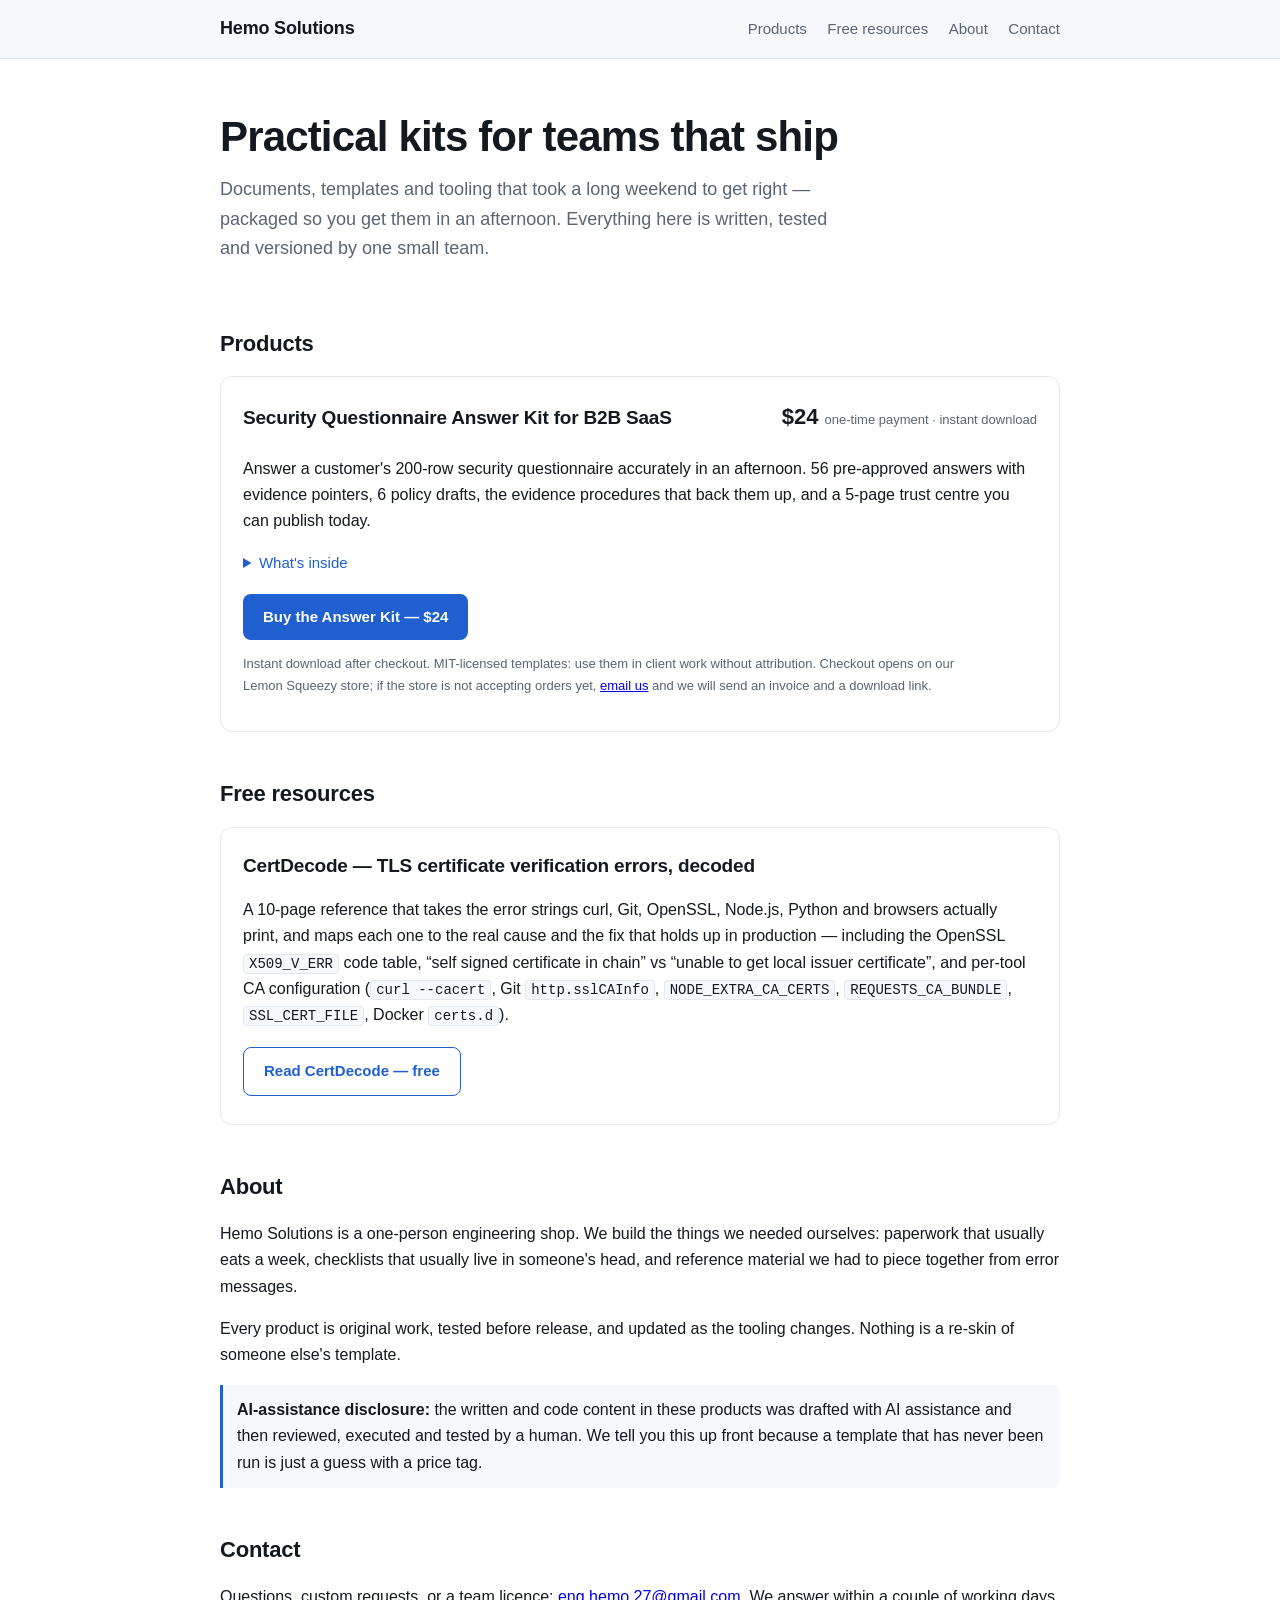
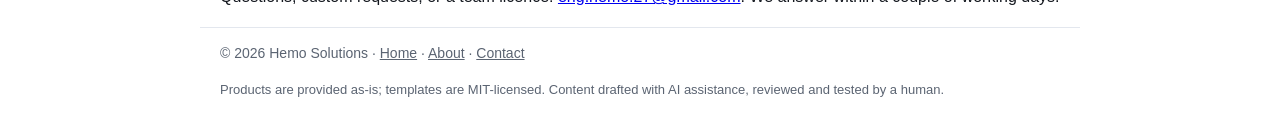
<file: index.html>
<!doctype html>
<html lang="en">
<head>
<meta charset="utf-8">
<meta name="viewport" content="width=device-width, initial-scale=1">
<title>Hemo Solutions — practical kits for teams that ship</title>
<meta name="description" content="Ready-to-use security, DevOps and engineering kits built and tested by one small team. Buy once, use forever.">
<link rel="stylesheet" href="styles.css">
</head>
<body>
<header>
  <div class="wrap">
    <a class="brand" href="index.html">Hemo&nbsp;Solutions</a>
    <nav>
      <a href="#products">Products</a>
      <a href="#free">Free resources</a>
      <a href="#about">About</a>
      <a href="#contact">Contact</a>
    </nav>
  </div>
</header>

<main class="wrap">
  <section class="hero">
    <h1>Practical kits for teams that ship</h1>
    <p class="lede">Documents, templates and tooling that took a long weekend to get right — packaged
    so you get them in an afternoon. Everything here is written, tested and versioned by one small team.</p>
  </section>

  <section id="products">
    <h2>Products</h2>

    <article class="card">
      <div class="card-head">
        <h3>Security Questionnaire Answer Kit for B2B SaaS</h3>
        <p class="price">$24 <span class="note">one-time payment · instant download</span></p>
      </div>
      <p>Answer a customer's 200-row security questionnaire accurately in an afternoon. 56
      pre-approved answers with evidence pointers, 6 policy drafts, the evidence procedures that back
      them up, and a 5-page trust centre you can publish today.</p>
      <details>
        <summary>What's inside</summary>
        <ul>
          <li><strong>56 pre-written answers</strong> across 12 domains — governance, access control,
          data protection, encryption, vulnerability management, logging &amp; monitoring, change
          management, incident response, availability &amp; continuity, vendor risk, personnel,
          physical security. Every entry carries the evidence to attach, what to say when the honest
          answer is “not yet”, and which rows to escalate instead of answering.</li>
          <li><strong>6 policy drafts</strong> — access control, change management, vendor assessment,
          incident response, data protection, availability.</li>
          <li><strong>Evidence procedures + logs</strong> — access-review log, change-management
          procedure, vendor register and assessment template (CSV).</li>
          <li><strong>3 checklists</strong> — questionnaire triage, pre-audit readiness, quarterly
          operations.</li>
          <li><strong>5-page trust centre</strong> you can publish as a static site.</li>
          <li><strong>GitHub Actions workflow</strong> that exports evidence from your repo on a
          schedule.</li>
        </ul>
      </details>
      <p class="cta">
        <a class="btn" href="https://hemosolutions.lemonsqueezy.com" rel="noopener">Buy the Answer Kit — $24</a>
      </p>
      <p class="fine">Instant download after checkout. MIT-licensed templates: use them in client work
      without attribution. Checkout opens on our Lemon&nbsp;Squeezy store; if the store is not
      accepting orders yet, <a href="mailto:eng.hemo.27@gmail.com">email us</a> and we will send an
      invoice and a download link.</p>
    </article>
  </section>

  <section id="free">
    <h2>Free resources</h2>
    <article class="card">
      <h3>CertDecode — TLS certificate verification errors, decoded</h3>
      <p>A 10-page reference that takes the error strings curl, Git, OpenSSL, Node.js, Python and
      browsers actually print, and maps each one to the real cause and the fix that holds up in
      production — including the OpenSSL <code>X509_V_ERR</code> code table, “self signed certificate
      in chain” vs “unable to get local issuer certificate”, and per-tool CA configuration
      (<code>curl --cacert</code>, Git <code>http.sslCAInfo</code>, <code>NODE_EXTRA_CA_CERTS</code>,
      <code>REQUESTS_CA_BUNDLE</code>, <code>SSL_CERT_FILE</code>, Docker <code>certs.d</code>).</p>
      <p class="cta"><a class="btn ghost" href="https://hemoeshock.github.io/hemosolutions/certdecode/"
        rel="noopener">Read CertDecode — free</a></p>
    </article>
  </section>

  <section id="about">
    <h2>About</h2>
    <p>Hemo Solutions is a one-person engineering shop. We build the things we needed ourselves:
    paperwork that usually eats a week, checklists that usually live in someone's head, and
    reference material we had to piece together from error messages.</p>
    <p>Every product is original work, tested before release, and updated as the tooling changes.
    Nothing is a re-skin of someone else's template.</p>
    <p class="disclosure"><strong>AI-assistance disclosure:</strong> the written and code content in
    these products was drafted with AI assistance and then reviewed, executed and tested by a human.
    We tell you this up front because a template that has never been run is just a guess with a
    price tag.</p>
  </section>

  <section id="contact">
    <h2>Contact</h2>
    <p>Questions, custom requests, or a team licence: <a href="mailto:eng.hemo.27@gmail.com">eng.hemo.27@gmail.com</a>.
    We answer within a couple of working days.</p>
  </section>
</main>

<footer class="wrap">
  <p>© 2026 Hemo Solutions · <a href="index.html">Home</a> · <a href="#about">About</a> ·
  <a href="#contact">Contact</a></p>
  <p class="fine">Products are provided as-is; templates are MIT-licensed. Content drafted with AI
  assistance, reviewed and tested by a human.</p>
</footer>
</body>
</html>
</file>
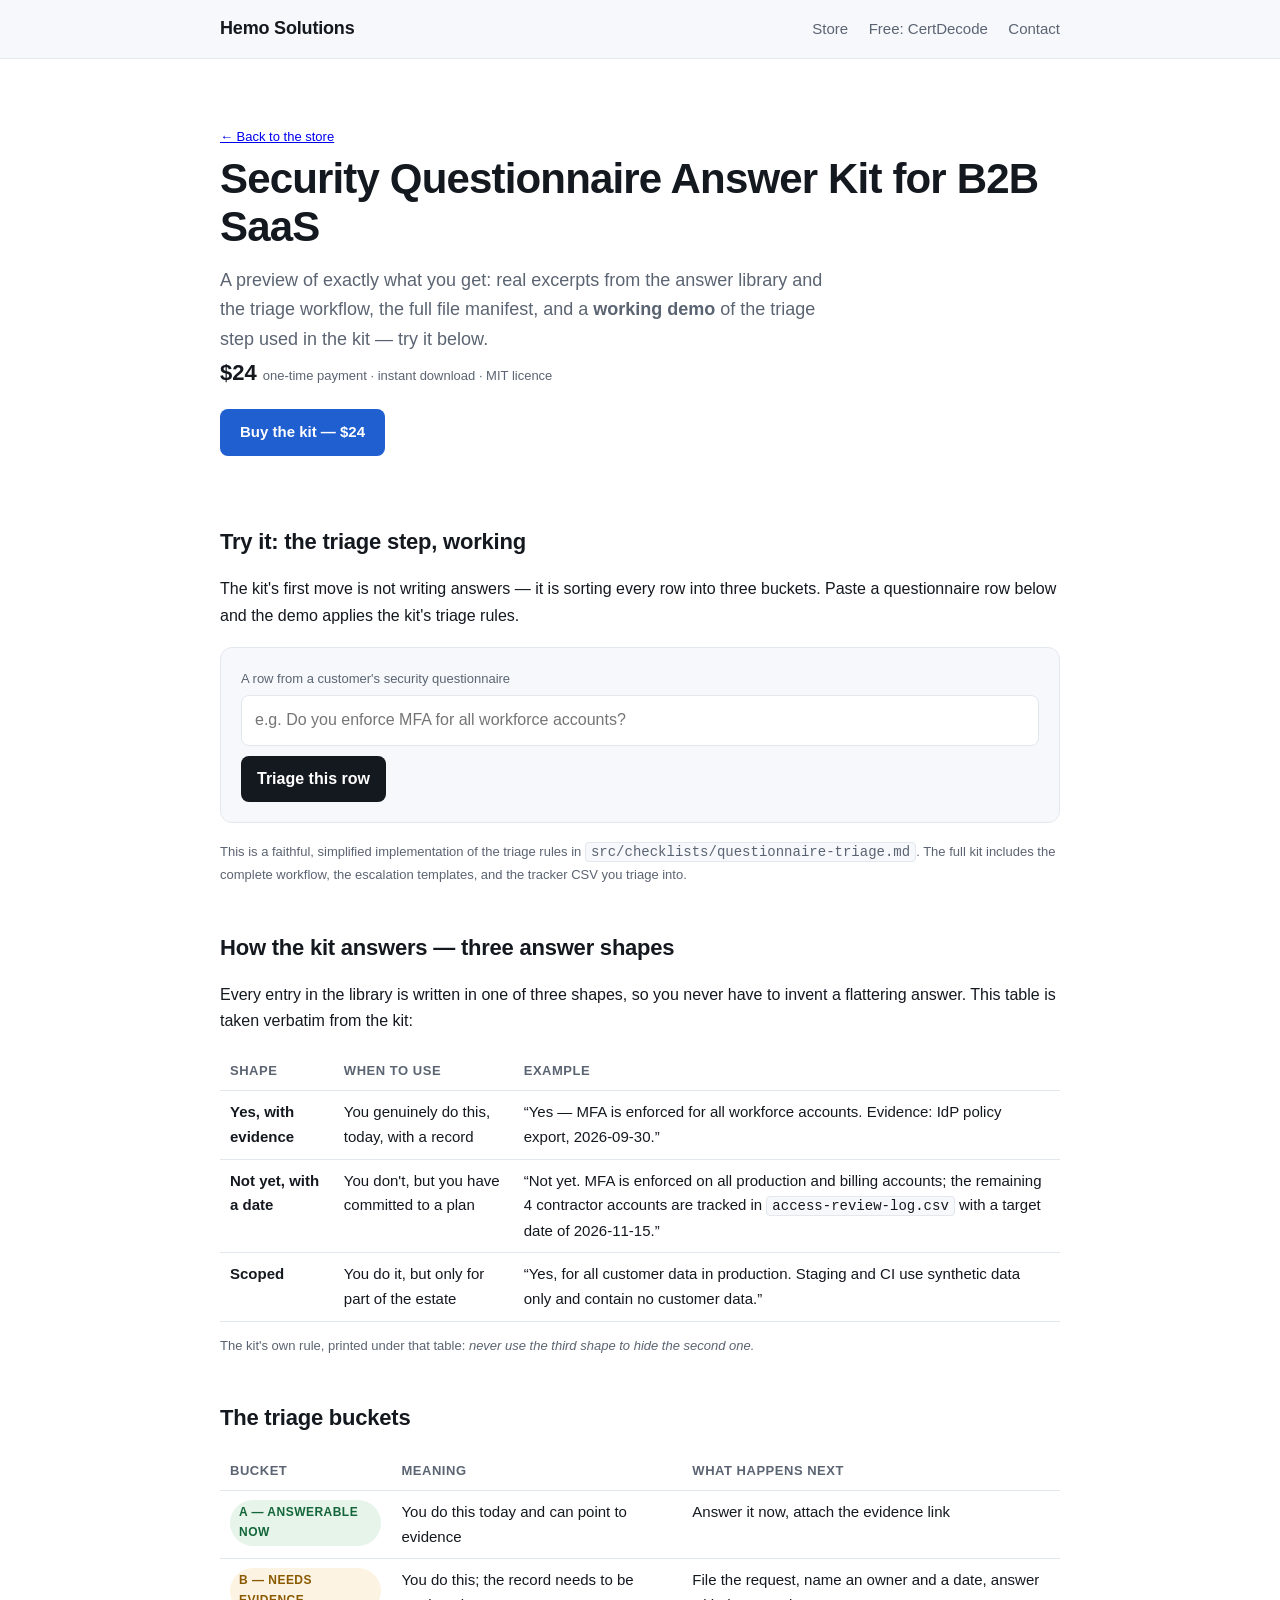
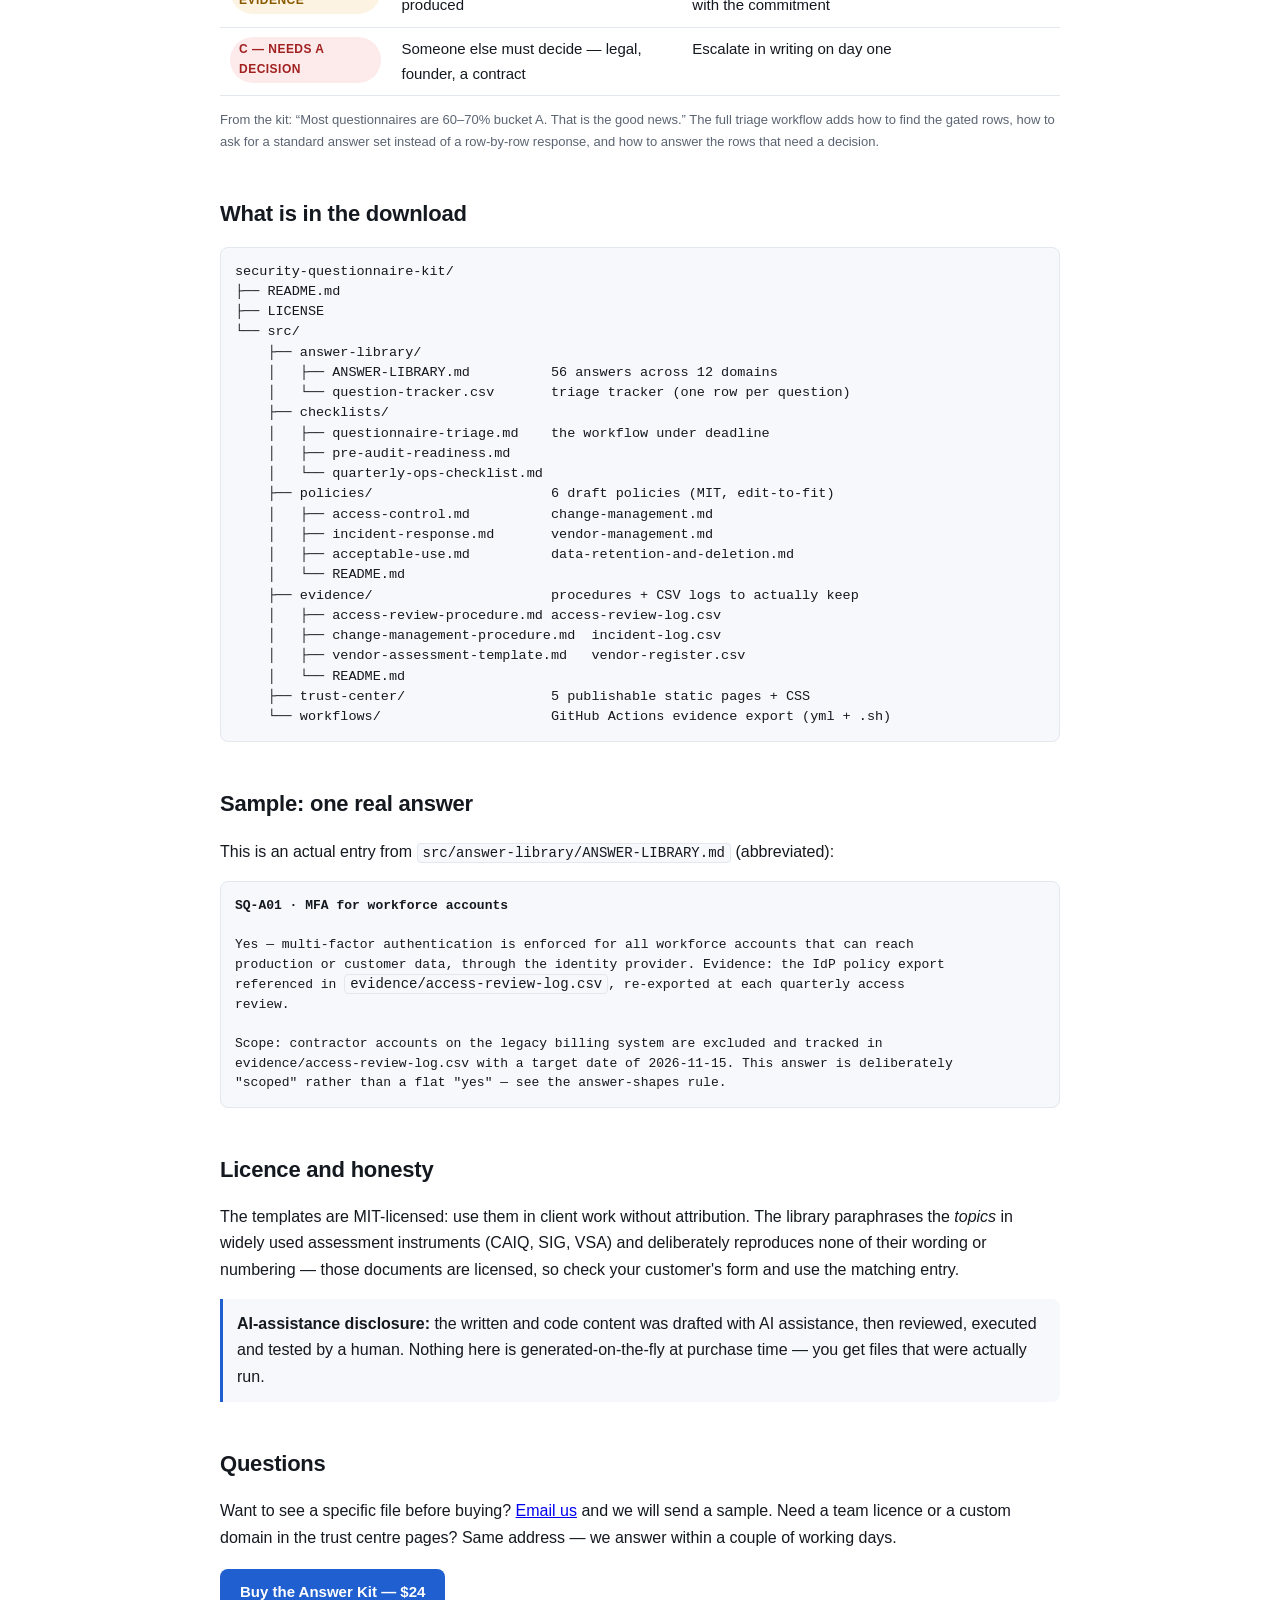
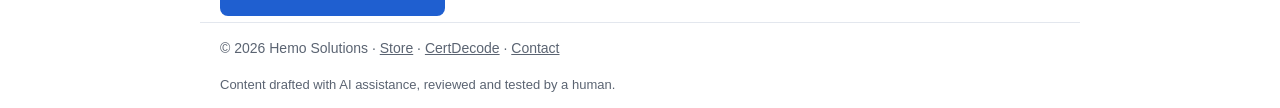
<file: answer-kit/index.html>
<!doctype html>
<html lang="en">
<head>
<meta charset="utf-8">
<meta name="viewport" content="width=device-width, initial-scale=1">
<title>Security Questionnaire Answer Kit — product preview &amp; live demo</title>
<meta name="description" content="See exactly what is inside the Security Questionnaire Answer Kit for B2B SaaS: 56 pre-approved answers with evidence pointers, policy drafts, evidence procedures, checklists and a publishable trust centre. Includes a working triage demo.">
<link rel="stylesheet" href="../styles.css">
<style>
  .demo { border: 1px solid var(--line); border-radius: 12px; padding: 20px; background: var(--soft); margin: 18px 0; }
  .demo input[type=text] { width: 100%; padding: 11px 13px; border: 1px solid var(--line); border-radius: 8px; font: inherit; background: #fff; }
  .demo button { margin-top: 10px; background: var(--ink); color: #fff; border: 0; border-radius: 8px; padding: 10px 16px; font: inherit; font-weight: 600; cursor: pointer; }
  .verdict { margin-top: 14px; padding: 14px 16px; border-radius: 8px; background: #fff; border-left: 4px solid var(--accent); display: none; }
  .verdict h4 { margin: 0 0 6px; font-size: 15px; }
  .verdict p { margin: 0 0 6px; font-size: 14px; color: var(--muted); }
  .tag { display: inline-block; font-size: 12px; font-weight: 700; letter-spacing: .04em; text-transform: uppercase; padding: 3px 9px; border-radius: 999px; }
  .tag.a { background: #e6f4ea; color: #14663a; }
  .tag.b { background: #fdf3e2; color: #8a5a00; }
  .tag.c { background: #fdeaea; color: #a12020; }
  pre { background: var(--soft); border: 1px solid var(--line); border-radius: 8px; padding: 14px; overflow-x: auto; font-size: 13px; line-height: 1.5; }
  table { border-collapse: collapse; width: 100%; font-size: 15px; margin: 12px 0; }
  th, td { text-align: left; padding: 9px 10px; border-bottom: 1px solid var(--line); vertical-align: top; }
  th { font-size: 13px; text-transform: uppercase; letter-spacing: .04em; color: var(--muted); }
  .tree { font-size: 13.5px; }
</style>
</head>
<body>
<header>
  <div class="wrap">
    <a class="brand" href="../index.html">Hemo&nbsp;Solutions</a>
    <nav>
      <a href="../index.html">Store</a>
      <a href="../certdecode/">Free: CertDecode</a>
      <a href="../index.html#contact">Contact</a>
    </nav>
  </div>
</header>

<main class="wrap">
  <section class="hero">
    <p class="fine" style="margin-bottom:8px"><a href="../index.html">← Back to the store</a></p>
    <h1>Security Questionnaire Answer Kit for B2B SaaS</h1>
    <p class="lede">A preview of exactly what you get: real excerpts from the answer library and the
    triage workflow, the full file manifest, and a <strong>working demo</strong> of the triage step
    used in the kit — try it below.</p>
    <p class="price">$24 <span class="note">one-time payment · instant download · MIT licence</span></p>
    <p class="cta"><a class="btn" href="https://hemosolutions.lemonsqueezy.com" rel="noopener">Buy the kit — $24</a></p>
  </section>

  <section>
    <h2>Try it: the triage step, working</h2>
    <p>The kit's first move is not writing answers — it is sorting every row into three buckets.
    Paste a questionnaire row below and the demo applies the kit's triage rules.</p>
    <div class="demo">
      <label for="q" class="fine" style="display:block;margin-bottom:6px">A row from a customer's security questionnaire</label>
      <input id="q" type="text" placeholder="e.g. Do you enforce MFA for all workforce accounts?" autocomplete="off">
      <button onclick="triage()">Triage this row</button>
      <div class="verdict" id="v"></div>
    </div>
    <p class="fine">This is a faithful, simplified implementation of the triage rules in
    <code>src/checklists/questionnaire-triage.md</code>. The full kit includes the complete workflow,
    the escalation templates, and the tracker CSV you triage into.</p>
  </section>

  <section>
    <h2>How the kit answers — three answer shapes</h2>
    <p>Every entry in the library is written in one of three shapes, so you never have to invent a
    flattering answer. This table is taken verbatim from the kit:</p>
    <table>
      <tr><th>Shape</th><th>When to use</th><th>Example</th></tr>
      <tr><td><strong>Yes, with evidence</strong></td><td>You genuinely do this, today, with a record</td>
        <td>“Yes — MFA is enforced for all workforce accounts. Evidence: IdP policy export, 2026-09-30.”</td></tr>
      <tr><td><strong>Not yet, with a date</strong></td><td>You don't, but you have committed to a plan</td>
        <td>“Not yet. MFA is enforced on all production and billing accounts; the remaining 4 contractor accounts are tracked in <code>access-review-log.csv</code> with a target date of 2026-11-15.”</td></tr>
      <tr><td><strong>Scoped</strong></td><td>You do it, but only for part of the estate</td>
        <td>“Yes, for all customer data in production. Staging and CI use synthetic data only and contain no customer data.”</td></tr>
    </table>
    <p class="fine">The kit's own rule, printed under that table: <em>never use the third shape to hide
    the second one.</em></p>
  </section>

  <section>
    <h2>The triage buckets</h2>
    <table>
      <tr><th>Bucket</th><th>Meaning</th><th>What happens next</th></tr>
      <tr><td><span class="tag a">A — answerable now</span></td><td>You do this today and can point to evidence</td><td>Answer it now, attach the evidence link</td></tr>
      <tr><td><span class="tag b">B — needs evidence</span></td><td>You do this; the record needs to be produced</td><td>File the request, name an owner and a date, answer with the commitment</td></tr>
      <tr><td><span class="tag c">C — needs a decision</span></td><td>Someone else must decide — legal, founder, a contract</td><td>Escalate in writing on day one</td></tr>
    </table>
    <p class="fine">From the kit: “Most questionnaires are 60–70% bucket A. That is the good news.”
    The full triage workflow adds how to find the gated rows, how to ask for a standard answer set
    instead of a row-by-row response, and how to answer the rows that need a decision.</p>
  </section>

  <section>
    <h2>What is in the download</h2>
    <pre class="tree">security-questionnaire-kit/
├── README.md
├── LICENSE
└── src/
    ├── answer-library/
    │   ├── ANSWER-LIBRARY.md          56 answers across 12 domains
    │   └── question-tracker.csv       triage tracker (one row per question)
    ├── checklists/
    │   ├── questionnaire-triage.md    the workflow under deadline
    │   ├── pre-audit-readiness.md
    │   └── quarterly-ops-checklist.md
    ├── policies/                      6 draft policies (MIT, edit-to-fit)
    │   ├── access-control.md          change-management.md
    │   ├── incident-response.md       vendor-management.md
    │   ├── acceptable-use.md          data-retention-and-deletion.md
    │   └── README.md
    ├── evidence/                      procedures + CSV logs to actually keep
    │   ├── access-review-procedure.md access-review-log.csv
    │   ├── change-management-procedure.md  incident-log.csv
    │   ├── vendor-assessment-template.md   vendor-register.csv
    │   └── README.md
    ├── trust-center/                  5 publishable static pages + CSS
    └── workflows/                     GitHub Actions evidence export (yml + .sh)</pre>
  </section>

  <section>
    <h2>Sample: one real answer</h2>
    <p>This is an actual entry from <code>src/answer-library/ANSWER-LIBRARY.md</code> (abbreviated):</p>
    <pre><strong>SQ-A01 · MFA for workforce accounts</strong>

Yes — multi-factor authentication is enforced for all workforce accounts that can reach
production or customer data, through the identity provider. Evidence: the IdP policy export
referenced in <code>evidence/access-review-log.csv</code>, re-exported at each quarterly access
review.

Scope: contractor accounts on the legacy billing system are excluded and tracked in
evidence/access-review-log.csv with a target date of 2026-11-15. This answer is deliberately
"scoped" rather than a flat "yes" — see the answer-shapes rule.</pre>
  </section>

  <section>
    <h2>Licence and honesty</h2>
    <p>The templates are MIT-licensed: use them in client work without attribution. The library
    paraphrases the <em>topics</em> in widely used assessment instruments (CAIQ, SIG, VSA) and
    deliberately reproduces none of their wording or numbering — those documents are licensed, so
    check your customer's form and use the matching entry.</p>
    <p class="disclosure"><strong>AI-assistance disclosure:</strong> the written and code content was
    drafted with AI assistance, then reviewed, executed and tested by a human. Nothing here is
    generated-on-the-fly at purchase time — you get files that were actually run.</p>
  </section>

  <section>
    <h2>Questions</h2>
    <p>Want to see a specific file before buying? <a href="mailto:eng.hemo.27@gmail.com">Email us</a>
    and we will send a sample. Need a team licence or a custom domain in the trust centre pages?
    Same address — we answer within a couple of working days.</p>
    <p class="cta"><a class="btn" href="https://hemosolutions.lemonsqueezy.com" rel="noopener">Buy the Answer Kit — $24</a></p>
  </section>
</main>

<footer class="wrap">
  <p>© 2026 Hemo Solutions · <a href="../index.html">Store</a> · <a href="../certdecode/">CertDecode</a> ·
  <a href="../index.html#contact">Contact</a></p>
  <p class="fine">Content drafted with AI assistance, reviewed and tested by a human.</p>
</footer>

<script>
function triage() {
  var q = document.getElementById('q').value.trim();
  var v = document.getElementById('v');
  if (!q) { v.style.display = 'block'; v.innerHTML = '<h4>Paste a row first</h4><p>The kit triages one row at a time — type or paste any questionnaire question.</p>'; return; }
  var s = q.toLowerCase();
  var bucket, head, body;
  if (/(mfa|multi-factor|2fa|two-factor|encrypt|encryption|backup|logging|monitor|incident response|patch|vulnerability|antivirus|edr|access control|least privilege)/.test(s)) {
    bucket = 'a'; head = 'A — answerable now';
    body = 'This is a control you almost certainly already have. Answer it with the evidence pointer (an IdP policy export, a config screenshot, a log sample) — if the record does not exist yet, move it to bucket B rather than claiming it.';
  } else if (/(vendor|third[- ]party|processor|subprocessor|dpa|data retention|delete|deletion|breach|notify|notification|training|awareness|audit|insurance|certif|attest)/.test(s)) {
    bucket = 'b'; head = 'B — needs evidence (or a decision)';
    body = 'Usually answerable, but the record has to be produced first: a vendor register entry, a DPA, a retention rule, a training log. File the request, name an owner and a date, and answer with the commitment.';
  } else if (/(contract|legal|board|founder|ownership|liability|insurance|cease|termination|jurisdiction)/.test(s)) {
    bucket = 'c'; head = 'C — needs a decision';
    body = 'Somebody else must decide this — legal, the founder, or a contract term. Escalate in writing on day one with the exact question and a deadline. Answering it yourself here is how commitments get made that the business cannot keep.';
  } else {
    bucket = 'b'; head = 'B — needs evidence (default)';
    body = 'No control keyword matched, so treat it as a record you must produce. The kit’s default for an unfamiliar row is bucket B: name an owner, attach what exists, and give a date.';
  }
  v.style.display = 'block';
  v.innerHTML = '<h4><span class="tag ' + bucket + '">' + head + '</span></h4>' +
    '<p>' + body + '</p>' +
    '<p><strong>Next step in the kit:</strong> copy the row into <code>question-tracker.csv</code> and fill the owner and date columns. Most questionnaires are 60–70% bucket A.</p>';
}
document.getElementById('q').addEventListener('keydown', function (e) { if (e.key === 'Enter') triage(); });
</script>
</body>
</html>
</file>
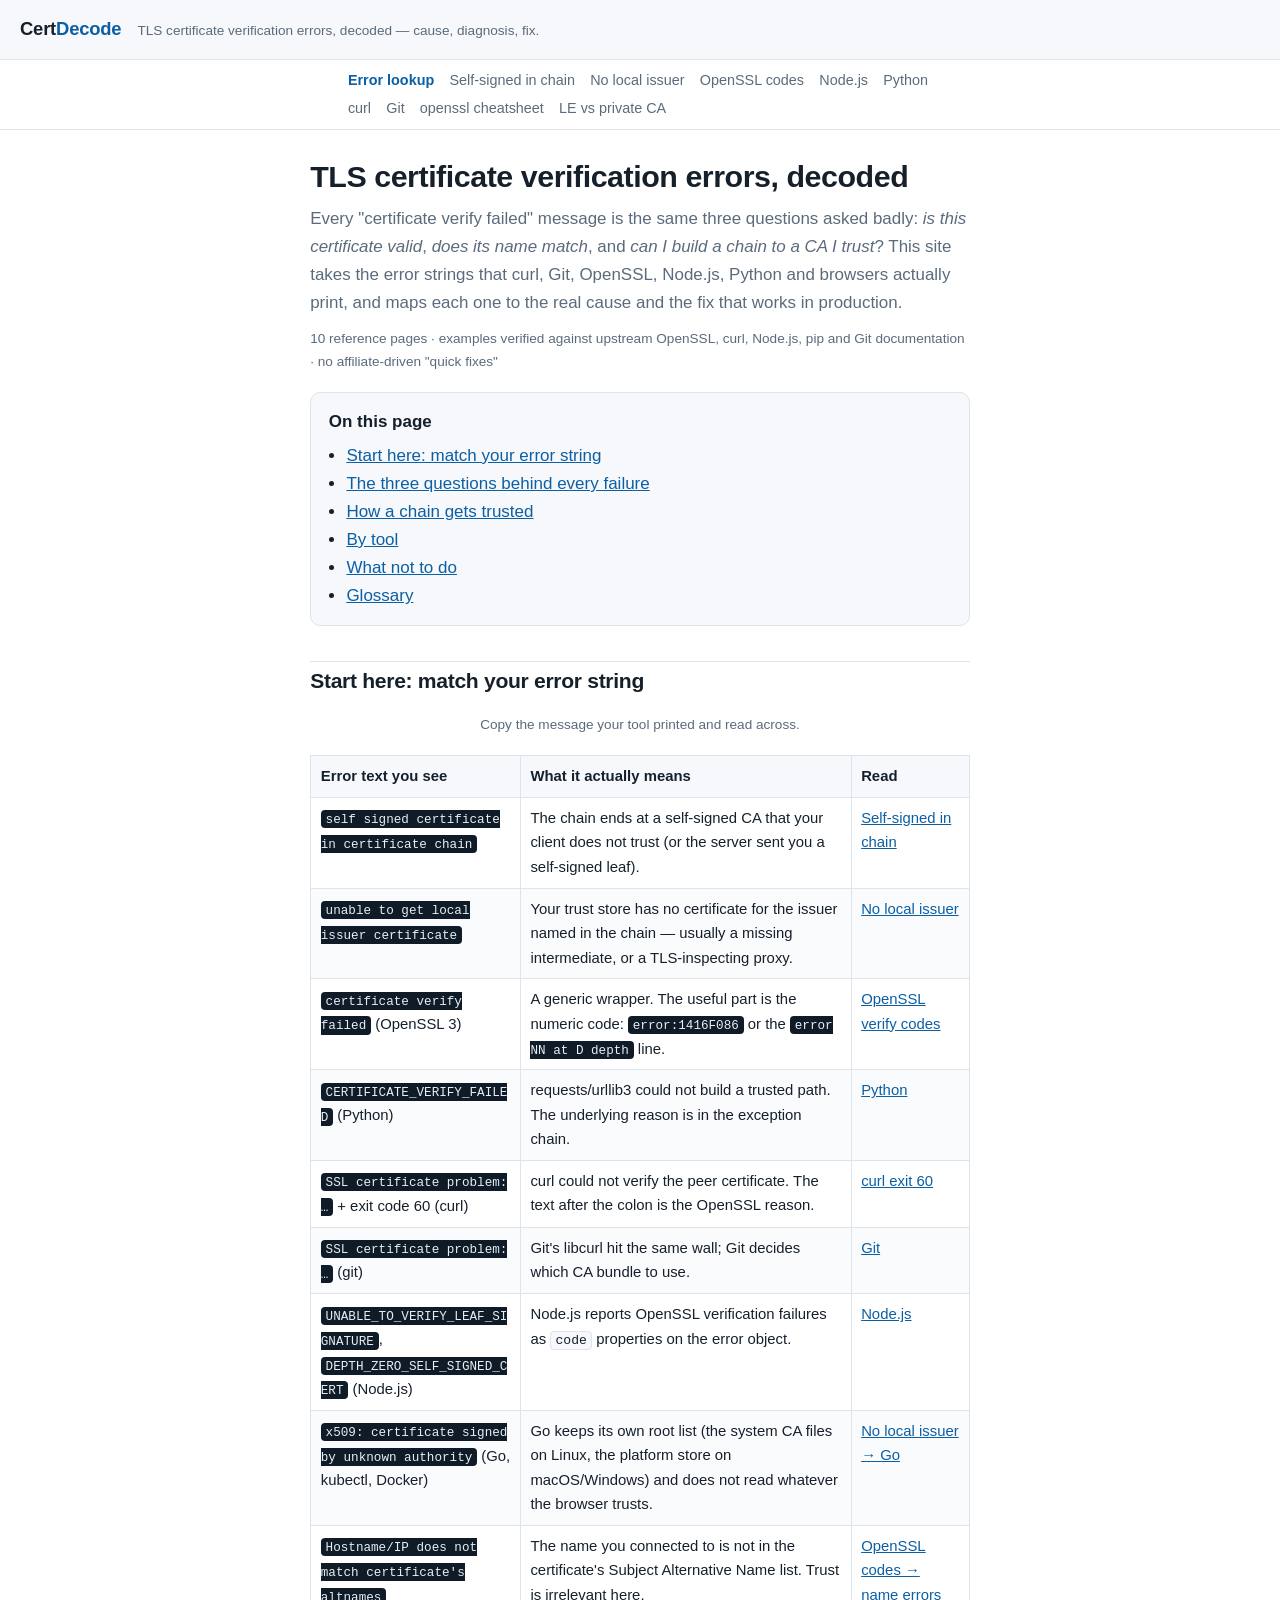
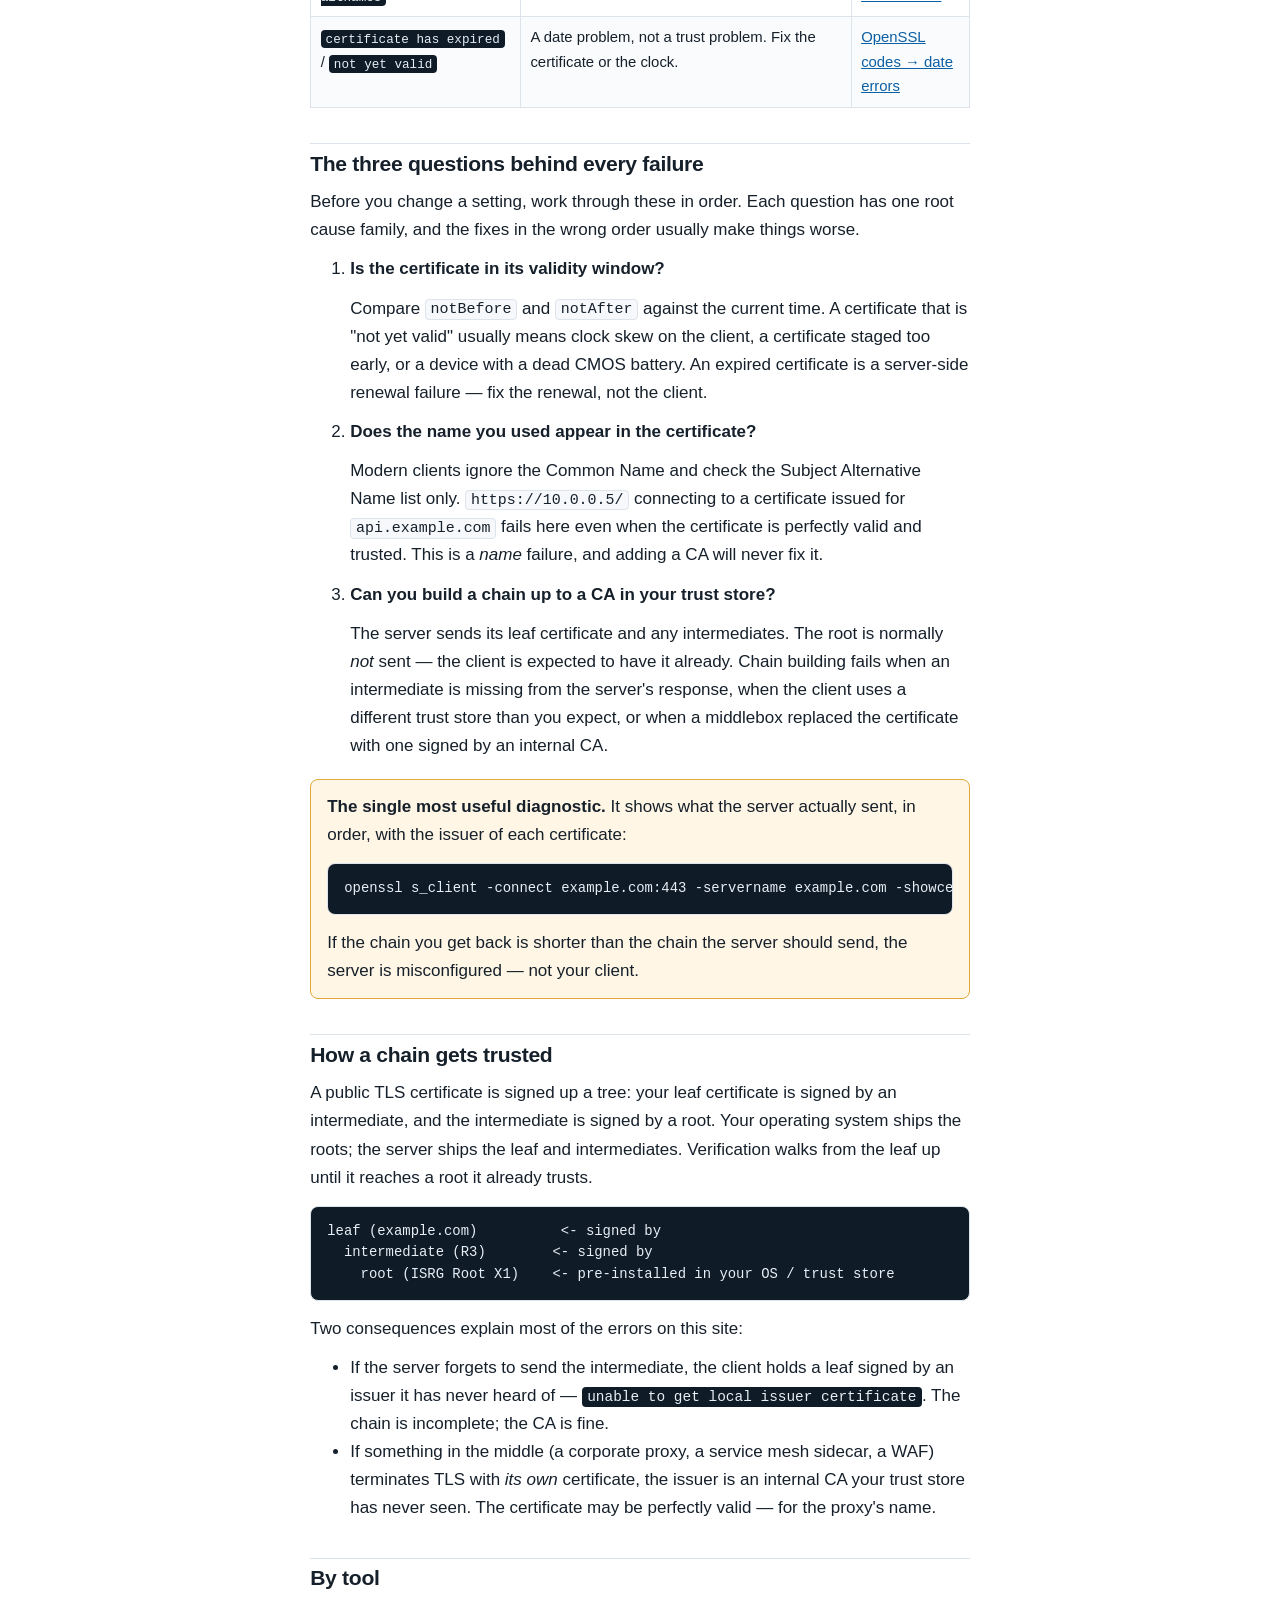
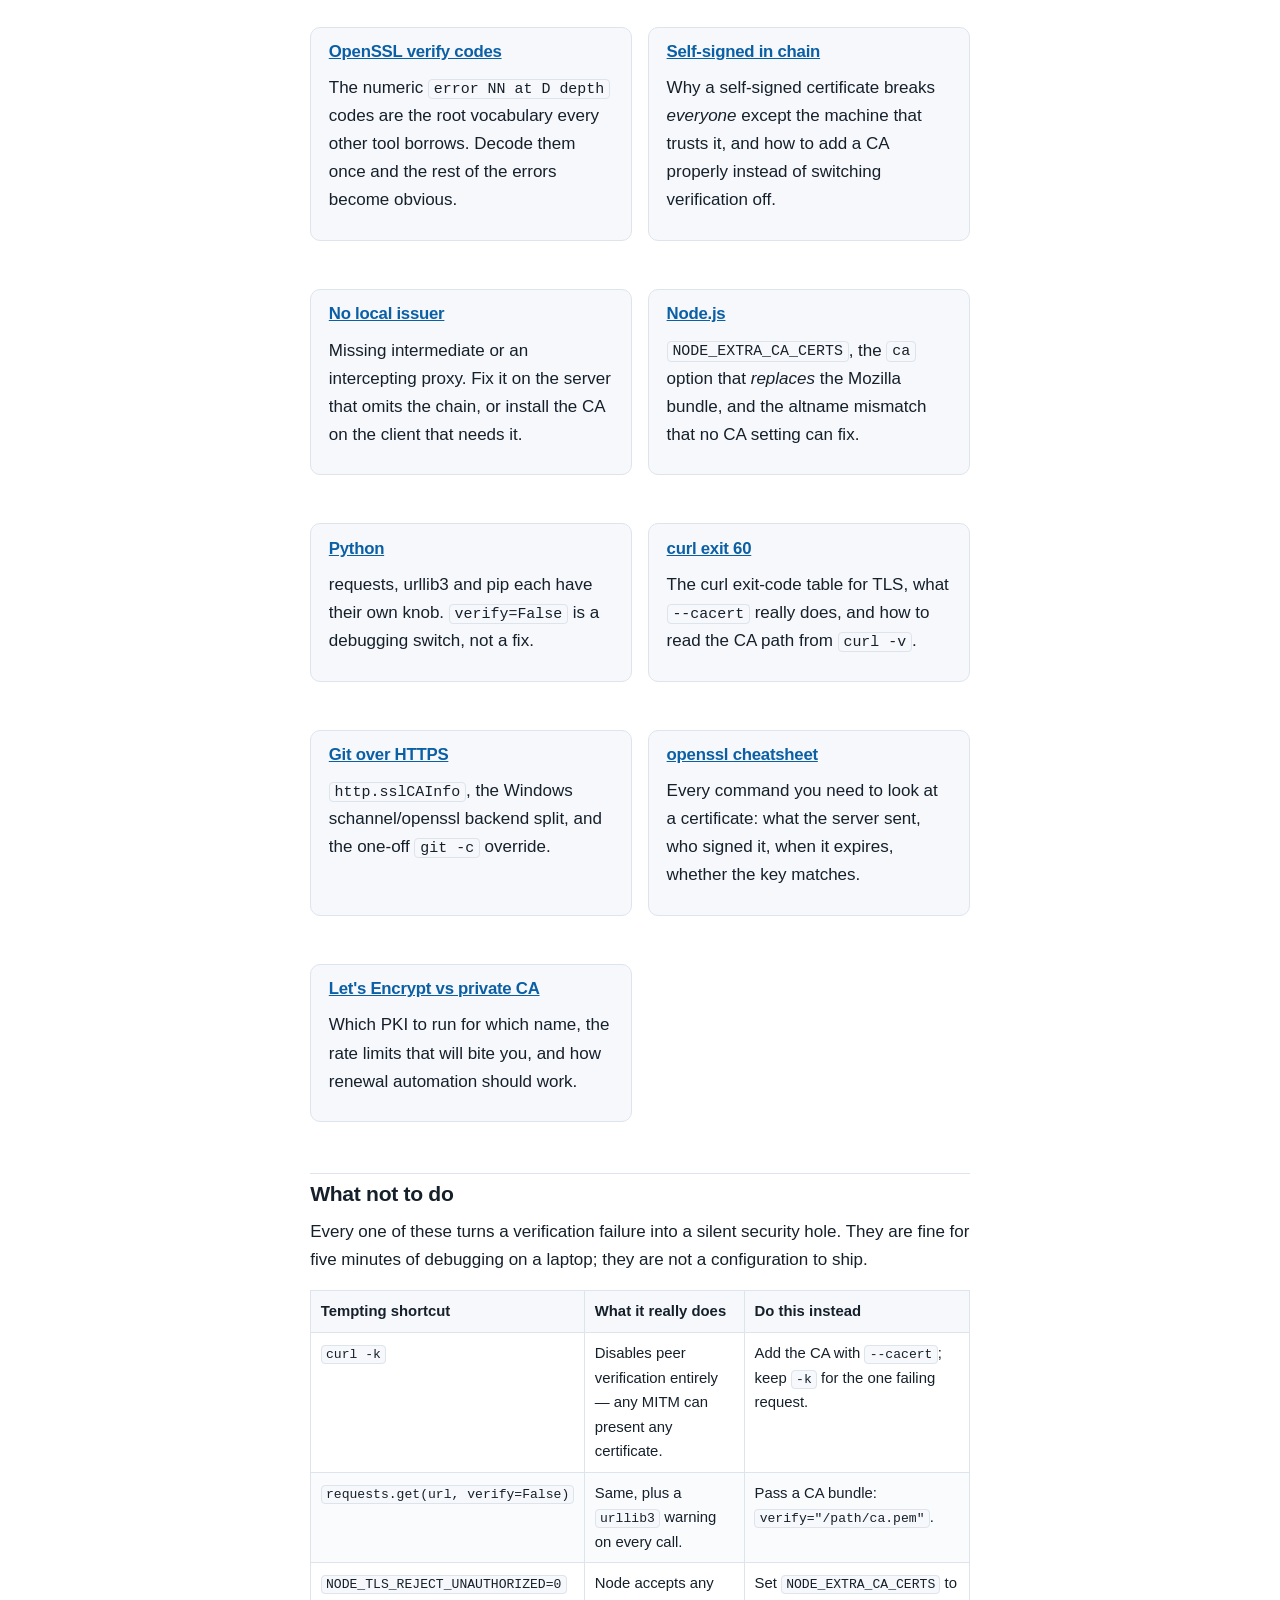
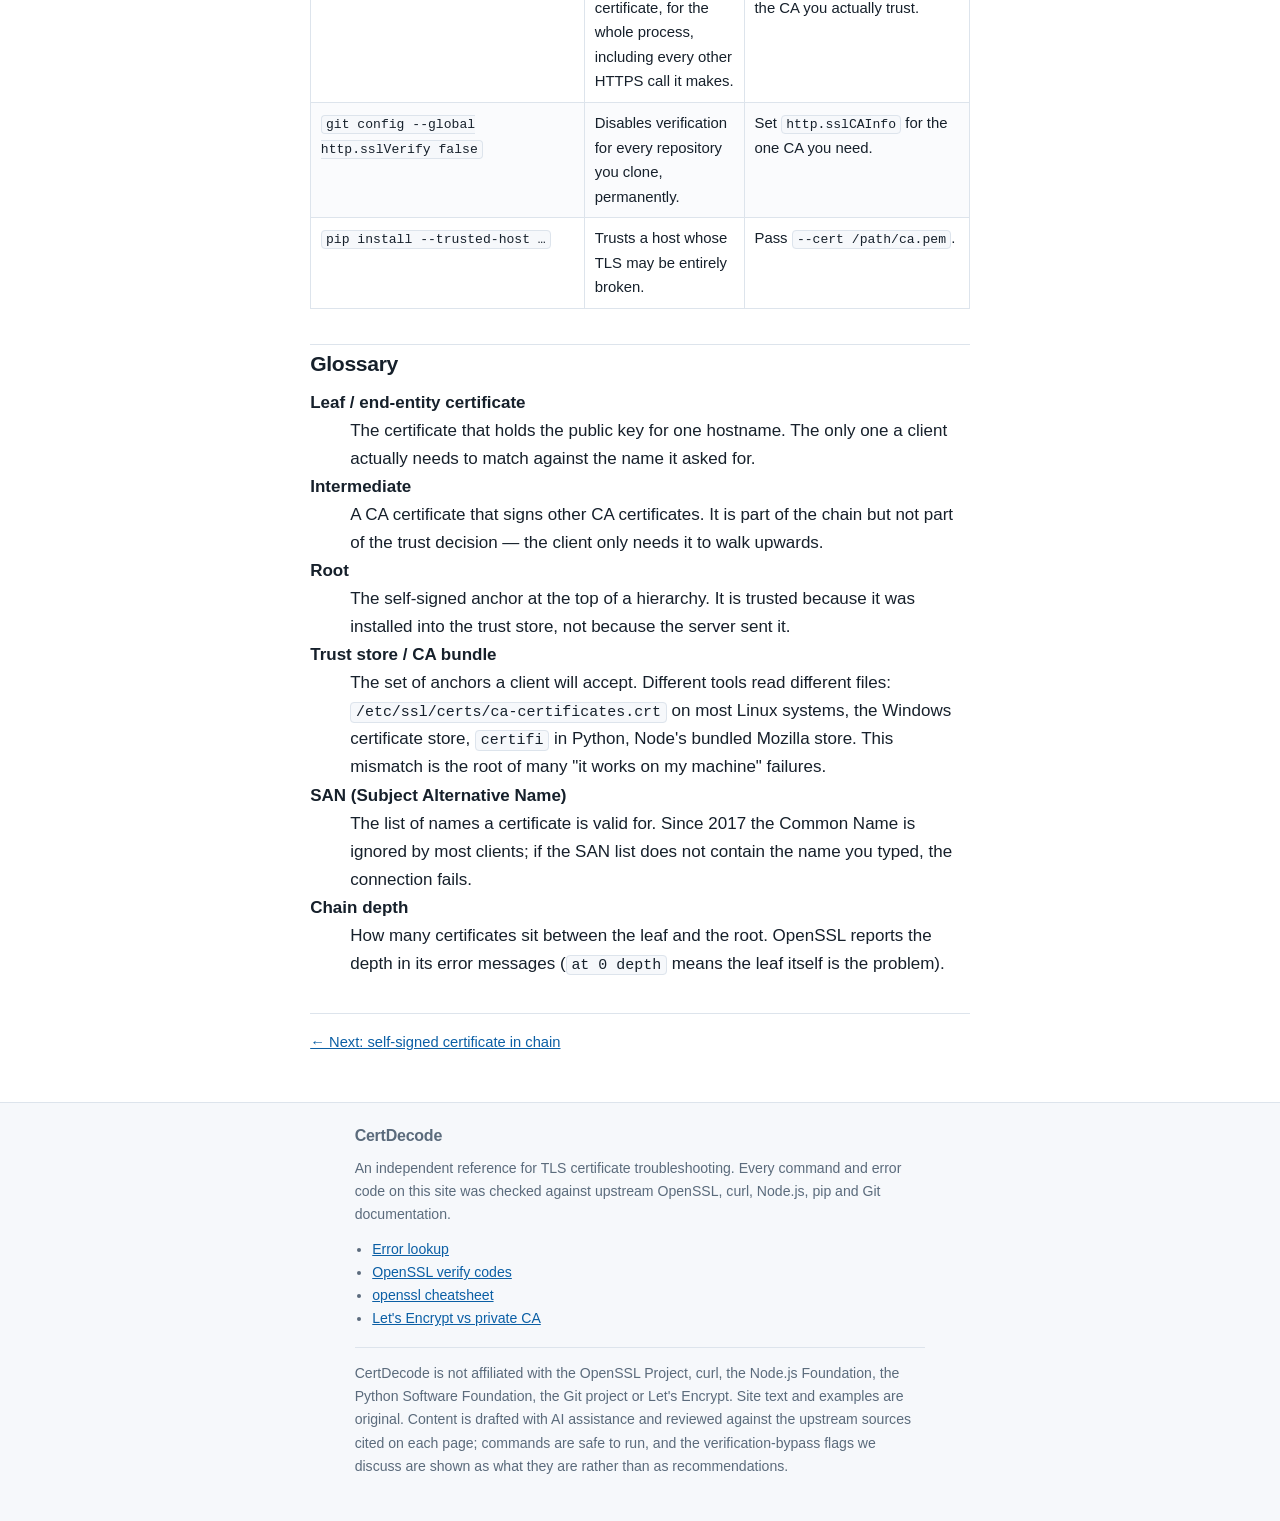
<file: certdecode/index.html>
<!DOCTYPE html>
<html lang="en">
<head>
<meta charset="utf-8">
<meta name="viewport" content="width=device-width, initial-scale=1">
<title>TLS certificate errors, decoded — lookup table for 9 common verification failures</title>
<meta name="description" content="A plain-English lookup for TLS certificate verification errors: self-signed chain, unable to get local issuer certificate, OpenSSL verify codes, curl exit 60, Node.js, Python and Git — with the correct fix for each.">
<link rel="canonical" href="https://hemoeshock.github.io/hemosolutions/certdecode/index.html">
<link rel="stylesheet" href="styles.css">
</head>
<body>
<a class="skip" href="#main">Skip to content</a>

<header class="site-header">
  <div class="wrap">
    <a class="brand" href="index.html">Cert<span>Decode</span></a>
    <p class="tagline">TLS certificate verification errors, decoded — cause, diagnosis, fix.</p>
  </div>
</header>

<nav class="site" aria-label="Sections">
  <ul>
    <li><a href="index.html" aria-current="page">Error lookup</a></li>
    <li><a href="self-signed-certificate-in-chain.html">Self-signed in chain</a></li>
    <li><a href="unable-to-get-local-issuer-certificate.html">No local issuer</a></li>
    <li><a href="openssl-verify-error-codes.html">OpenSSL codes</a></li>
    <li><a href="node-js-tls-certificate-errors.html">Node.js</a></li>
    <li><a href="python-certificate-verify-failed.html">Python</a></li>
    <li><a href="curl-error-60.html">curl</a></li>
    <li><a href="git-ssl-certificate-problem.html">Git</a></li>
    <li><a href="openssl-inspect-certificate.html">openssl cheatsheet</a></li>
    <li><a href="lets-encrypt-vs-private-ca.html">LE vs private CA</a></li>
  </ul>
</nav>

<main id="main">

<h1>TLS certificate verification errors, decoded</h1>
<p class="lede">Every "certificate verify failed" message is the same three questions asked badly: <em>is this certificate valid</em>, <em>does its name match</em>, and <em>can I build a chain to a CA I trust</em>? This site takes the error strings that curl, Git, OpenSSL, Node.js, Python and browsers actually print, and maps each one to the real cause and the fix that works in production.</p>
<p class="meta">10 reference pages &middot; examples verified against upstream OpenSSL, curl, Node.js, pip and Git documentation &middot; no affiliate-driven "quick fixes"</p>

<div class="toc">
  <p>On this page</p>
  <ul>
    <li><a href="#lookup">Start here: match your error string</a></li>
    <li><a href="#three-questions">The three questions behind every failure</a></li>
    <li><a href="#chain">How a chain gets trusted</a></li>
    <li><a href="#tools">By tool</a></li>
    <li><a href="#avoid">What not to do</a></li>
    <li><a href="#glossary">Glossary</a></li>
  </ul>
</div>

<h2 id="lookup">Start here: match your error string</h2>

<table>
  <caption class="meta">Copy the message your tool printed and read across.</caption>
  <thead>
    <tr><th>Error text you see</th><th>What it actually means</th><th>Read</th></tr>
  </thead>
  <tbody>
    <tr>
      <td><span class="error-string">self signed certificate in certificate chain</span></td>
      <td>The chain ends at a self-signed CA that your client does not trust (or the server sent you a self-signed leaf).</td>
      <td><a href="self-signed-certificate-in-chain.html">Self-signed in chain</a></td>
    </tr>
    <tr>
      <td><span class="error-string">unable to get local issuer certificate</span></td>
      <td>Your trust store has no certificate for the issuer named in the chain — usually a missing intermediate, or a TLS-inspecting proxy.</td>
      <td><a href="unable-to-get-local-issuer-certificate.html">No local issuer</a></td>
    </tr>
    <tr>
      <td><span class="error-string">certificate verify failed</span> (OpenSSL&nbsp;3)</td>
      <td>A generic wrapper. The useful part is the numeric code: <span class="error-string">error:1416F086</span> or the <span class="error-string">error NN at D depth</span> line.</td>
      <td><a href="openssl-verify-error-codes.html">OpenSSL verify codes</a></td>
    </tr>
    <tr>
      <td><span class="error-string">CERTIFICATE_VERIFY_FAILED</span> (Python)</td>
      <td>requests/urllib3 could not build a trusted path. The underlying reason is in the exception chain.</td>
      <td><a href="python-certificate-verify-failed.html">Python</a></td>
    </tr>
    <tr>
      <td><span class="error-string">SSL certificate problem: …</span> + exit code&nbsp;60 (curl)</td>
      <td>curl could not verify the peer certificate. The text after the colon is the OpenSSL reason.</td>
      <td><a href="curl-error-60.html">curl exit 60</a></td>
    </tr>
    <tr>
      <td><span class="error-string">SSL certificate problem: …</span> (git)</td>
      <td>Git's libcurl hit the same wall; Git decides which CA bundle to use.</td>
      <td><a href="git-ssl-certificate-problem.html">Git</a></td>
    </tr>
    <tr>
      <td><span class="error-string">UNABLE_TO_VERIFY_LEAF_SIGNATURE</span>, <span class="error-string">DEPTH_ZERO_SELF_SIGNED_CERT</span> (Node.js)</td>
      <td>Node.js reports OpenSSL verification failures as <code>code</code> properties on the error object.</td>
      <td><a href="node-js-tls-certificate-errors.html">Node.js</a></td>
    </tr>
    <tr>
      <td><span class="error-string">x509: certificate signed by unknown authority</span> (Go, kubectl, Docker)</td>
      <td>Go keeps its own root list (the system CA files on Linux, the platform store on macOS/Windows) and does not read whatever the browser trusts.</td>
      <td><a href="unable-to-get-local-issuer-certificate.html#go">No local issuer &rarr; Go</a></td>
    </tr>
    <tr>
      <td><span class="error-string">Hostname/IP does not match certificate's altnames</span></td>
      <td>The name you connected to is not in the certificate's Subject Alternative Name list. Trust is irrelevant here.</td>
      <td><a href="openssl-verify-error-codes.html#names">OpenSSL codes &rarr; name errors</a></td>
    </tr>
    <tr>
      <td><span class="error-string">certificate has expired</span> / <span class="error-string">not yet valid</span></td>
      <td>A date problem, not a trust problem. Fix the certificate or the clock.</td>
      <td><a href="openssl-verify-error-codes.html#dates">OpenSSL codes &rarr; date errors</a></td>
    </tr>
  </tbody>
</table>

<!-- ADSENSE-SLOT -->

<h2 id="three-questions">The three questions behind every failure</h2>

<p>Before you change a setting, work through these in order. Each question has one root cause family, and the fixes in the wrong order usually make things worse.</p>

<ol>
  <li><strong>Is the certificate in its validity window?</strong>
    <p>Compare <code>notBefore</code> and <code>notAfter</code> against the current time. A certificate that is "not yet valid" usually means clock skew on the client, a certificate staged too early, or a device with a dead CMOS battery. An expired certificate is a server-side renewal failure — fix the renewal, not the client.</p>
  </li>
  <li><strong>Does the name you used appear in the certificate?</strong>
    <p>Modern clients ignore the Common Name and check the Subject Alternative Name list only. <code>https://10.0.0.5/</code> connecting to a certificate issued for <code>api.example.com</code> fails here even when the certificate is perfectly valid and trusted. This is a <em>name</em> failure, and adding a CA will never fix it.</p>
  </li>
  <li><strong>Can you build a chain up to a CA in your trust store?</strong>
    <p>The server sends its leaf certificate and any intermediates. The root is normally <em>not</em> sent — the client is expected to have it already. Chain building fails when an intermediate is missing from the server's response, when the client uses a different trust store than you expect, or when a middlebox replaced the certificate with one signed by an internal CA.</p>
  </li>
</ol>

<div class="callout">
  <p><strong>The single most useful diagnostic.</strong> It shows what the server actually sent, in order, with the issuer of each certificate:</p>
<pre><code>openssl s_client -connect example.com:443 -servername example.com -showcerts &lt;/dev/null</code></pre>
  <p>If the chain you get back is shorter than the chain the server should send, the server is misconfigured — not your client.</p>
</div>

<h2 id="chain">How a chain gets trusted</h2>

<p>A public TLS certificate is signed up a tree: your leaf certificate is signed by an intermediate, and the intermediate is signed by a root. Your operating system ships the roots; the server ships the leaf and intermediates. Verification walks from the leaf up until it reaches a root it already trusts.</p>

<pre><code>leaf (example.com)          &lt;- signed by
  intermediate (R3)        &lt;- signed by
    root (ISRG Root X1)    &lt;- pre-installed in your OS / trust store</code></pre>

<p>Two consequences explain most of the errors on this site:</p>
<ul>
  <li>If the server forgets to send the intermediate, the client holds a leaf signed by an issuer it has never heard of — <span class="error-string">unable to get local issuer certificate</span>. The chain is incomplete; the CA is fine.</li>
  <li>If something in the middle (a corporate proxy, a service mesh sidecar, a WAF) terminates TLS with <em>its own</em> certificate, the issuer is an internal CA your trust store has never seen. The certificate may be perfectly valid — for the proxy's name.</li>
</ul>

<h2 id="tools">By tool</h2>

<div class="grid">
  <div class="card">
    <h3><a href="openssl-verify-error-codes.html">OpenSSL verify codes</a></h3>
    <p>The numeric <code>error NN at D depth</code> codes are the root vocabulary every other tool borrows. Decode them once and the rest of the errors become obvious.</p>
  </div>
  <div class="card">
    <h3><a href="self-signed-certificate-in-chain.html">Self-signed in chain</a></h3>
    <p>Why a self-signed certificate breaks <em>everyone</em> except the machine that trusts it, and how to add a CA properly instead of switching verification off.</p>
  </div>
  <div class="card">
    <h3><a href="unable-to-get-local-issuer-certificate.html">No local issuer</a></h3>
    <p>Missing intermediate or an intercepting proxy. Fix it on the server that omits the chain, or install the CA on the client that needs it.</p>
  </div>
  <div class="card">
    <h3><a href="node-js-tls-certificate-errors.html">Node.js</a></h3>
    <p><code>NODE_EXTRA_CA_CERTS</code>, the <code>ca</code> option that <em>replaces</em> the Mozilla bundle, and the altname mismatch that no CA setting can fix.</p>
  </div>
  <div class="card">
    <h3><a href="python-certificate-verify-failed.html">Python</a></h3>
    <p>requests, urllib3 and pip each have their own knob. <code>verify=False</code> is a debugging switch, not a fix.</p>
  </div>
  <div class="card">
    <h3><a href="curl-error-60.html">curl exit 60</a></h3>
    <p>The curl exit-code table for TLS, what <code>--cacert</code> really does, and how to read the CA path from <code>curl -v</code>.</p>
  </div>
  <div class="card">
    <h3><a href="git-ssl-certificate-problem.html">Git over HTTPS</a></h3>
    <p><code>http.sslCAInfo</code>, the Windows schannel/openssl backend split, and the one-off <code>git -c</code> override.</p>
  </div>
  <div class="card">
    <h3><a href="openssl-inspect-certificate.html">openssl cheatsheet</a></h3>
    <p>Every command you need to look at a certificate: what the server sent, who signed it, when it expires, whether the key matches.</p>
  </div>
  <div class="card">
    <h3><a href="lets-encrypt-vs-private-ca.html">Let's Encrypt vs private CA</a></h3>
    <p>Which PKI to run for which name, the rate limits that will bite you, and how renewal automation should work.</p>
  </div>
</div>

<!-- ADSENSE-SLOT -->

<h2 id="avoid">What not to do</h2>

<p>Every one of these turns a verification failure into a silent security hole. They are fine for five minutes of debugging on a laptop; they are not a configuration to ship.</p>

<table>
  <thead>
    <tr><th>Tempting shortcut</th><th>What it really does</th><th>Do this instead</th></tr>
  </thead>
  <tbody>
    <tr><td><code>curl -k</code></td><td>Disables peer verification entirely — any MITM can present any certificate.</td><td>Add the CA with <code>--cacert</code>; keep <code>-k</code> for the one failing request.</td></tr>
    <tr><td><code>requests.get(url, verify=False)</code></td><td>Same, plus a <code>urllib3</code> warning on every call.</td><td>Pass a CA bundle: <code>verify="/path/ca.pem"</code>.</td></tr>
    <tr><td><code>NODE_TLS_REJECT_UNAUTHORIZED=0</code></td><td>Node accepts any certificate, for the whole process, including every other HTTPS call it makes.</td><td>Set <code>NODE_EXTRA_CA_CERTS</code> to the CA you actually trust.</td></tr>
    <tr><td><code>git config --global http.sslVerify false</code></td><td>Disables verification for every repository you clone, permanently.</td><td>Set <code>http.sslCAInfo</code> for the one CA you need.</td></tr>
    <tr><td><code>pip install --trusted-host …</code></td><td>Trusts a host whose TLS may be entirely broken.</td><td>Pass <code>--cert /path/ca.pem</code>.</td></tr>
  </tbody>
</table>

<h2 id="glossary">Glossary</h2>

<dl>
  <dt><strong>Leaf / end-entity certificate</strong></dt>
  <dd>The certificate that holds the public key for one hostname. The only one a client actually needs to match against the name it asked for.</dd>

  <dt><strong>Intermediate</strong></dt>
  <dd>A CA certificate that signs other CA certificates. It is part of the chain but not part of the trust decision — the client only needs it to walk upwards.</dd>

  <dt><strong>Root</strong></dt>
  <dd>The self-signed anchor at the top of a hierarchy. It is trusted because it was installed into the trust store, not because the server sent it.</dd>

  <dt><strong>Trust store / CA bundle</strong></dt>
  <dd>The set of anchors a client will accept. Different tools read different files: <code>/etc/ssl/certs/ca-certificates.crt</code> on most Linux systems, the Windows certificate store, <code>certifi</code> in Python, Node's bundled Mozilla store. This mismatch is the root of many "it works on my machine" failures.</dd>

  <dt><strong>SAN (Subject Alternative Name)</strong></dt>
  <dd>The list of names a certificate is valid for. Since 2017 the Common Name is ignored by most clients; if the SAN list does not contain the name you typed, the connection fails.</dd>

  <dt><strong>Chain depth</strong></dt>
  <dd>How many certificates sit between the leaf and the root. OpenSSL reports the depth in its error messages (<code>at 0 depth</code> means the leaf itself is the problem).</dd>
</dl>

<!-- AFFILIATE: certificate-and-tls-tooling -->

<div class="pager">
  <a href="self-signed-certificate-in-chain.html">&larr; Next: self-signed certificate in chain</a>
</div>

</main>

<footer class="site-footer">
  <div class="wrap">
    <h2>CertDecode</h2>
    <p>An independent reference for TLS certificate troubleshooting. Every command and error code on this site was checked against upstream OpenSSL, curl, Node.js, pip and Git documentation.</p>
    <ul>
      <li><a href="index.html">Error lookup</a></li>
      <li><a href="openssl-verify-error-codes.html">OpenSSL verify codes</a></li>
      <li><a href="openssl-inspect-certificate.html">openssl cheatsheet</a></li>
      <li><a href="lets-encrypt-vs-private-ca.html">Let's Encrypt vs private CA</a></li>
    </ul>
    <p class="disclosure">CertDecode is not affiliated with the OpenSSL Project, curl, the Node.js Foundation, the Python Software Foundation, the Git project or Let's Encrypt. Site text and examples are original. Content is drafted with AI assistance and reviewed against the upstream sources cited on each page; commands are safe to run, and the verification-bypass flags we discuss are shown as what they are rather than as recommendations.</p>
  </div>
</footer>

</body>
</html>
</file>
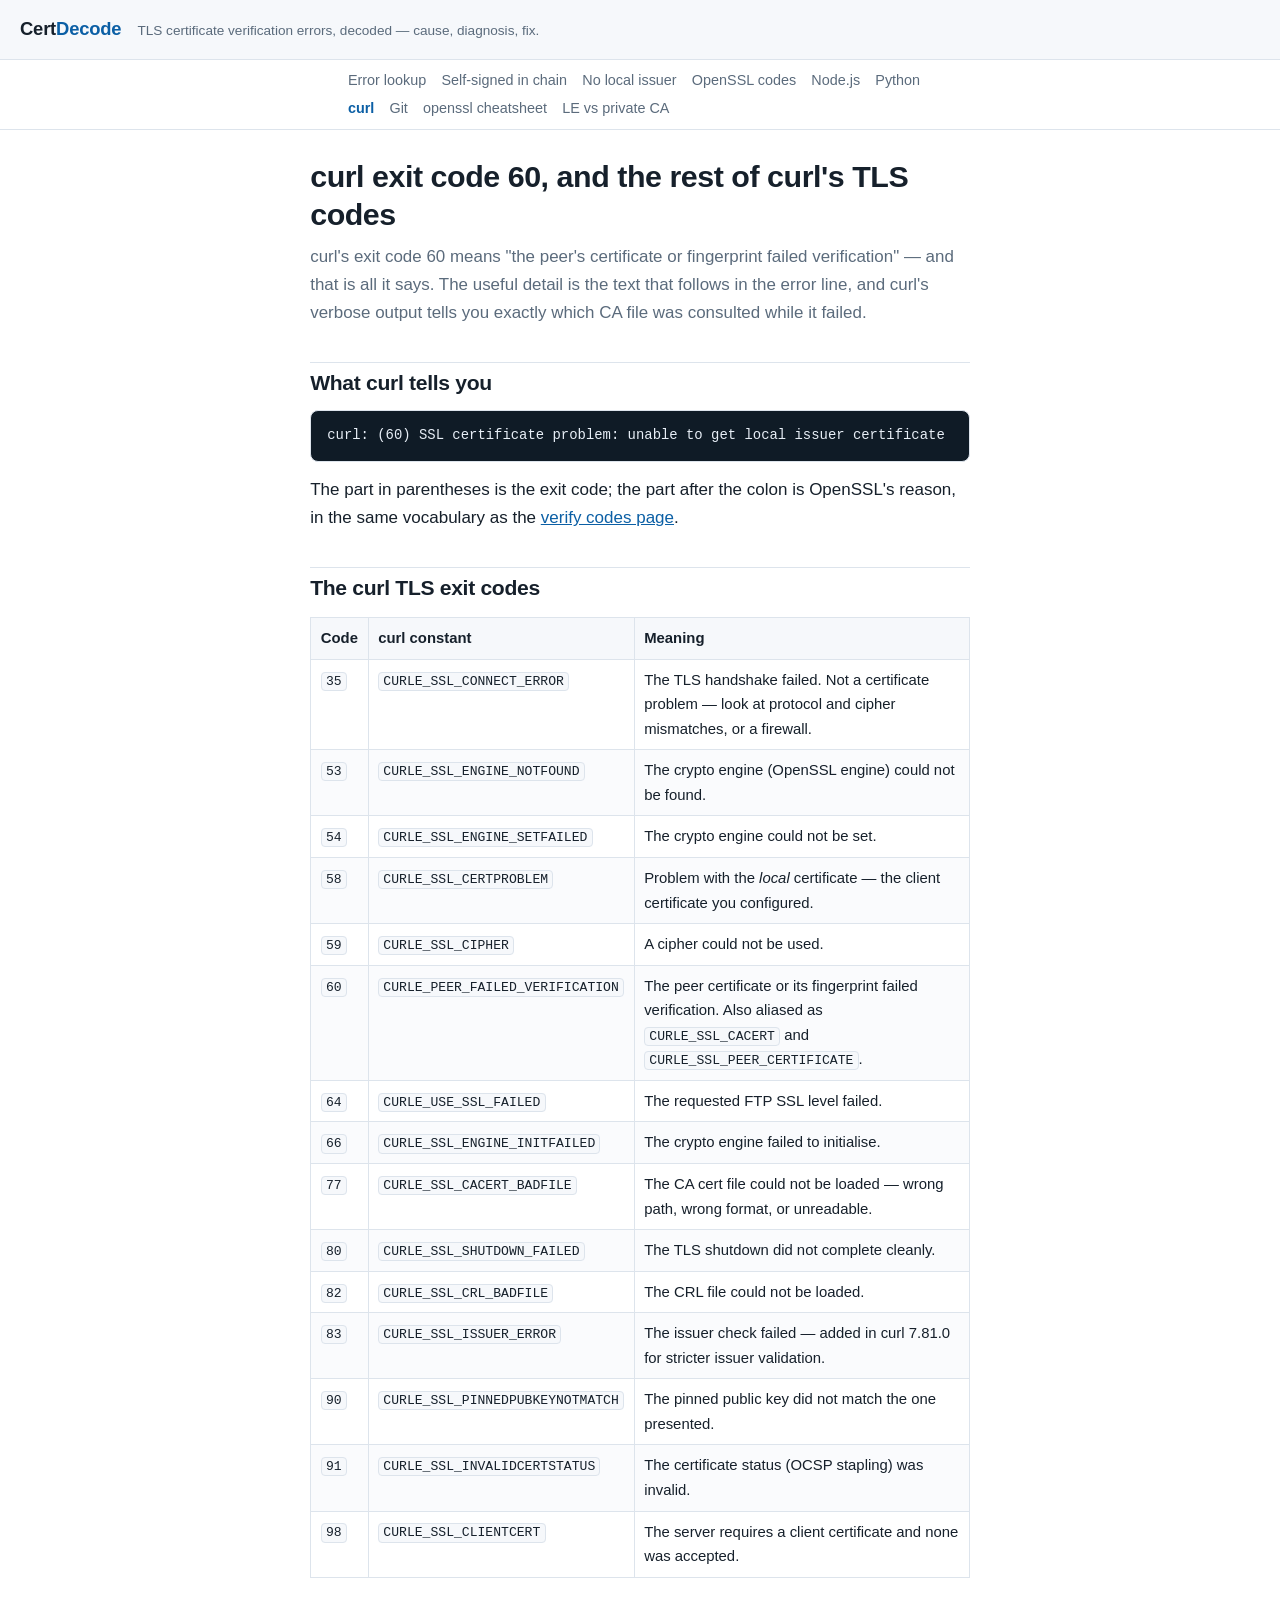
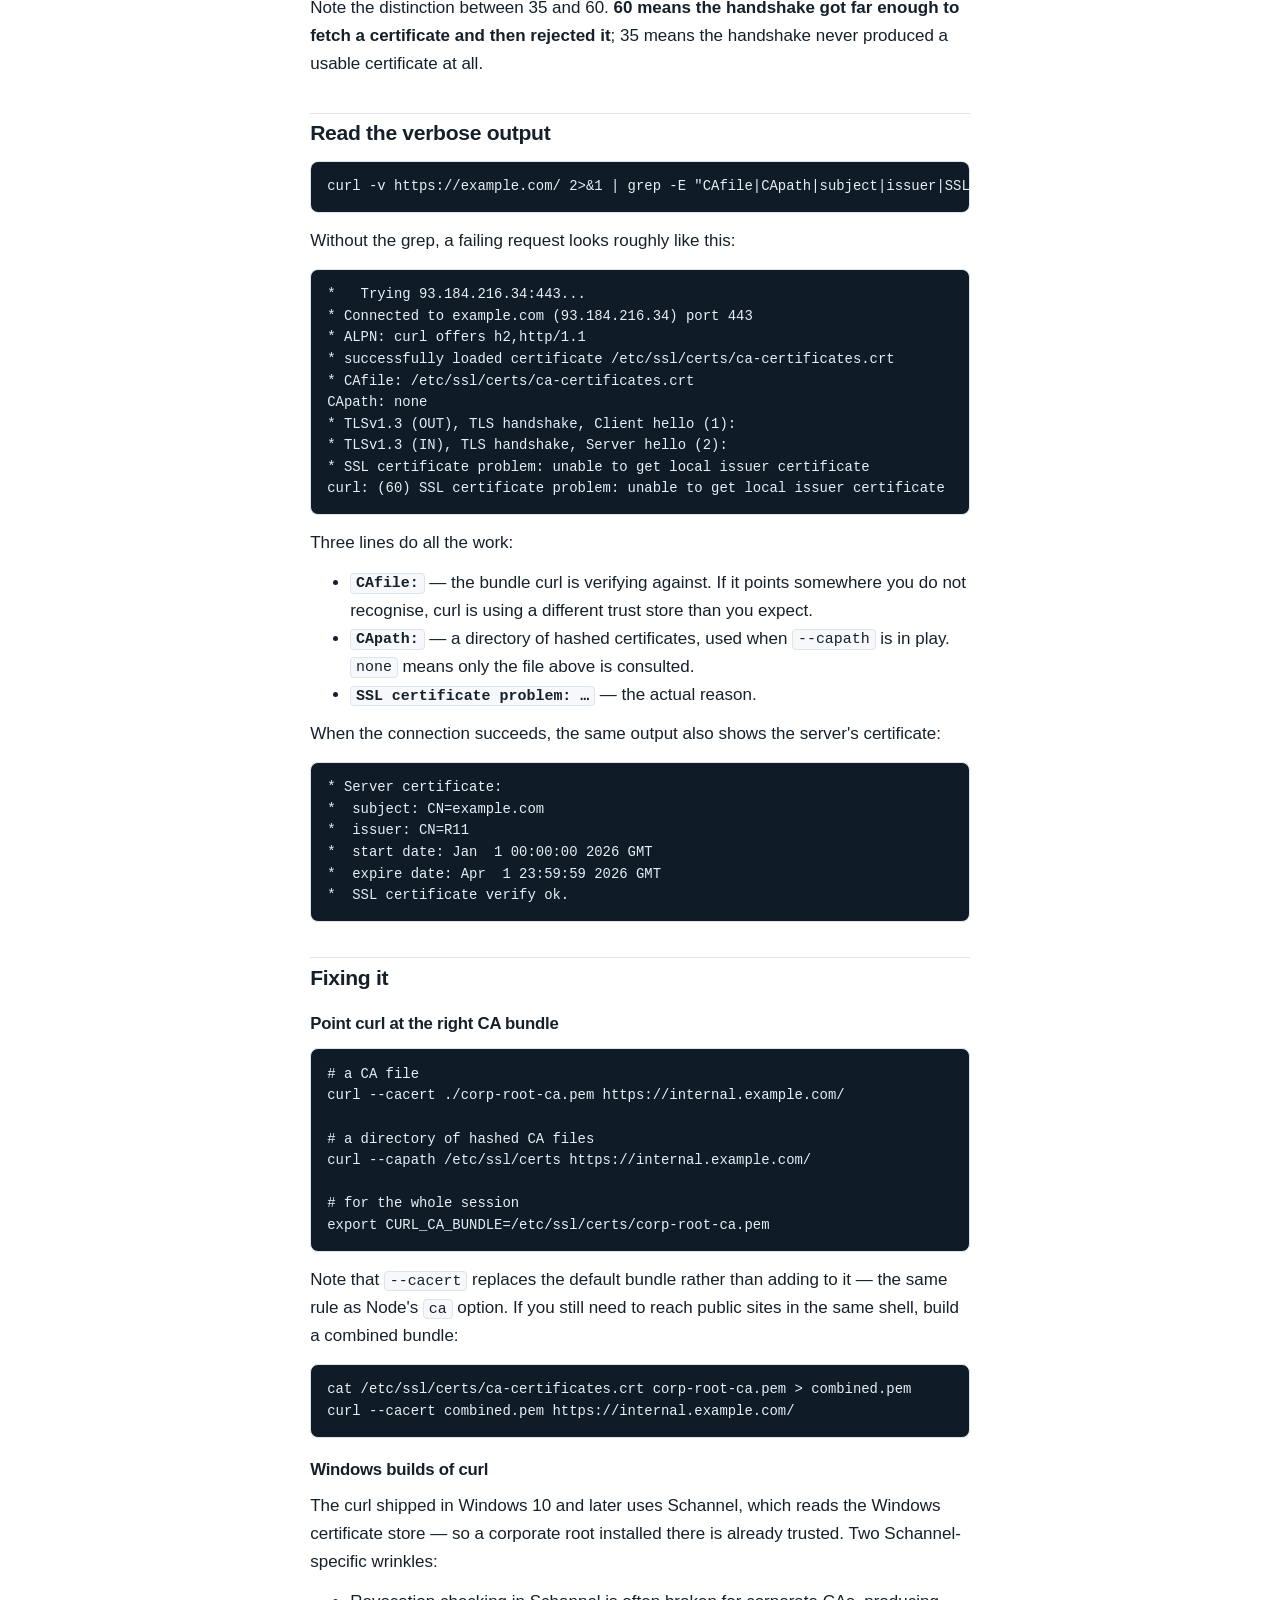
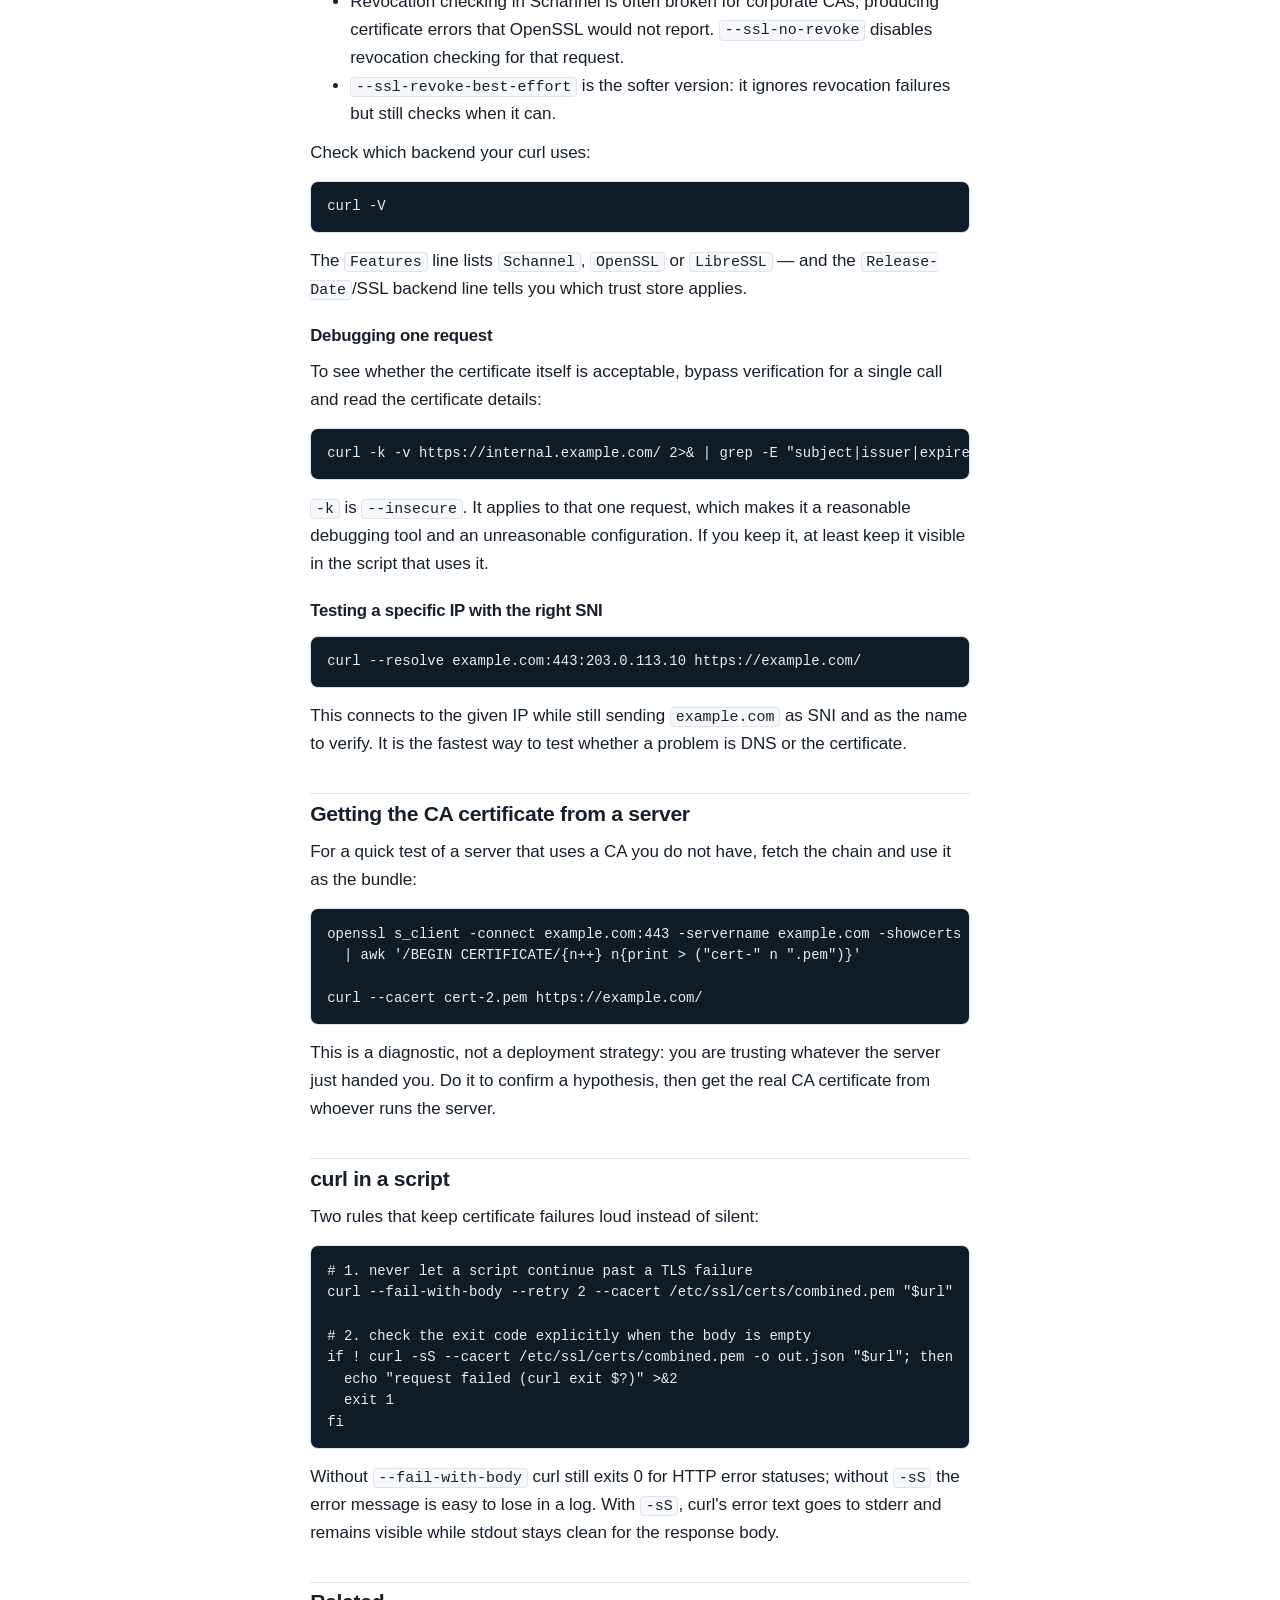
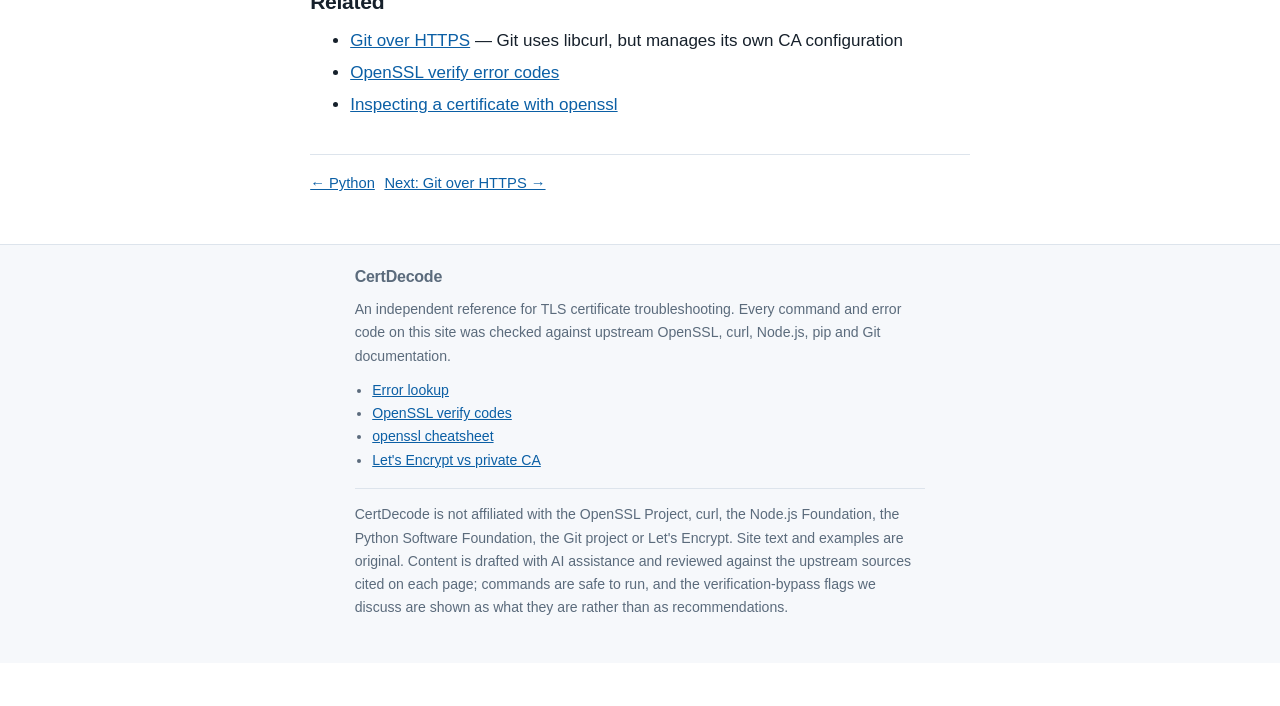
<file: certdecode/curl-error-60.html>
<!DOCTYPE html>
<html lang="en">
<head>
<meta charset="utf-8">
<meta name="viewport" content="width=device-width, initial-scale=1">
<title>curl error 60 — SSL certificate problem, and the curl TLS exit codes</title>
<meta name="description" content="curl exit code 60 explained with the full table of curl TLS exit codes, how to read curl -v output, and how to fix the failure with --cacert, --capath or CURL_CA_BUNDLE.">
<link rel="canonical" href="https://hemoeshock.github.io/hemosolutions/certdecode/curl-error-60.html">
<link rel="stylesheet" href="styles.css">
</head>
<body>
<a class="skip" href="#main">Skip to content</a>

<header class="site-header">
  <div class="wrap">
    <a class="brand" href="index.html">Cert<span>Decode</span></a>
    <p class="tagline">TLS certificate verification errors, decoded — cause, diagnosis, fix.</p>
  </div>
</header>

<nav class="site" aria-label="Sections">
  <ul>
    <li><a href="index.html">Error lookup</a></li>
    <li><a href="self-signed-certificate-in-chain.html">Self-signed in chain</a></li>
    <li><a href="unable-to-get-local-issuer-certificate.html">No local issuer</a></li>
    <li><a href="openssl-verify-error-codes.html">OpenSSL codes</a></li>
    <li><a href="node-js-tls-certificate-errors.html">Node.js</a></li>
    <li><a href="python-certificate-verify-failed.html">Python</a></li>
    <li><a href="curl-error-60.html" aria-current="page">curl</a></li>
    <li><a href="git-ssl-certificate-problem.html">Git</a></li>
    <li><a href="openssl-inspect-certificate.html">openssl cheatsheet</a></li>
    <li><a href="lets-encrypt-vs-private-ca.html">LE vs private CA</a></li>
  </ul>
</nav>

<main id="main">

<h1>curl exit code 60, and the rest of curl's TLS codes</h1>
<p class="lede">curl's exit code 60 means "the peer's certificate or fingerprint failed verification" — and that is all it says. The useful detail is the text that follows in the error line, and curl's verbose output tells you exactly which CA file was consulted while it failed.</p>

<h2>What curl tells you</h2>

<pre><code>curl: (60) SSL certificate problem: unable to get local issuer certificate</code></pre>

<p>The part in parentheses is the exit code; the part after the colon is OpenSSL's reason, in the same vocabulary as the <a href="openssl-verify-error-codes.html">verify codes page</a>.</p>

<h2>The curl TLS exit codes</h2>

<table>
  <thead>
    <tr><th>Code</th><th>curl constant</th><th>Meaning</th></tr>
  </thead>
  <tbody>
    <tr><td><code>35</code></td><td><code>CURLE_SSL_CONNECT_ERROR</code></td><td>The TLS handshake failed. Not a certificate problem — look at protocol and cipher mismatches, or a firewall.</td></tr>
    <tr><td><code>53</code></td><td><code>CURLE_SSL_ENGINE_NOTFOUND</code></td><td>The crypto engine (OpenSSL engine) could not be found.</td></tr>
    <tr><td><code>54</code></td><td><code>CURLE_SSL_ENGINE_SETFAILED</code></td><td>The crypto engine could not be set.</td></tr>
    <tr><td><code>58</code></td><td><code>CURLE_SSL_CERTPROBLEM</code></td><td>Problem with the <em>local</em> certificate — the client certificate you configured.</td></tr>
    <tr><td><code>59</code></td><td><code>CURLE_SSL_CIPHER</code></td><td>A cipher could not be used.</td></tr>
    <tr><td><code>60</code></td><td><code>CURLE_PEER_FAILED_VERIFICATION</code></td><td>The peer certificate or its fingerprint failed verification. Also aliased as <code>CURLE_SSL_CACERT</code> and <code>CURLE_SSL_PEER_CERTIFICATE</code>.</td></tr>
    <tr><td><code>64</code></td><td><code>CURLE_USE_SSL_FAILED</code></td><td>The requested FTP SSL level failed.</td></tr>
    <tr><td><code>66</code></td><td><code>CURLE_SSL_ENGINE_INITFAILED</code></td><td>The crypto engine failed to initialise.</td></tr>
    <tr><td><code>77</code></td><td><code>CURLE_SSL_CACERT_BADFILE</code></td><td>The CA cert file could not be loaded — wrong path, wrong format, or unreadable.</td></tr>
    <tr><td><code>80</code></td><td><code>CURLE_SSL_SHUTDOWN_FAILED</code></td><td>The TLS shutdown did not complete cleanly.</td></tr>
    <tr><td><code>82</code></td><td><code>CURLE_SSL_CRL_BADFILE</code></td><td>The CRL file could not be loaded.</td></tr>
    <tr><td><code>83</code></td><td><code>CURLE_SSL_ISSUER_ERROR</code></td><td>The issuer check failed — added in curl 7.81.0 for stricter issuer validation.</td></tr>
    <tr><td><code>90</code></td><td><code>CURLE_SSL_PINNEDPUBKEYNOTMATCH</code></td><td>The pinned public key did not match the one presented.</td></tr>
    <tr><td><code>91</code></td><td><code>CURLE_SSL_INVALIDCERTSTATUS</code></td><td>The certificate status (OCSP stapling) was invalid.</td></tr>
    <tr><td><code>98</code></td><td><code>CURLE_SSL_CLIENTCERT</code></td><td>The server requires a client certificate and none was accepted.</td></tr>
  </tbody>
</table>

<p>Note the distinction between 35 and 60. <strong>60 means the handshake got far enough to fetch a certificate and then rejected it</strong>; 35 means the handshake never produced a usable certificate at all.</p>

<h2>Read the verbose output</h2>

<pre><code>curl -v https://example.com/ 2&gt;&amp;1 | grep -E "CAfile|CApath|subject|issuer|SSL certificate problem|server cert|expire date|start date"</code></pre>

<p>Without the grep, a failing request looks roughly like this:</p>

<pre><code>*   Trying 93.184.216.34:443...
* Connected to example.com (93.184.216.34) port 443
* ALPN: curl offers h2,http/1.1
* successfully loaded certificate /etc/ssl/certs/ca-certificates.crt
* CAfile: /etc/ssl/certs/ca-certificates.crt
CApath: none
* TLSv1.3 (OUT), TLS handshake, Client hello (1):
* TLSv1.3 (IN), TLS handshake, Server hello (2):
* SSL certificate problem: unable to get local issuer certificate
curl: (60) SSL certificate problem: unable to get local issuer certificate</code></pre>

<p>Three lines do all the work:</p>
<ul>
  <li><strong><code>CAfile:</code></strong> — the bundle curl is verifying against. If it points somewhere you do not recognise, curl is using a different trust store than you expect.</li>
  <li><strong><code>CApath:</code></strong> — a directory of hashed certificates, used when <code>--capath</code> is in play. <code>none</code> means only the file above is consulted.</li>
  <li><strong><code>SSL certificate problem: …</code></strong> — the actual reason.</li>
</ul>

<p>When the connection succeeds, the same output also shows the server's certificate:</p>

<pre><code>* Server certificate:
*  subject: CN=example.com
*  issuer: CN=R11
*  start date: Jan  1 00:00:00 2026 GMT
*  expire date: Apr  1 23:59:59 2026 GMT
*  SSL certificate verify ok.</code></pre>

<h2>Fixing it</h2>

<h3>Point curl at the right CA bundle</h3>

<pre><code># a CA file
curl --cacert ./corp-root-ca.pem https://internal.example.com/

# a directory of hashed CA files
curl --capath /etc/ssl/certs https://internal.example.com/

# for the whole session
export CURL_CA_BUNDLE=/etc/ssl/certs/corp-root-ca.pem</code></pre>

<p>Note that <code>--cacert</code> replaces the default bundle rather than adding to it — the same rule as Node's <code>ca</code> option. If you still need to reach public sites in the same shell, build a combined bundle:</p>

<pre><code>cat /etc/ssl/certs/ca-certificates.crt corp-root-ca.pem &gt; combined.pem
curl --cacert combined.pem https://internal.example.com/</code></pre>

<h3>Windows builds of curl</h3>

<p>The curl shipped in Windows 10 and later uses Schannel, which reads the Windows certificate store — so a corporate root installed there is already trusted. Two Schannel-specific wrinkles:</p>

<ul>
  <li>Revocation checking in Schannel is often broken for corporate CAs, producing certificate errors that OpenSSL would not report. <code>--ssl-no-revoke</code> disables revocation checking for that request.</li>
  <li><code>--ssl-revoke-best-effort</code> is the softer version: it ignores revocation failures but still checks when it can.</li>
</ul>

<p>Check which backend your curl uses:</p>

<pre><code>curl -V</code></pre>

<p>The <code>Features</code> line lists <code>Schannel</code>, <code>OpenSSL</code> or <code>LibreSSL</code> — and the <code>Release-Date</code>/SSL backend line tells you which trust store applies.</p>

<h3>Debugging one request</h3>

<p>To see whether the certificate itself is acceptable, bypass verification for a single call and read the certificate details:</p>

<pre><code>curl -k -v https://internal.example.com/ 2&gt;&amp; | grep -E "subject|issuer|expire date"</code></pre>

<p><code>-k</code> is <code>--insecure</code>. It applies to that one request, which makes it a reasonable debugging tool and an unreasonable configuration. If you keep it, at least keep it visible in the script that uses it.</p>

<h3>Testing a specific IP with the right SNI</h3>

<pre><code>curl --resolve example.com:443:203.0.113.10 https://example.com/</code></pre>

<p>This connects to the given IP while still sending <code>example.com</code> as SNI and as the name to verify. It is the fastest way to test whether a problem is DNS or the certificate.</p>

<h2>Getting the CA certificate from a server</h2>

<p>For a quick test of a server that uses a CA you do not have, fetch the chain and use it as the bundle:</p>

<pre><code>openssl s_client -connect example.com:443 -servername example.com -showcerts &lt;/dev/null \
  | awk '/BEGIN CERTIFICATE/{n++} n{print &gt; ("cert-" n ".pem")}'

curl --cacert cert-2.pem https://example.com/</code></pre>

<p>This is a diagnostic, not a deployment strategy: you are trusting whatever the server just handed you. Do it to confirm a hypothesis, then get the real CA certificate from whoever runs the server.</p>

<!-- ADSENSE-SLOT -->

<h2>curl in a script</h2>

<p>Two rules that keep certificate failures loud instead of silent:</p>

<pre><code># 1. never let a script continue past a TLS failure
curl --fail-with-body --retry 2 --cacert /etc/ssl/certs/combined.pem "$url"

# 2. check the exit code explicitly when the body is empty
if ! curl -sS --cacert /etc/ssl/certs/combined.pem -o out.json "$url"; then
  echo "request failed (curl exit $?)" &gt;&amp;2
  exit 1
fi</code></pre>

<p>Without <code>--fail-with-body</code> curl still exits 0 for HTTP error statuses; without <code>-sS</code> the error message is easy to lose in a log. With <code>-sS</code>, curl's error text goes to stderr and remains visible while stdout stays clean for the response body.</p>

<h2>Related</h2>
<ul class="related">
  <li><a href="git-ssl-certificate-problem.html">Git over HTTPS</a> — Git uses libcurl, but manages its own CA configuration</li>
  <li><a href="openssl-verify-error-codes.html">OpenSSL verify error codes</a></li>
  <li><a href="openssl-inspect-certificate.html">Inspecting a certificate with openssl</a></li>
</ul>

<!-- AFFILIATE: tls-debugging-tooling -->

<div class="pager">
  <a href="python-certificate-verify-failed.html">&larr; Python</a>
  <a href="git-ssl-certificate-problem.html">Next: Git over HTTPS &rarr;</a>
</div>

</main>

<footer class="site-footer">
  <div class="wrap">
    <h2>CertDecode</h2>
    <p>An independent reference for TLS certificate troubleshooting. Every command and error code on this site was checked against upstream OpenSSL, curl, Node.js, pip and Git documentation.</p>
    <ul>
      <li><a href="index.html">Error lookup</a></li>
      <li><a href="openssl-verify-error-codes.html">OpenSSL verify codes</a></li>
      <li><a href="openssl-inspect-certificate.html">openssl cheatsheet</a></li>
      <li><a href="lets-encrypt-vs-private-ca.html">Let's Encrypt vs private CA</a></li>
    </ul>
    <p class="disclosure">CertDecode is not affiliated with the OpenSSL Project, curl, the Node.js Foundation, the Python Software Foundation, the Git project or Let's Encrypt. Site text and examples are original. Content is drafted with AI assistance and reviewed against the upstream sources cited on each page; commands are safe to run, and the verification-bypass flags we discuss are shown as what they are rather than as recommendations.</p>
  </div>
</footer>

</body>
</html>
</file>
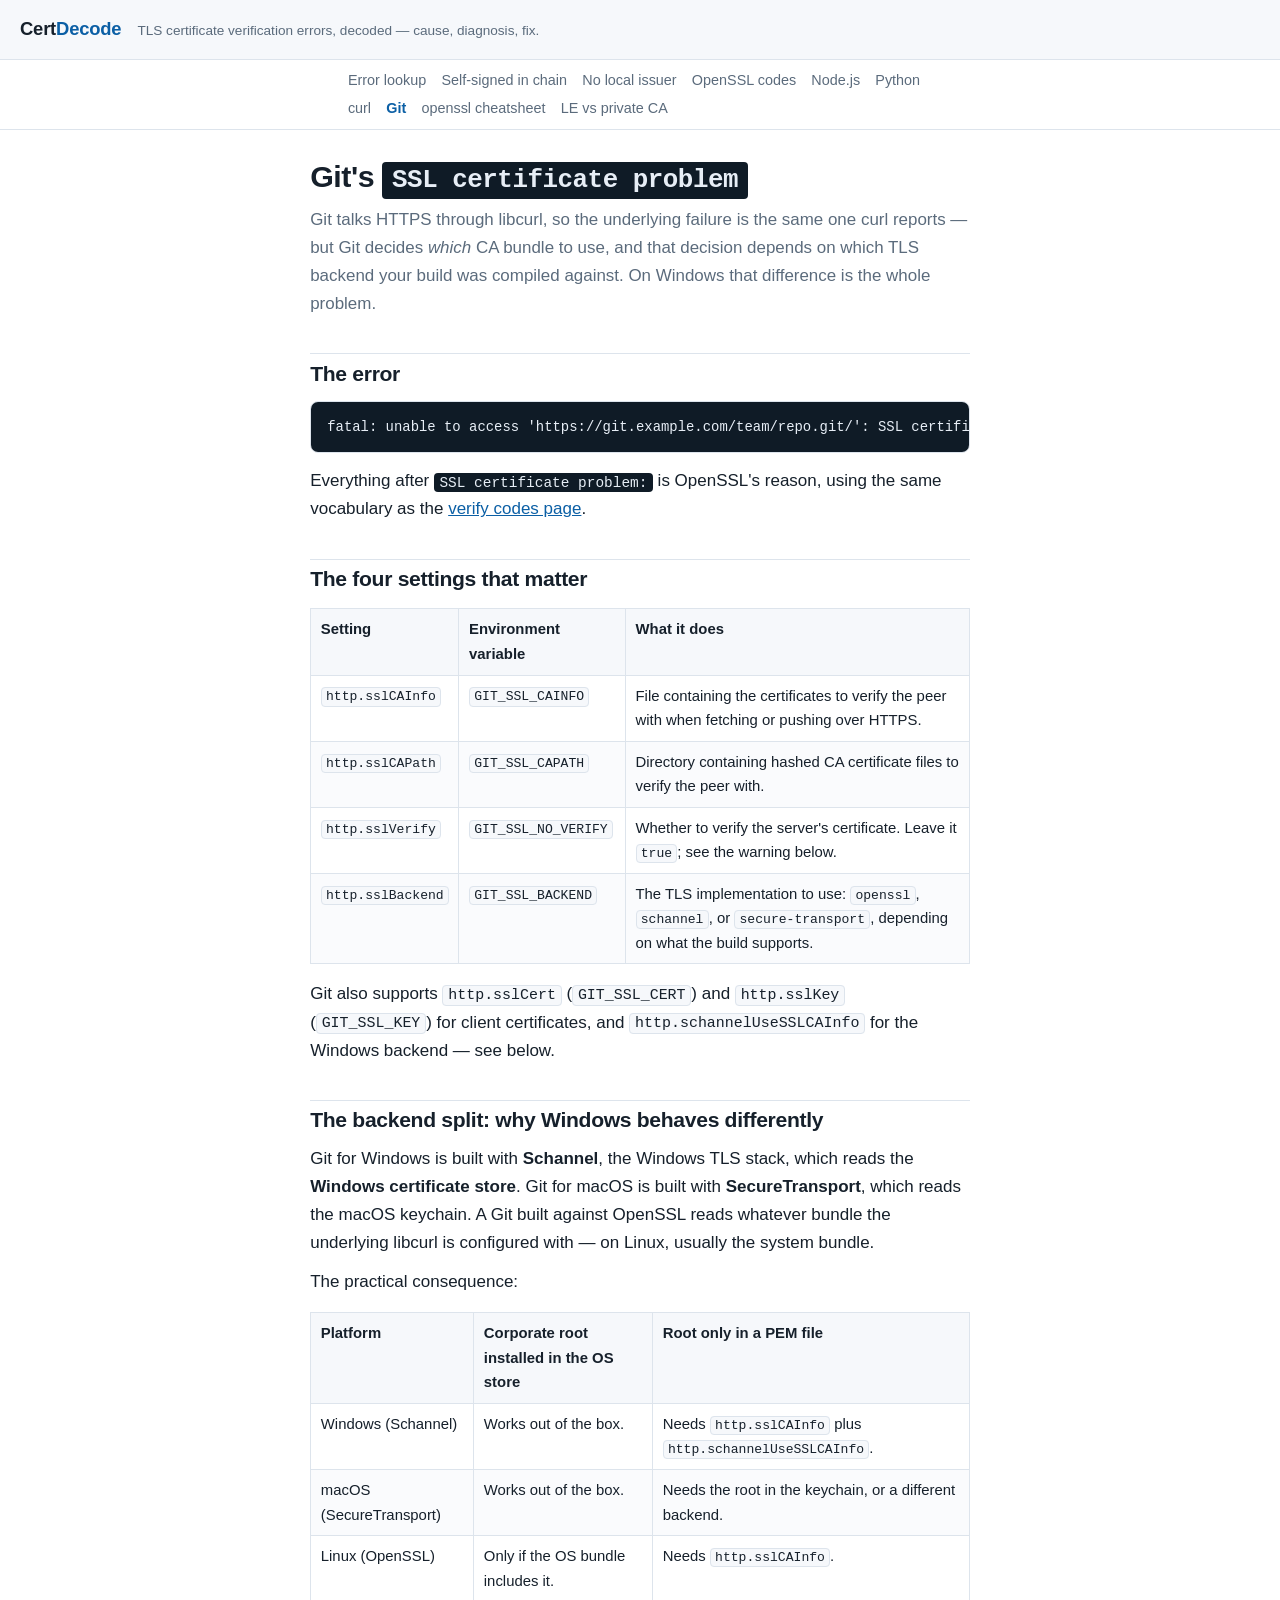
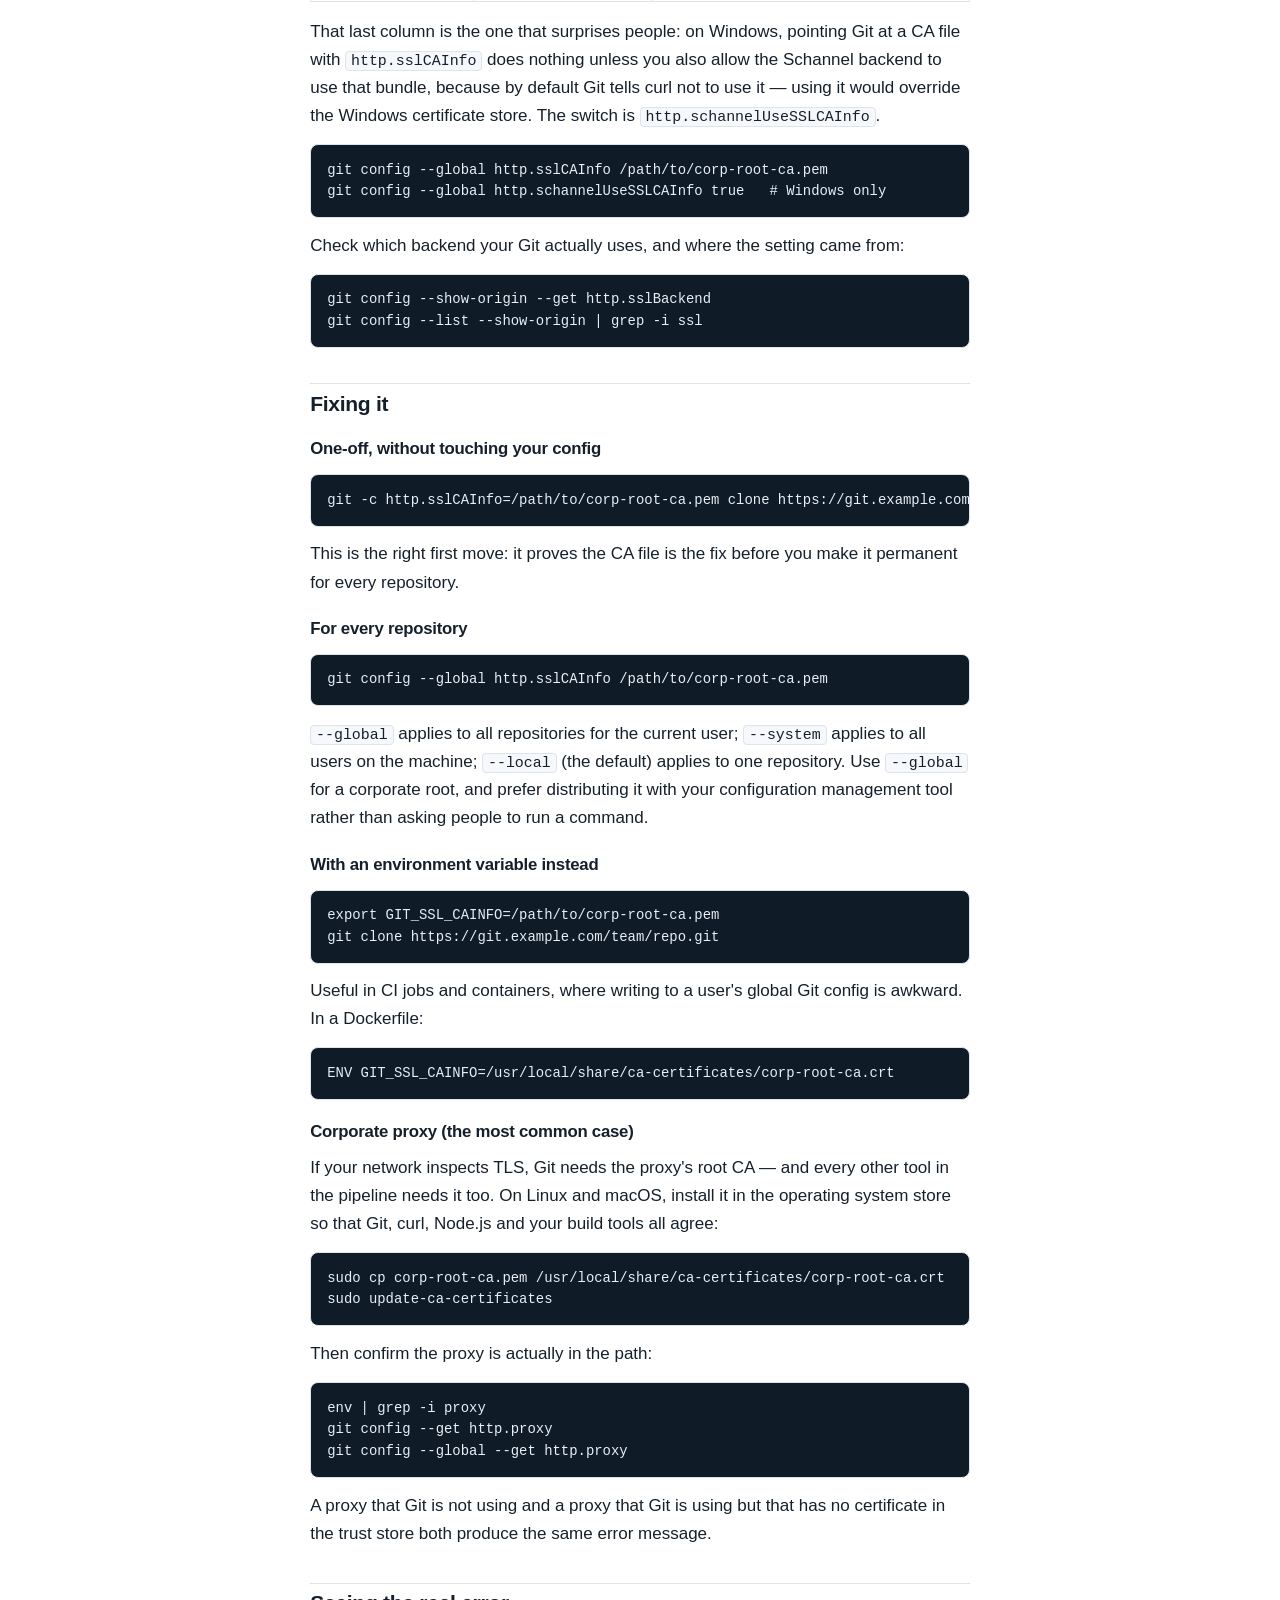
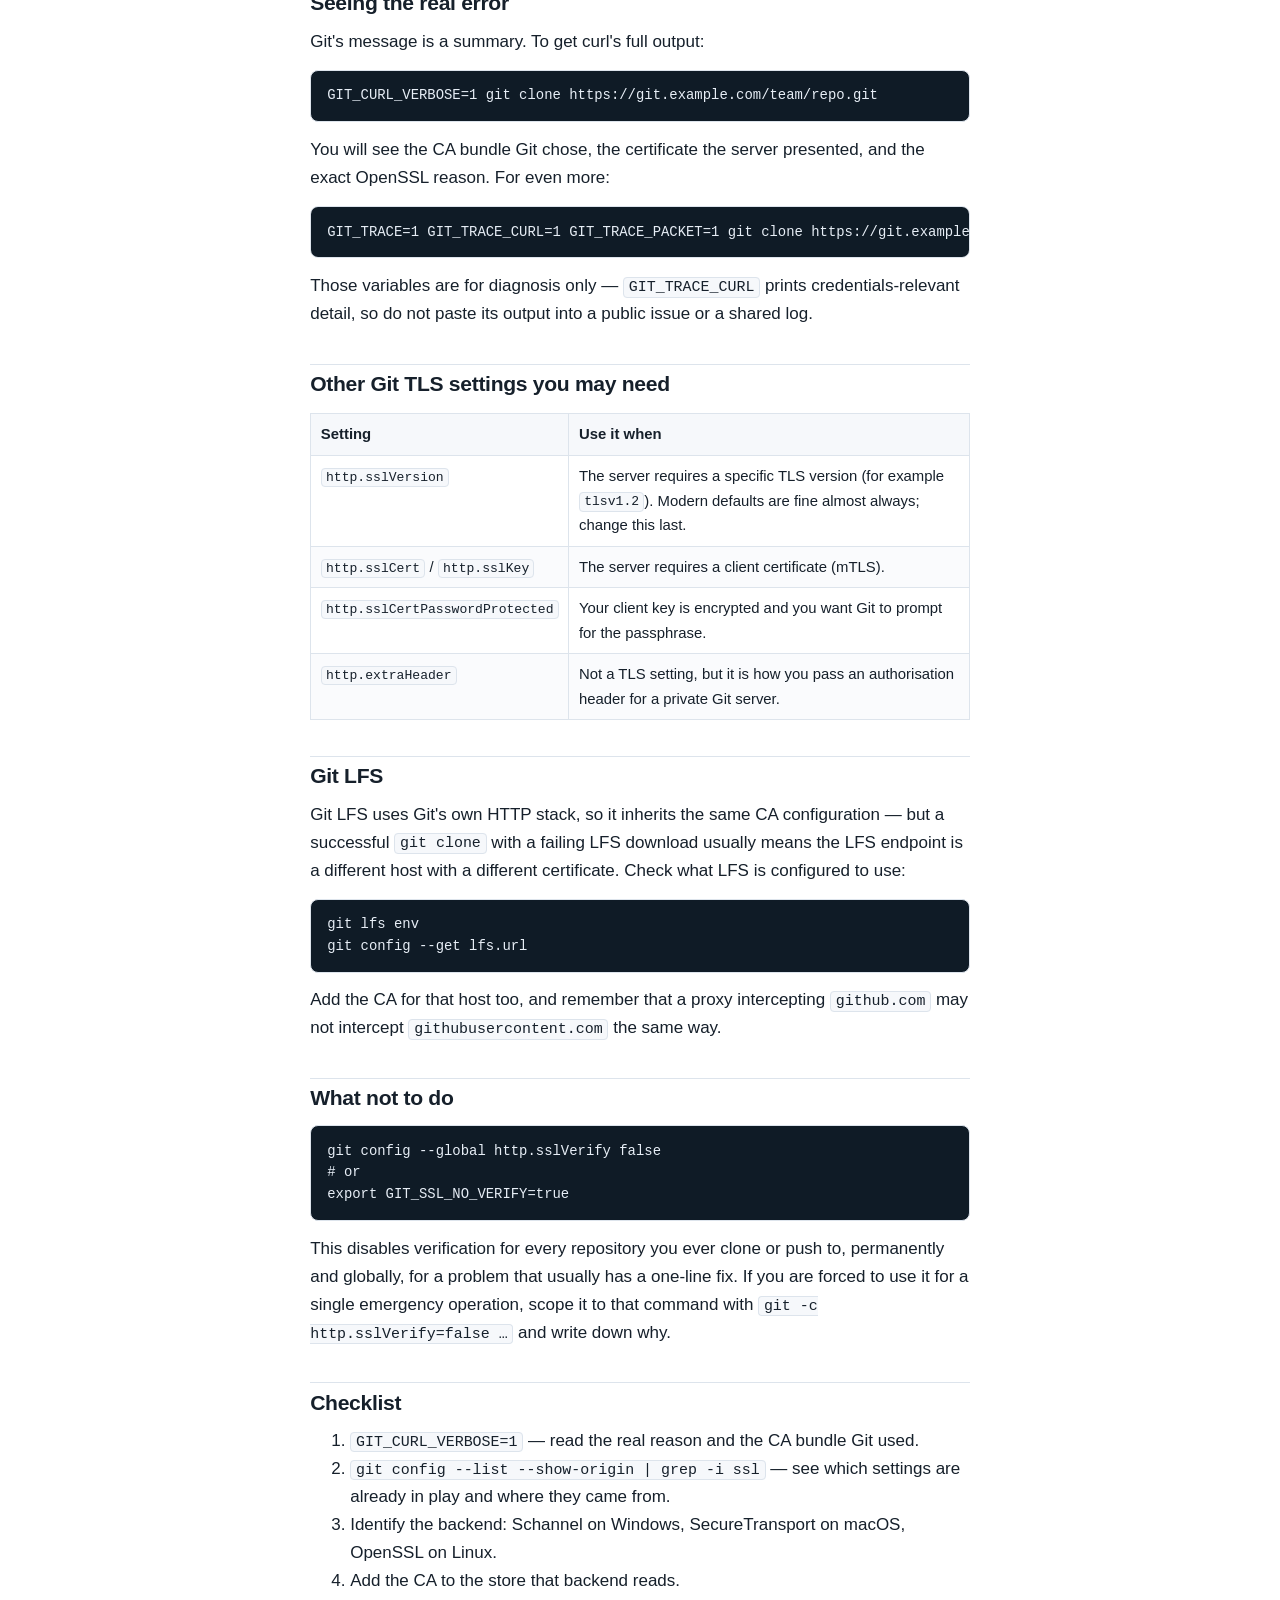
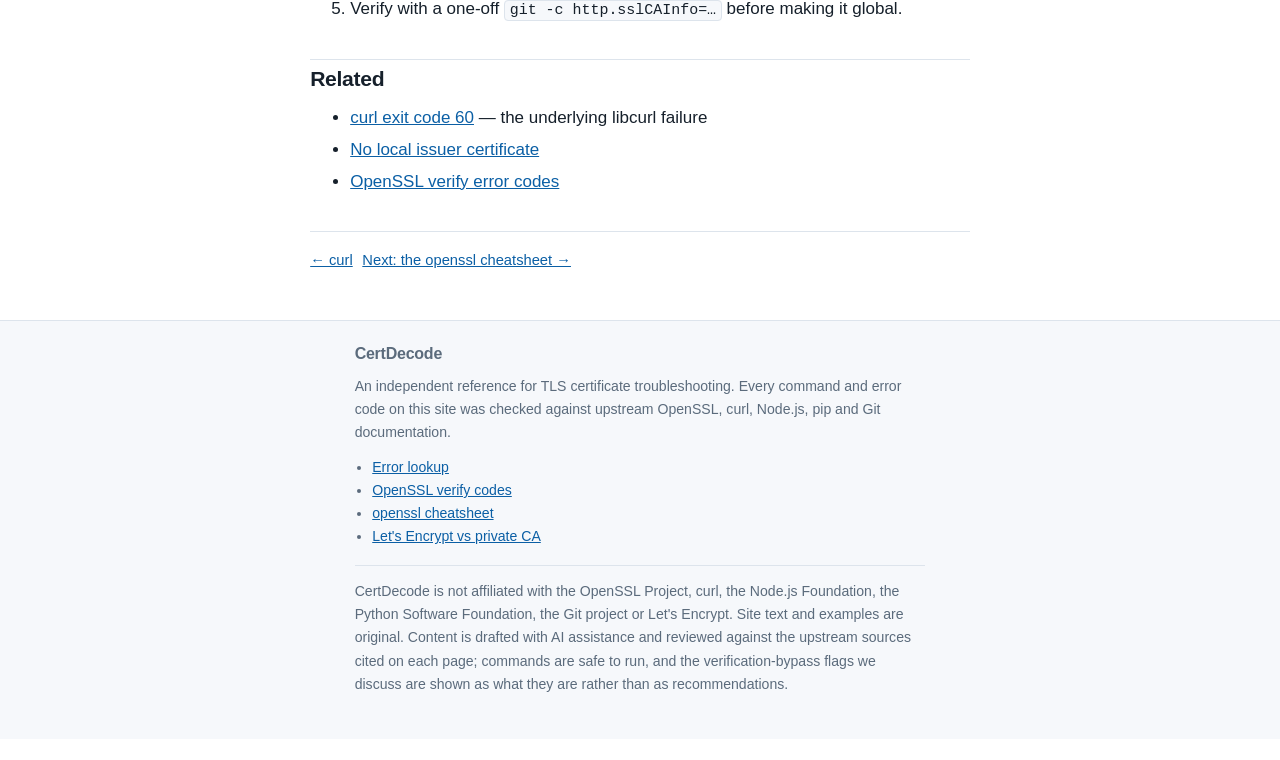
<file: certdecode/git-ssl-certificate-problem.html>
<!DOCTYPE html>
<html lang="en">
<head>
<meta charset="utf-8">
<meta name="viewport" content="width=device-width, initial-scale=1">
<title>Git SSL certificate problem — http.sslCAInfo and the backend split</title>
<meta name="description" content="Fix 'SSL certificate problem' in Git over HTTPS: http.sslCAInfo, GIT_SSL_CAINFO, the openssl and schannel backends, one-off git -c overrides, and how to see the underlying curl error.">
<link rel="canonical" href="https://hemoeshock.github.io/hemosolutions/certdecode/git-ssl-certificate-problem.html">
<link rel="stylesheet" href="styles.css">
</head>
<body>
<a class="skip" href="#main">Skip to content</a>

<header class="site-header">
  <div class="wrap">
    <a class="brand" href="index.html">Cert<span>Decode</span></a>
    <p class="tagline">TLS certificate verification errors, decoded — cause, diagnosis, fix.</p>
  </div>
</header>

<nav class="site" aria-label="Sections">
  <ul>
    <li><a href="index.html">Error lookup</a></li>
    <li><a href="self-signed-certificate-in-chain.html">Self-signed in chain</a></li>
    <li><a href="unable-to-get-local-issuer-certificate.html">No local issuer</a></li>
    <li><a href="openssl-verify-error-codes.html">OpenSSL codes</a></li>
    <li><a href="node-js-tls-certificate-errors.html">Node.js</a></li>
    <li><a href="python-certificate-verify-failed.html">Python</a></li>
    <li><a href="curl-error-60.html">curl</a></li>
    <li><a href="git-ssl-certificate-problem.html" aria-current="page">Git</a></li>
    <li><a href="openssl-inspect-certificate.html">openssl cheatsheet</a></li>
    <li><a href="lets-encrypt-vs-private-ca.html">LE vs private CA</a></li>
  </ul>
</nav>

<main id="main">

<h1>Git's <span class="error-string">SSL certificate problem</span></h1>
<p class="lede">Git talks HTTPS through libcurl, so the underlying failure is the same one curl reports — but Git decides <em>which</em> CA bundle to use, and that decision depends on which TLS backend your build was compiled against. On Windows that difference is the whole problem.</p>

<h2>The error</h2>

<pre><code>fatal: unable to access 'https://git.example.com/team/repo.git/': SSL certificate problem: unable to get local issuer certificate</code></pre>

<p>Everything after <span class="error-string">SSL certificate problem:</span> is OpenSSL's reason, using the same vocabulary as the <a href="openssl-verify-error-codes.html">verify codes page</a>.</p>

<h2>The four settings that matter</h2>

<table>
  <thead>
    <tr><th>Setting</th><th>Environment variable</th><th>What it does</th></tr>
  </thead>
  <tbody>
    <tr>
      <td><code>http.sslCAInfo</code></td>
      <td><code>GIT_SSL_CAINFO</code></td>
      <td>File containing the certificates to verify the peer with when fetching or pushing over HTTPS.</td>
    </tr>
    <tr>
      <td><code>http.sslCAPath</code></td>
      <td><code>GIT_SSL_CAPATH</code></td>
      <td>Directory containing hashed CA certificate files to verify the peer with.</td>
    </tr>
    <tr>
      <td><code>http.sslVerify</code></td>
      <td><code>GIT_SSL_NO_VERIFY</code></td>
      <td>Whether to verify the server's certificate. Leave it <code>true</code>; see the warning below.</td>
    </tr>
    <tr>
      <td><code>http.sslBackend</code></td>
      <td><code>GIT_SSL_BACKEND</code></td>
      <td>The TLS implementation to use: <code>openssl</code>, <code>schannel</code>, or <code>secure-transport</code>, depending on what the build supports.</td>
    </tr>
  </tbody>
</table>

<p>Git also supports <code>http.sslCert</code> (<code>GIT_SSL_CERT</code>) and <code>http.sslKey</code> (<code>GIT_SSL_KEY</code>) for client certificates, and <code>http.schannelUseSSLCAInfo</code> for the Windows backend — see below.</p>

<h2>The backend split: why Windows behaves differently</h2>

<p>Git for Windows is built with <strong>Schannel</strong>, the Windows TLS stack, which reads the <strong>Windows certificate store</strong>. Git for macOS is built with <strong>SecureTransport</strong>, which reads the macOS keychain. A Git built against OpenSSL reads whatever bundle the underlying libcurl is configured with — on Linux, usually the system bundle.</p>

<p>The practical consequence:</p>

<table>
  <thead>
    <tr><th>Platform</th><th>Corporate root installed in the OS store</th><th>Root only in a PEM file</th></tr>
  </thead>
  <tbody>
    <tr><td>Windows (Schannel)</td><td>Works out of the box.</td><td>Needs <code>http.sslCAInfo</code> plus <code>http.schannelUseSSLCAInfo</code>.</td></tr>
    <tr><td>macOS (SecureTransport)</td><td>Works out of the box.</td><td>Needs the root in the keychain, or a different backend.</td></tr>
    <tr><td>Linux (OpenSSL)</td><td>Only if the OS bundle includes it.</td><td>Needs <code>http.sslCAInfo</code>.</td></tr>
  </tbody>
</table>

<p>That last column is the one that surprises people: on Windows, pointing Git at a CA file with <code>http.sslCAInfo</code> does nothing unless you also allow the Schannel backend to use that bundle, because by default Git tells curl not to use it — using it would override the Windows certificate store. The switch is <code>http.schannelUseSSLCAInfo</code>.</p>

<pre><code>git config --global http.sslCAInfo /path/to/corp-root-ca.pem
git config --global http.schannelUseSSLCAInfo true   # Windows only</code></pre>

<p>Check which backend your Git actually uses, and where the setting came from:</p>

<pre><code>git config --show-origin --get http.sslBackend
git config --list --show-origin | grep -i ssl</code></pre>

<h2>Fixing it</h2>

<h3>One-off, without touching your config</h3>

<pre><code>git -c http.sslCAInfo=/path/to/corp-root-ca.pem clone https://git.example.com/team/repo.git</code></pre>

<p>This is the right first move: it proves the CA file is the fix before you make it permanent for every repository.</p>

<h3>For every repository</h3>

<pre><code>git config --global http.sslCAInfo /path/to/corp-root-ca.pem</code></pre>

<p><code>--global</code> applies to all repositories for the current user; <code>--system</code> applies to all users on the machine; <code>--local</code> (the default) applies to one repository. Use <code>--global</code> for a corporate root, and prefer distributing it with your configuration management tool rather than asking people to run a command.</p>

<h3>With an environment variable instead</h3>

<pre><code>export GIT_SSL_CAINFO=/path/to/corp-root-ca.pem
git clone https://git.example.com/team/repo.git</code></pre>

<p>Useful in CI jobs and containers, where writing to a user's global Git config is awkward. In a Dockerfile:</p>

<pre><code>ENV GIT_SSL_CAINFO=/usr/local/share/ca-certificates/corp-root-ca.crt</code></pre>

<h3>Corporate proxy (the most common case)</h3>

<p>If your network inspects TLS, Git needs the proxy's root CA — and every other tool in the pipeline needs it too. On Linux and macOS, install it in the operating system store so that Git, curl, Node.js and your build tools all agree:</p>

<pre><code>sudo cp corp-root-ca.pem /usr/local/share/ca-certificates/corp-root-ca.crt
sudo update-ca-certificates</code></pre>

<p>Then confirm the proxy is actually in the path:</p>

<pre><code>env | grep -i proxy
git config --get http.proxy
git config --global --get http.proxy</code></pre>

<p>A proxy that Git is not using and a proxy that Git is using but that has no certificate in the trust store both produce the same error message.</p>

<h2>Seeing the real error</h2>

<p>Git's message is a summary. To get curl's full output:</p>

<pre><code>GIT_CURL_VERBOSE=1 git clone https://git.example.com/team/repo.git</code></pre>

<p>You will see the CA bundle Git chose, the certificate the server presented, and the exact OpenSSL reason. For even more:</p>

<pre><code>GIT_TRACE=1 GIT_TRACE_CURL=1 GIT_TRACE_PACKET=1 git clone https://git.example.com/team/repo.git</code></pre>

<p>Those variables are for diagnosis only — <code>GIT_TRACE_CURL</code> prints credentials-relevant detail, so do not paste its output into a public issue or a shared log.</p>

<h2>Other Git TLS settings you may need</h2>

<table>
  <thead>
    <tr><th>Setting</th><th>Use it when</th></tr>
  </thead>
  <tbody>
    <tr><td><code>http.sslVersion</code></td><td>The server requires a specific TLS version (for example <code>tlsv1.2</code>). Modern defaults are fine almost always; change this last.</td></tr>
    <tr><td><code>http.sslCert</code> / <code>http.sslKey</code></td><td>The server requires a client certificate (mTLS).</td></tr>
    <tr><td><code>http.sslCertPasswordProtected</code></td><td>Your client key is encrypted and you want Git to prompt for the passphrase.</td></tr>
    <tr><td><code>http.extraHeader</code></td><td>Not a TLS setting, but it is how you pass an authorisation header for a private Git server.</td></tr>
  </tbody>
</table>

<h2>Git LFS</h2>

<p>Git LFS uses Git's own HTTP stack, so it inherits the same CA configuration — but a successful <code>git clone</code> with a failing LFS download usually means the LFS endpoint is a different host with a different certificate. Check what LFS is configured to use:</p>

<pre><code>git lfs env
git config --get lfs.url</code></pre>

<p>Add the CA for that host too, and remember that a proxy intercepting <code>github.com</code> may not intercept <code>githubusercontent.com</code> the same way.</p>

<!-- ADSENSE-SLOT -->

<h2>What not to do</h2>

<pre><code>git config --global http.sslVerify false
# or
export GIT_SSL_NO_VERIFY=true</code></pre>

<p>This disables verification for every repository you ever clone or push to, permanently and globally, for a problem that usually has a one-line fix. If you are forced to use it for a single emergency operation, scope it to that command with <code>git -c http.sslVerify=false …</code> and write down why.</p>

<h2>Checklist</h2>

<ol>
  <li><code>GIT_CURL_VERBOSE=1</code> — read the real reason and the CA bundle Git used.</li>
  <li><code>git config --list --show-origin | grep -i ssl</code> — see which settings are already in play and where they came from.</li>
  <li>Identify the backend: Schannel on Windows, SecureTransport on macOS, OpenSSL on Linux.</li>
  <li>Add the CA to the store that backend reads.</li>
  <li>Verify with a one-off <code>git -c http.sslCAInfo=…</code> before making it global.</li>
</ol>

<h2>Related</h2>
<ul class="related">
  <li><a href="curl-error-60.html">curl exit code 60</a> — the underlying libcurl failure</li>
  <li><a href="unable-to-get-local-issuer-certificate.html">No local issuer certificate</a></li>
  <li><a href="openssl-verify-error-codes.html">OpenSSL verify error codes</a></li>
</ul>

<!-- AFFILIATE: developer-workstation-tooling -->

<div class="pager">
  <a href="curl-error-60.html">&larr; curl</a>
  <a href="openssl-inspect-certificate.html">Next: the openssl cheatsheet &rarr;</a>
</div>

</main>

<footer class="site-footer">
  <div class="wrap">
    <h2>CertDecode</h2>
    <p>An independent reference for TLS certificate troubleshooting. Every command and error code on this site was checked against upstream OpenSSL, curl, Node.js, pip and Git documentation.</p>
    <ul>
      <li><a href="index.html">Error lookup</a></li>
      <li><a href="openssl-verify-error-codes.html">OpenSSL verify codes</a></li>
      <li><a href="openssl-inspect-certificate.html">openssl cheatsheet</a></li>
      <li><a href="lets-encrypt-vs-private-ca.html">Let's Encrypt vs private CA</a></li>
    </ul>
    <p class="disclosure">CertDecode is not affiliated with the OpenSSL Project, curl, the Node.js Foundation, the Python Software Foundation, the Git project or Let's Encrypt. Site text and examples are original. Content is drafted with AI assistance and reviewed against the upstream sources cited on each page; commands are safe to run, and the verification-bypass flags we discuss are shown as what they are rather than as recommendations.</p>
  </div>
</footer>

</body>
</html>
</file>
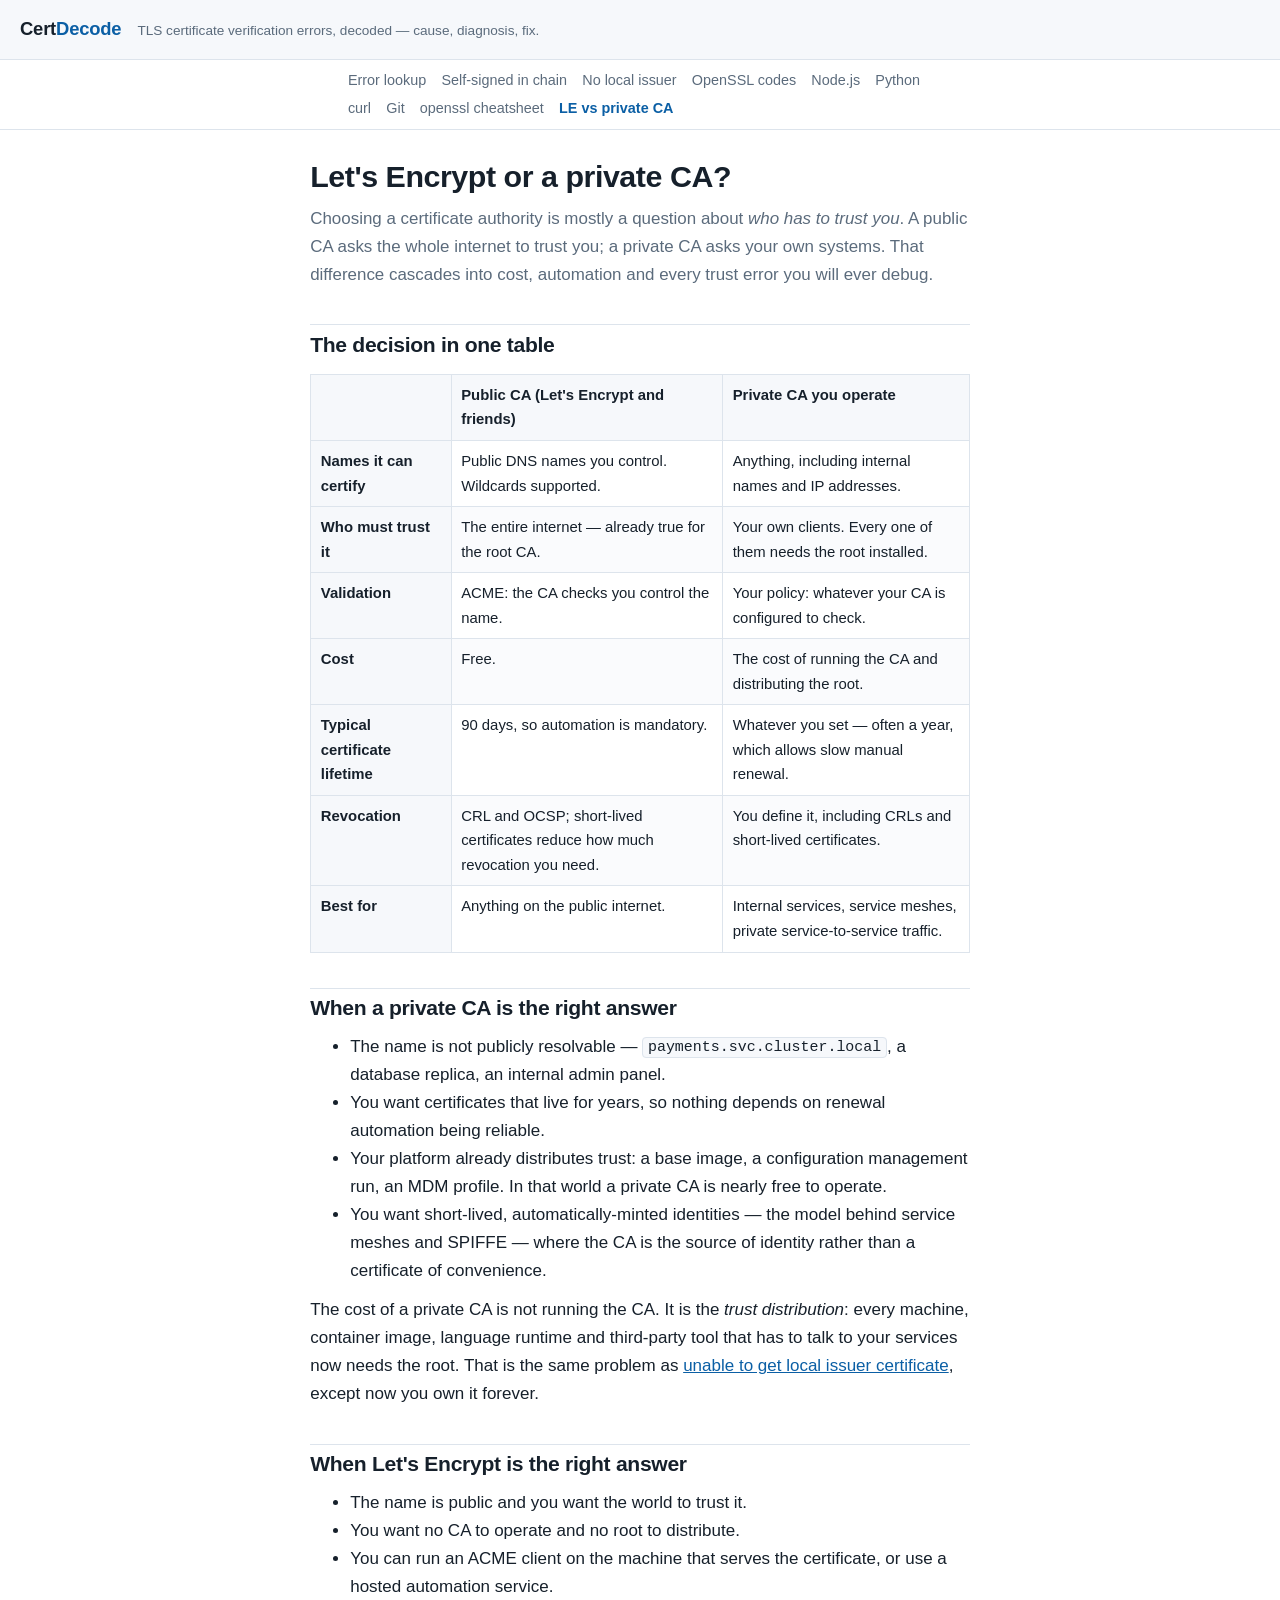
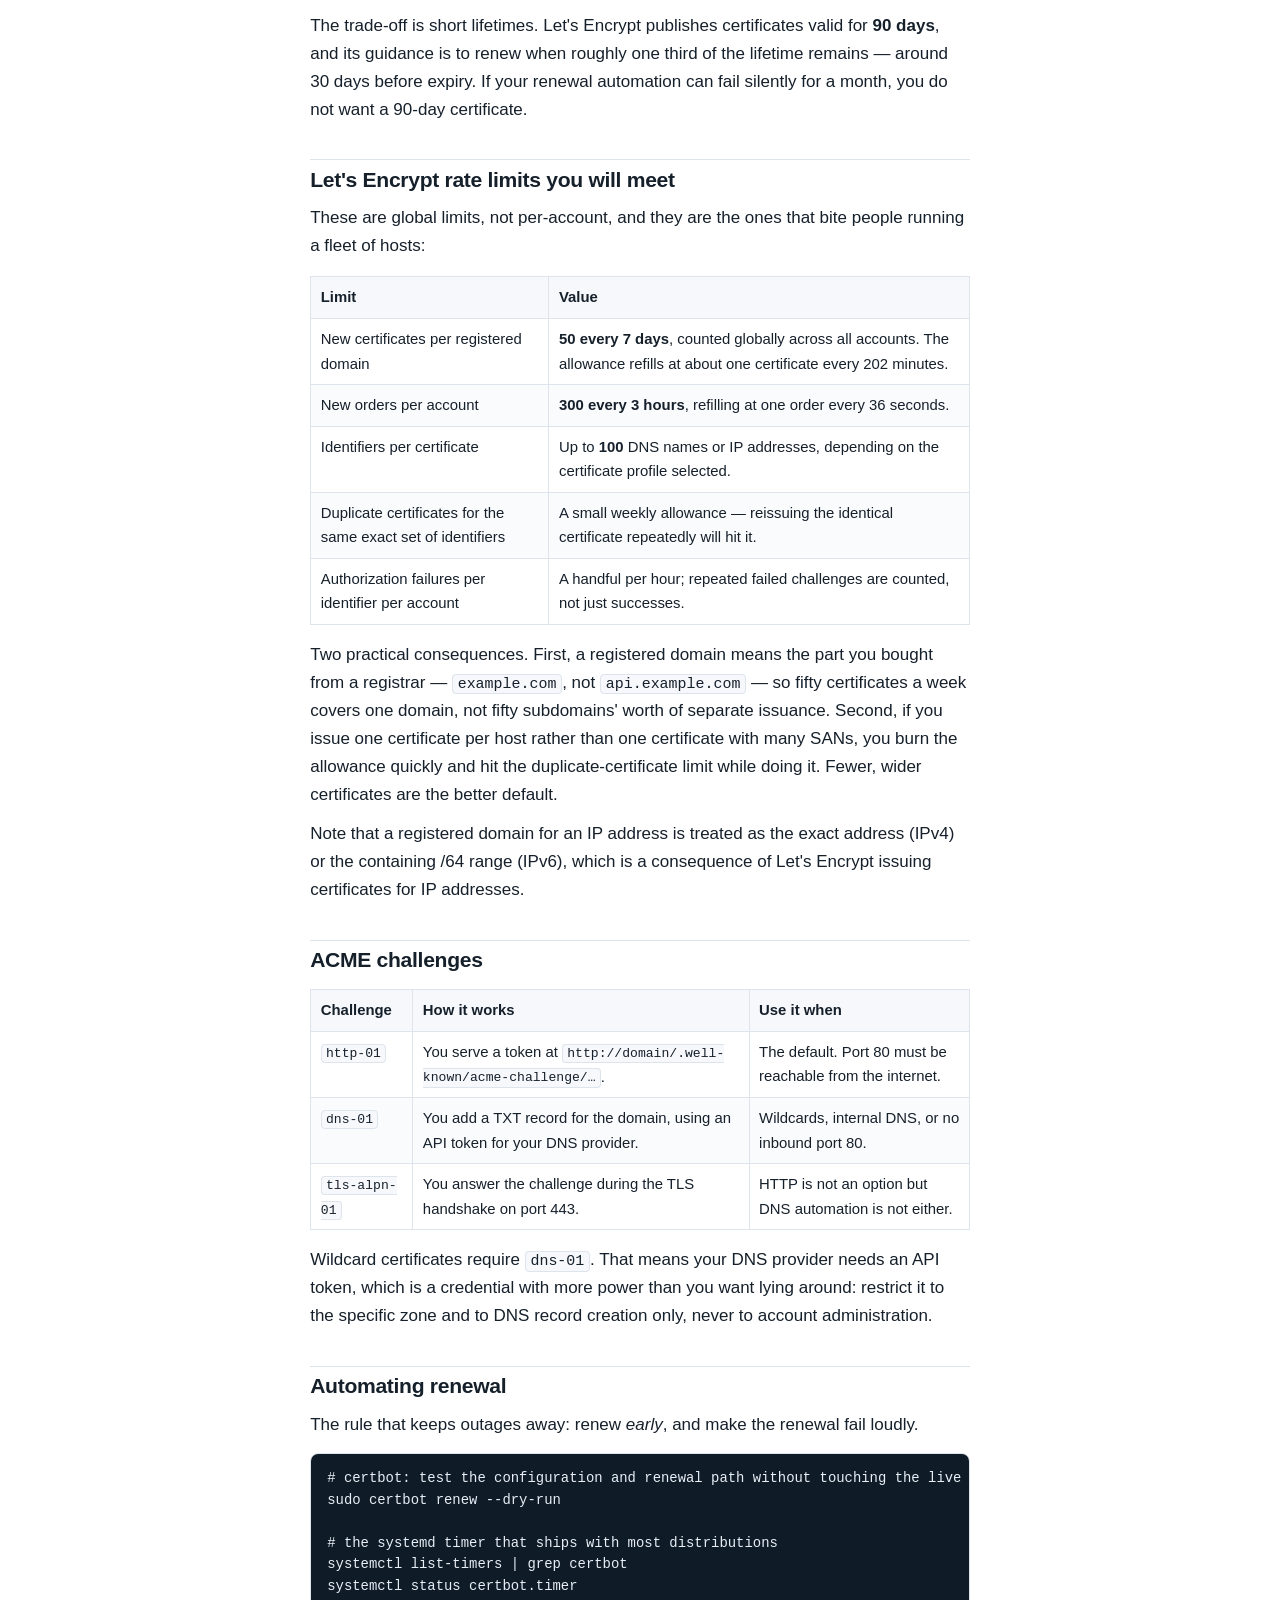
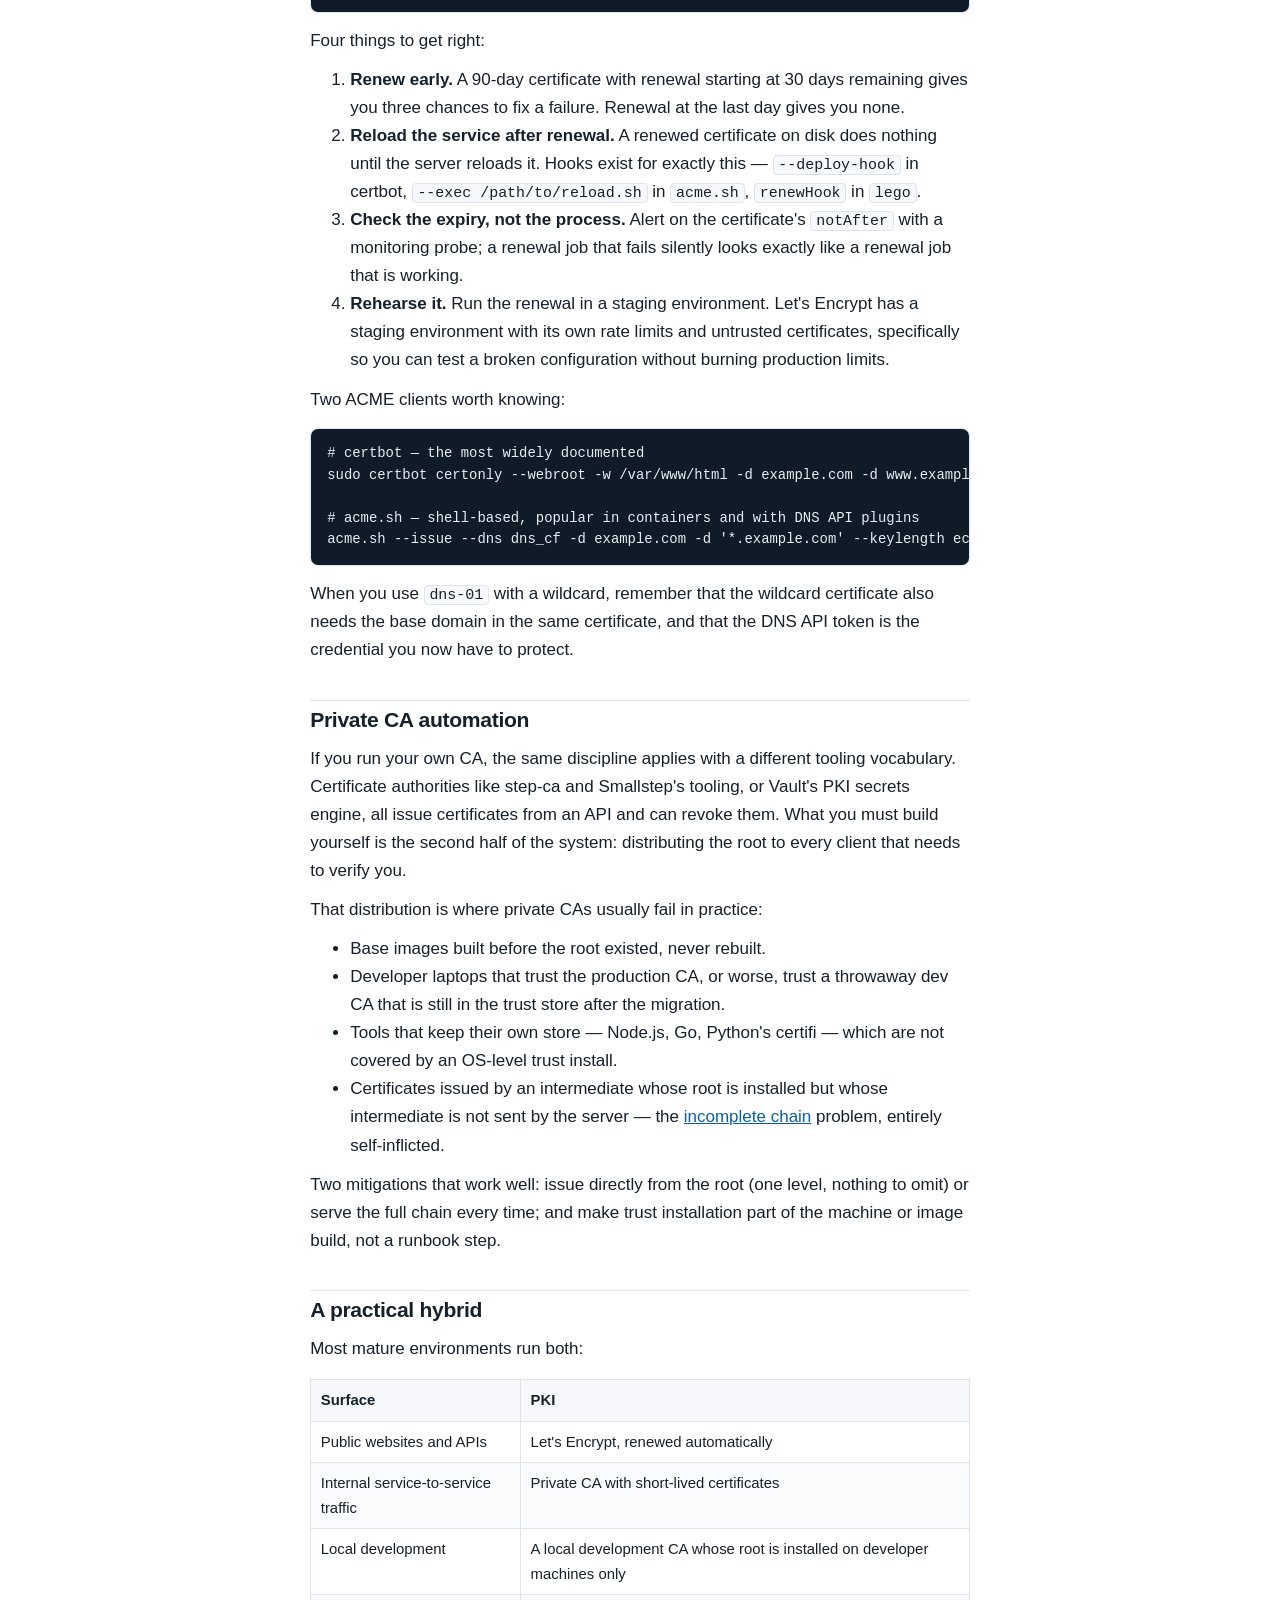
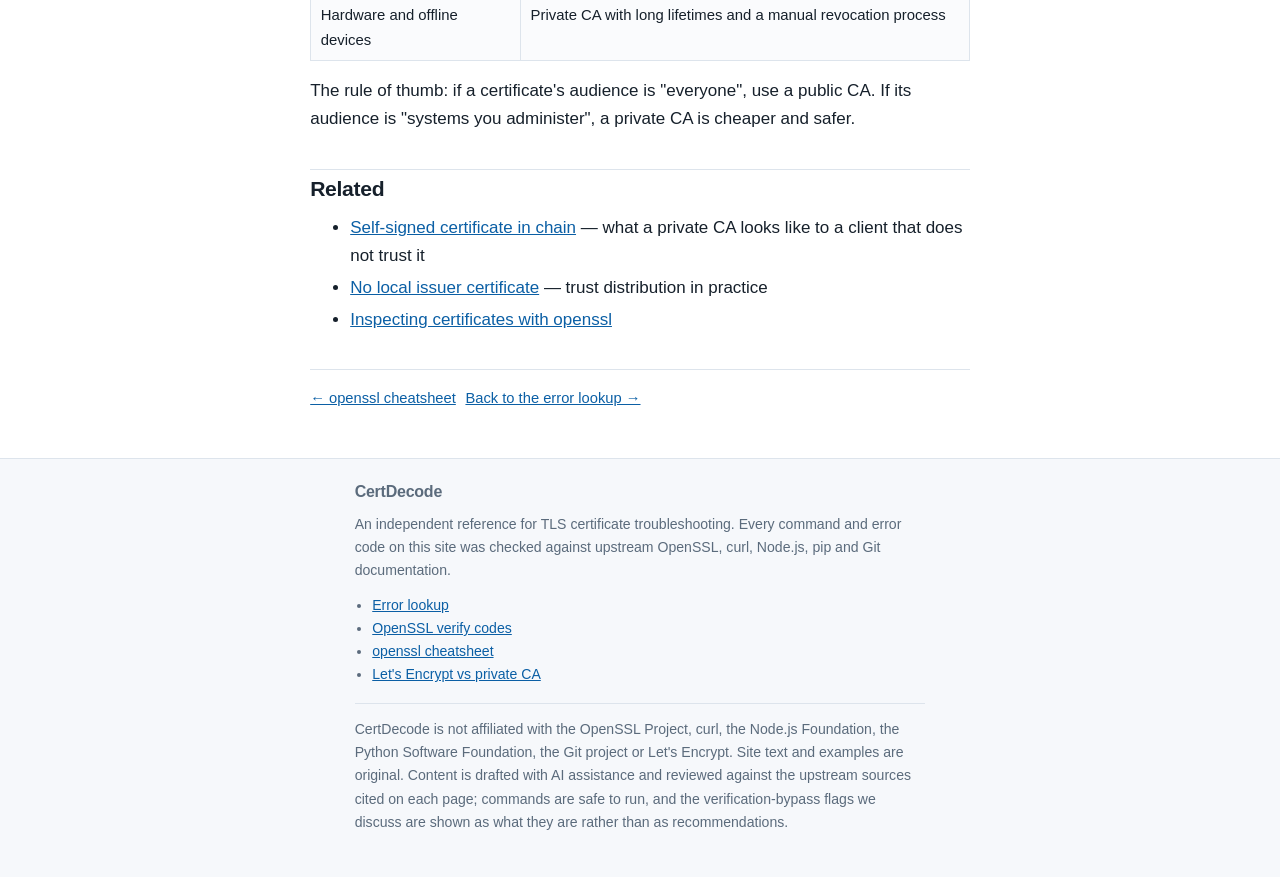
<file: certdecode/lets-encrypt-vs-private-ca.html>
<!DOCTYPE html>
<html lang="en">
<head>
<meta charset="utf-8">
<meta name="viewport" content="width=device-width, initial-scale=1">
<title>Let's Encrypt vs a private CA — which PKI, and how to automate renewal</title>
<meta name="description" content="A decision guide between Let's Encrypt and a private CA: when each is right, what the Let's Encrypt rate limits are, how ACME challenges differ, and how to automate renewal without downtime.">
<link rel="canonical" href="https://hemoeshock.github.io/hemosolutions/certdecode/lets-encrypt-vs-private-ca.html">
<link rel="stylesheet" href="styles.css">
</head>
<body>
<a class="skip" href="#main">Skip to content</a>

<header class="site-header">
  <div class="wrap">
    <a class="brand" href="index.html">Cert<span>Decode</span></a>
    <p class="tagline">TLS certificate verification errors, decoded — cause, diagnosis, fix.</p>
  </div>
</header>

<nav class="site" aria-label="Sections">
  <ul>
    <li><a href="index.html">Error lookup</a></li>
    <li><a href="self-signed-certificate-in-chain.html">Self-signed in chain</a></li>
    <li><a href="unable-to-get-local-issuer-certificate.html">No local issuer</a></li>
    <li><a href="openssl-verify-error-codes.html">OpenSSL codes</a></li>
    <li><a href="node-js-tls-certificate-errors.html">Node.js</a></li>
    <li><a href="python-certificate-verify-failed.html">Python</a></li>
    <li><a href="curl-error-60.html">curl</a></li>
    <li><a href="git-ssl-certificate-problem.html">Git</a></li>
    <li><a href="openssl-inspect-certificate.html">openssl cheatsheet</a></li>
    <li><a href="lets-encrypt-vs-private-ca.html" aria-current="page">LE vs private CA</a></li>
  </ul>
</nav>

<main id="main">

<h1>Let's Encrypt or a private CA?</h1>
<p class="lede">Choosing a certificate authority is mostly a question about <em>who has to trust you</em>. A public CA asks the whole internet to trust you; a private CA asks your own systems. That difference cascades into cost, automation and every trust error you will ever debug.</p>

<h2>The decision in one table</h2>

<table>
  <thead>
    <tr><th></th><th>Public CA (Let's Encrypt and friends)</th><th>Private CA you operate</th></tr>
  </thead>
  <tbody>
    <tr>
      <th>Names it can certify</th>
      <td>Public DNS names you control. Wildcards supported.</td>
      <td>Anything, including internal names and IP addresses.</td>
    </tr>
    <tr>
      <th>Who must trust it</th>
      <td>The entire internet — already true for the root CA.</td>
      <td>Your own clients. Every one of them needs the root installed.</td>
    </tr>
    <tr>
      <th>Validation</th>
      <td>ACME: the CA checks you control the name.</td>
      <td>Your policy: whatever your CA is configured to check.</td>
    </tr>
    <tr>
      <th>Cost</th>
      <td>Free.</td>
      <td>The cost of running the CA and distributing the root.</td>
    </tr>
    <tr>
      <th>Typical certificate lifetime</th>
      <td>90 days, so automation is mandatory.</td>
      <td>Whatever you set — often a year, which allows slow manual renewal.</td>
    </tr>
    <tr>
      <th>Revocation</th>
      <td>CRL and OCSP; short-lived certificates reduce how much revocation you need.</td>
      <td>You define it, including CRLs and short-lived certificates.</td>
    </tr>
    <tr>
      <th>Best for</th>
      <td>Anything on the public internet.</td>
      <td>Internal services, service meshes, private service-to-service traffic.</td>
    </tr>
  </tbody>
</table>

<h2>When a private CA is the right answer</h2>

<ul>
  <li>The name is not publicly resolvable — <code>payments.svc.cluster.local</code>, a database replica, an internal admin panel.</li>
  <li>You want certificates that live for years, so nothing depends on renewal automation being reliable.</li>
  <li>Your platform already distributes trust: a base image, a configuration management run, an MDM profile. In that world a private CA is nearly free to operate.</li>
  <li>You want short-lived, automatically-minted identities — the model behind service meshes and SPIFFE — where the CA is the source of identity rather than a certificate of convenience.</li>
</ul>

<p>The cost of a private CA is not running the CA. It is the <em>trust distribution</em>: every machine, container image, language runtime and third-party tool that has to talk to your services now needs the root. That is the same problem as <a href="unable-to-get-local-issuer-certificate.html">unable to get local issuer certificate</a>, except now you own it forever.</p>

<h2>When Let's Encrypt is the right answer</h2>

<ul>
  <li>The name is public and you want the world to trust it.</li>
  <li>You want no CA to operate and no root to distribute.</li>
  <li>You can run an ACME client on the machine that serves the certificate, or use a hosted automation service.</li>
</ul>

<p>The trade-off is short lifetimes. Let's Encrypt publishes certificates valid for <strong>90 days</strong>, and its guidance is to renew when roughly one third of the lifetime remains — around 30 days before expiry. If your renewal automation can fail silently for a month, you do not want a 90-day certificate.</p>

<h2>Let's Encrypt rate limits you will meet</h2>

<p>These are global limits, not per-account, and they are the ones that bite people running a fleet of hosts:</p>

<table>
  <thead>
    <tr><th>Limit</th><th>Value</th></tr>
  </thead>
  <tbody>
    <tr>
      <td>New certificates per registered domain</td>
      <td><strong>50 every 7 days</strong>, counted globally across all accounts. The allowance refills at about one certificate every 202 minutes.</td>
    </tr>
    <tr>
      <td>New orders per account</td>
      <td><strong>300 every 3 hours</strong>, refilling at one order every 36 seconds.</td>
    </tr>
    <tr>
      <td>Identifiers per certificate</td>
      <td>Up to <strong>100</strong> DNS names or IP addresses, depending on the certificate profile selected.</td>
    </tr>
    <tr>
      <td>Duplicate certificates for the same exact set of identifiers</td>
      <td>A small weekly allowance — reissuing the identical certificate repeatedly will hit it.</td>
    </tr>
    <tr>
      <td>Authorization failures per identifier per account</td>
      <td>A handful per hour; repeated failed challenges are counted, not just successes.</td>
    </tr>
  </tbody>
</table>

<p>Two practical consequences. First, a registered domain means the part you bought from a registrar — <code>example.com</code>, not <code>api.example.com</code> — so fifty certificates a week covers one domain, not fifty subdomains' worth of separate issuance. Second, if you issue one certificate per host rather than one certificate with many SANs, you burn the allowance quickly and hit the duplicate-certificate limit while doing it. Fewer, wider certificates are the better default.</p>

<p>Note that a registered domain for an IP address is treated as the exact address (IPv4) or the containing /64 range (IPv6), which is a consequence of Let's Encrypt issuing certificates for IP addresses.</p>

<h2>ACME challenges</h2>

<table>
  <thead>
    <tr><th>Challenge</th><th>How it works</th><th>Use it when</th></tr>
  </thead>
  <tbody>
    <tr>
      <td><code>http-01</code></td>
      <td>You serve a token at <code>http://domain/.well-known/acme-challenge/…</code>.</td>
      <td>The default. Port 80 must be reachable from the internet.</td>
    </tr>
    <tr>
      <td><code>dns-01</code></td>
      <td>You add a TXT record for the domain, using an API token for your DNS provider.</td>
      <td>Wildcards, internal DNS, or no inbound port 80.</td>
    </tr>
    <tr>
      <td><code>tls-alpn-01</code></td>
      <td>You answer the challenge during the TLS handshake on port 443.</td>
      <td>HTTP is not an option but DNS automation is not either.</td>
    </tr>
  </tbody>
</table>

<p>Wildcard certificates require <code>dns-01</code>. That means your DNS provider needs an API token, which is a credential with more power than you want lying around: restrict it to the specific zone and to DNS record creation only, never to account administration.</p>

<h2>Automating renewal</h2>

<p>The rule that keeps outages away: renew <em>early</em>, and make the renewal fail loudly.</p>

<pre><code># certbot: test the configuration and renewal path without touching the live cert
sudo certbot renew --dry-run

# the systemd timer that ships with most distributions
systemctl list-timers | grep certbot
systemctl status certbot.timer</code></pre>

<p>Four things to get right:</p>
<ol>
  <li><strong>Renew early.</strong> A 90-day certificate with renewal starting at 30 days remaining gives you three chances to fix a failure. Renewal at the last day gives you none.</li>
  <li><strong>Reload the service after renewal.</strong> A renewed certificate on disk does nothing until the server reloads it. Hooks exist for exactly this — <code>--deploy-hook</code> in certbot, <code>--exec /path/to/reload.sh</code> in <code>acme.sh</code>, <code>renewHook</code> in <code>lego</code>.</li>
  <li><strong>Check the expiry, not the process.</strong> Alert on the certificate's <code>notAfter</code> with a monitoring probe; a renewal job that fails silently looks exactly like a renewal job that is working.</li>
  <li><strong>Rehearse it.</strong> Run the renewal in a staging environment. Let's Encrypt has a staging environment with its own rate limits and untrusted certificates, specifically so you can test a broken configuration without burning production limits.</li>
</ol>

<p>Two ACME clients worth knowing:</p>

<pre><code># certbot — the most widely documented
sudo certbot certonly --webroot -w /var/www/html -d example.com -d www.example.com

# acme.sh — shell-based, popular in containers and with DNS API plugins
acme.sh --issue --dns dns_cf -d example.com -d '*.example.com' --keylength ec-256</code></pre>

<p>When you use <code>dns-01</code> with a wildcard, remember that the wildcard certificate also needs the base domain in the same certificate, and that the DNS API token is the credential you now have to protect.</p>

<h2>Private CA automation</h2>

<p>If you run your own CA, the same discipline applies with a different tooling vocabulary. Certificate authorities like step-ca and Smallstep's tooling, or Vault's PKI secrets engine, all issue certificates from an API and can revoke them. What you must build yourself is the second half of the system: distributing the root to every client that needs to verify you.</p>

<p>That distribution is where private CAs usually fail in practice:</p>

<ul>
  <li>Base images built before the root existed, never rebuilt.</li>
  <li>Developer laptops that trust the production CA, or worse, trust a throwaway dev CA that is still in the trust store after the migration.</li>
  <li>Tools that keep their own store — Node.js, Go, Python's certifi — which are not covered by an OS-level trust install.</li>
  <li>Certificates issued by an intermediate whose root is installed but whose intermediate is not sent by the server — the <a href="unable-to-get-local-issuer-certificate.html">incomplete chain</a> problem, entirely self-inflicted.</li>
</ul>

<p>Two mitigations that work well: issue directly from the root (one level, nothing to omit) or serve the full chain every time; and make trust installation part of the machine or image build, not a runbook step.</p>

<h2>A practical hybrid</h2>

<p>Most mature environments run both:</p>

<table>
  <thead>
    <tr><th>Surface</th><th>PKI</th></tr>
  </thead>
  <tbody>
    <tr><td>Public websites and APIs</td><td>Let's Encrypt, renewed automatically</td></tr>
    <tr><td>Internal service-to-service traffic</td><td>Private CA with short-lived certificates</td></tr>
    <tr><td>Local development</td><td>A local development CA whose root is installed on developer machines only</td></tr>
    <tr><td>Hardware and offline devices</td><td>Private CA with long lifetimes and a manual revocation process</td></tr>
  </tbody>
</table>

<p>The rule of thumb: if a certificate's audience is "everyone", use a public CA. If its audience is "systems you administer", a private CA is cheaper and safer.</p>

<!-- ADSENSE-SLOT -->

<h2>Related</h2>
<ul class="related">
  <li><a href="self-signed-certificate-in-chain.html">Self-signed certificate in chain</a> — what a private CA looks like to a client that does not trust it</li>
  <li><a href="unable-to-get-local-issuer-certificate.html">No local issuer certificate</a> — trust distribution in practice</li>
  <li><a href="openssl-inspect-certificate.html">Inspecting certificates with openssl</a></li>
</ul>

<!-- AFFILIATE: acme-certificate-provider -->

<div class="pager">
  <a href="openssl-inspect-certificate.html">&larr; openssl cheatsheet</a>
  <a href="index.html">Back to the error lookup &rarr;</a>
</div>

</main>

<footer class="site-footer">
  <div class="wrap">
    <h2>CertDecode</h2>
    <p>An independent reference for TLS certificate troubleshooting. Every command and error code on this site was checked against upstream OpenSSL, curl, Node.js, pip and Git documentation.</p>
    <ul>
      <li><a href="index.html">Error lookup</a></li>
      <li><a href="openssl-verify-error-codes.html">OpenSSL verify codes</a></li>
      <li><a href="openssl-inspect-certificate.html">openssl cheatsheet</a></li>
      <li><a href="lets-encrypt-vs-private-ca.html">Let's Encrypt vs private CA</a></li>
    </ul>
    <p class="disclosure">CertDecode is not affiliated with the OpenSSL Project, curl, the Node.js Foundation, the Python Software Foundation, the Git project or Let's Encrypt. Site text and examples are original. Content is drafted with AI assistance and reviewed against the upstream sources cited on each page; commands are safe to run, and the verification-bypass flags we discuss are shown as what they are rather than as recommendations.</p>
  </div>
</footer>

</body>
</html>
</file>
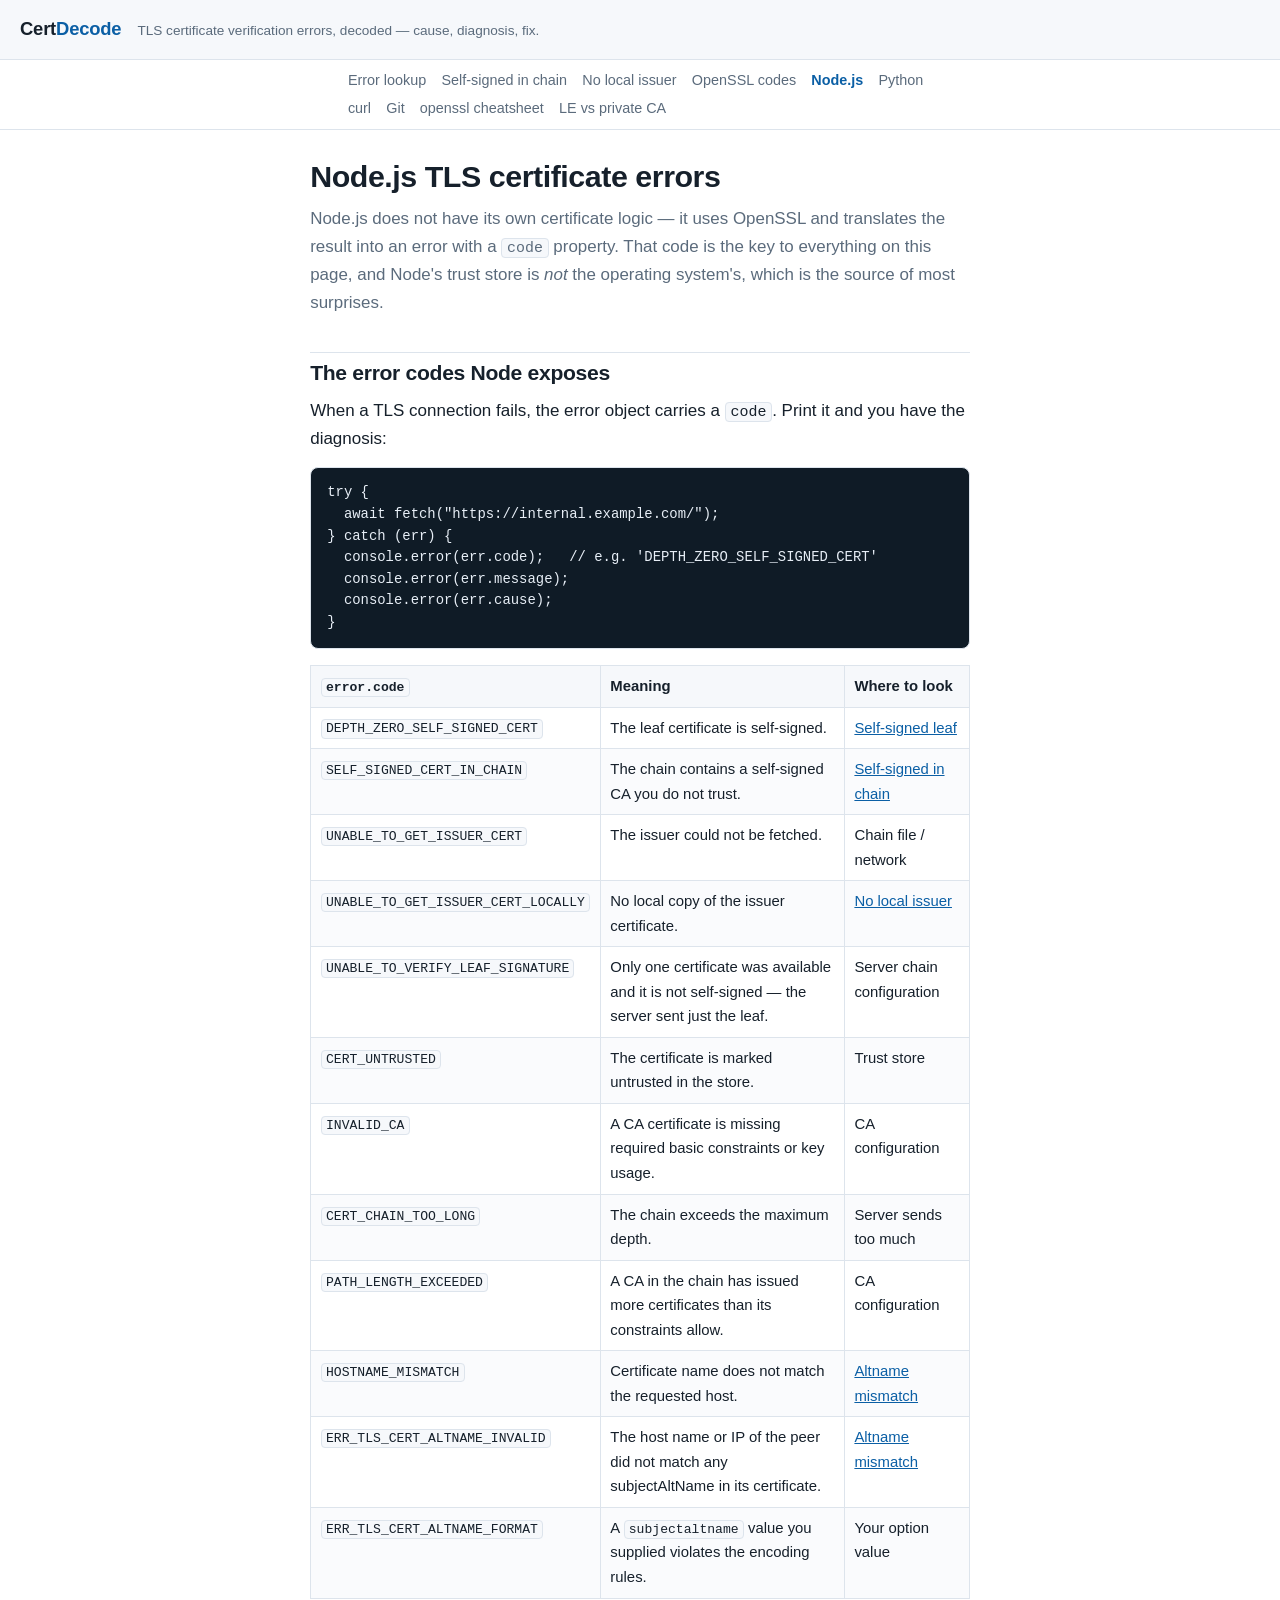
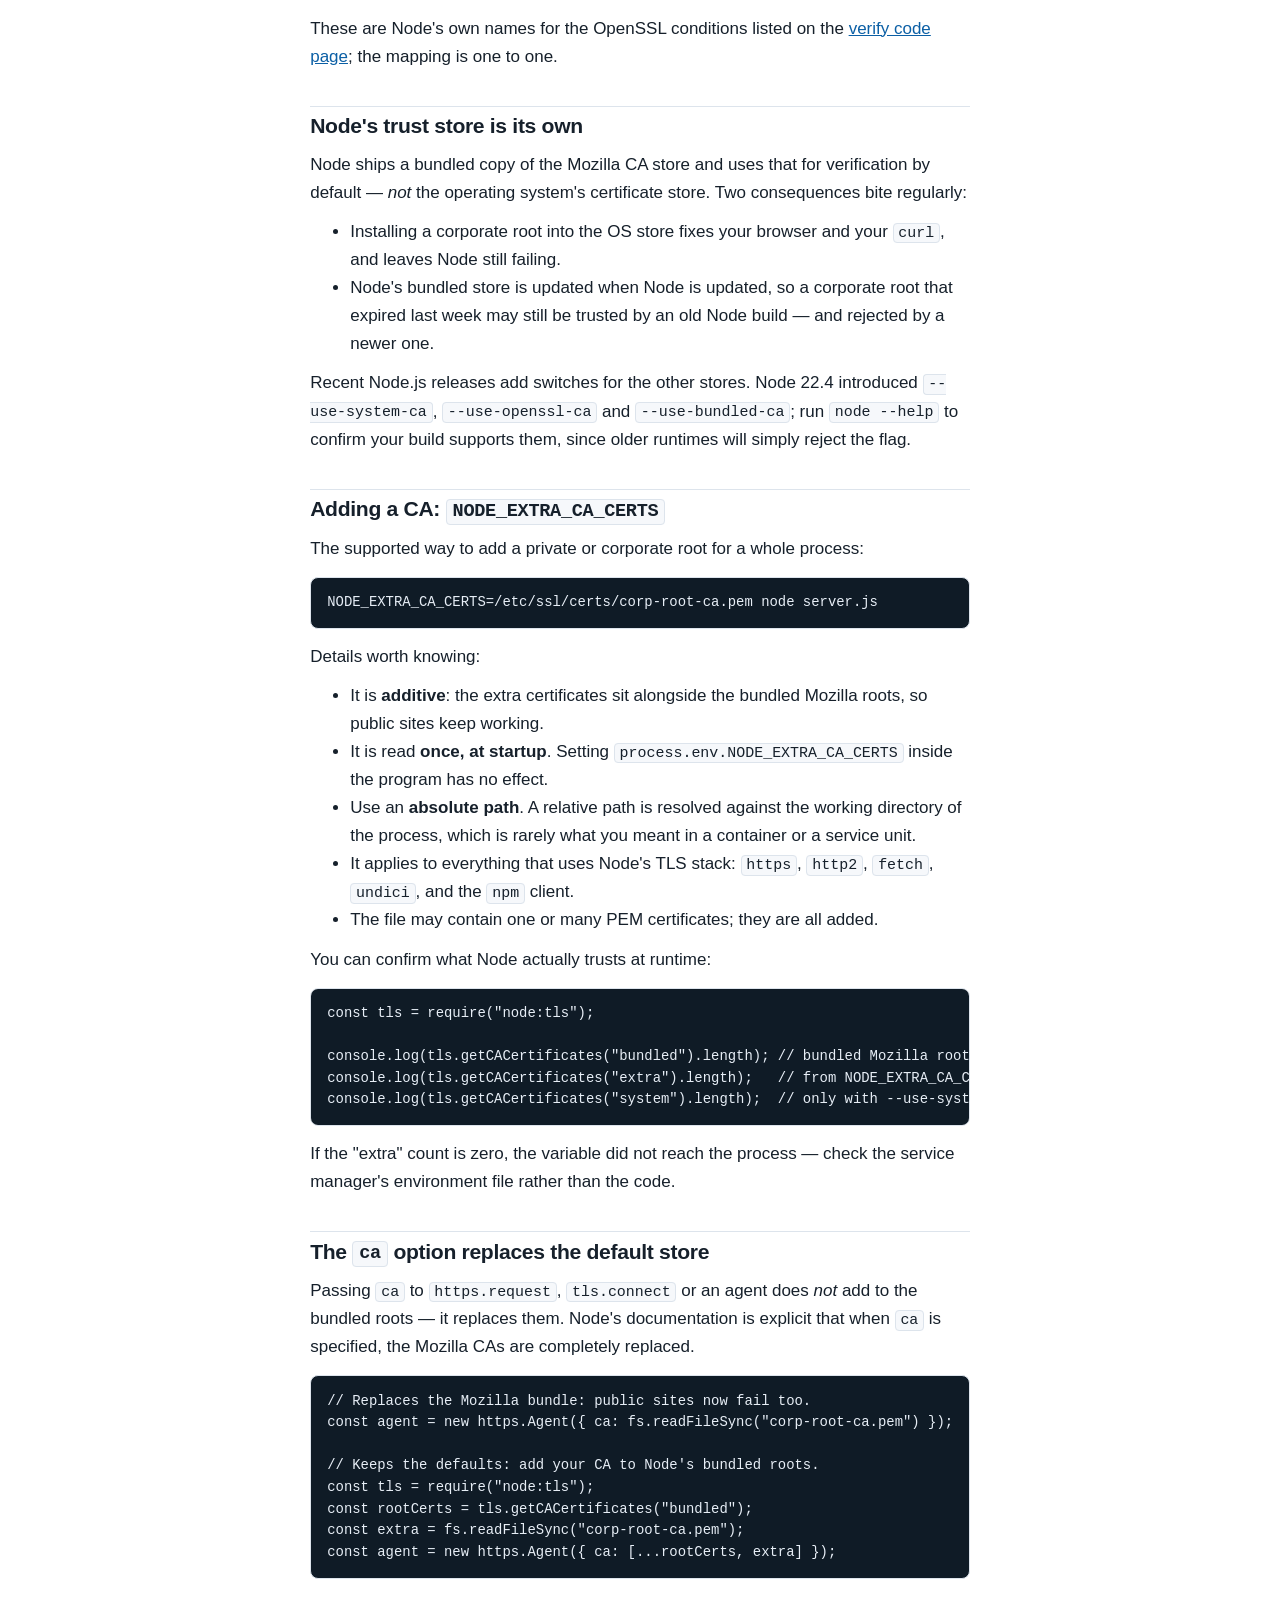
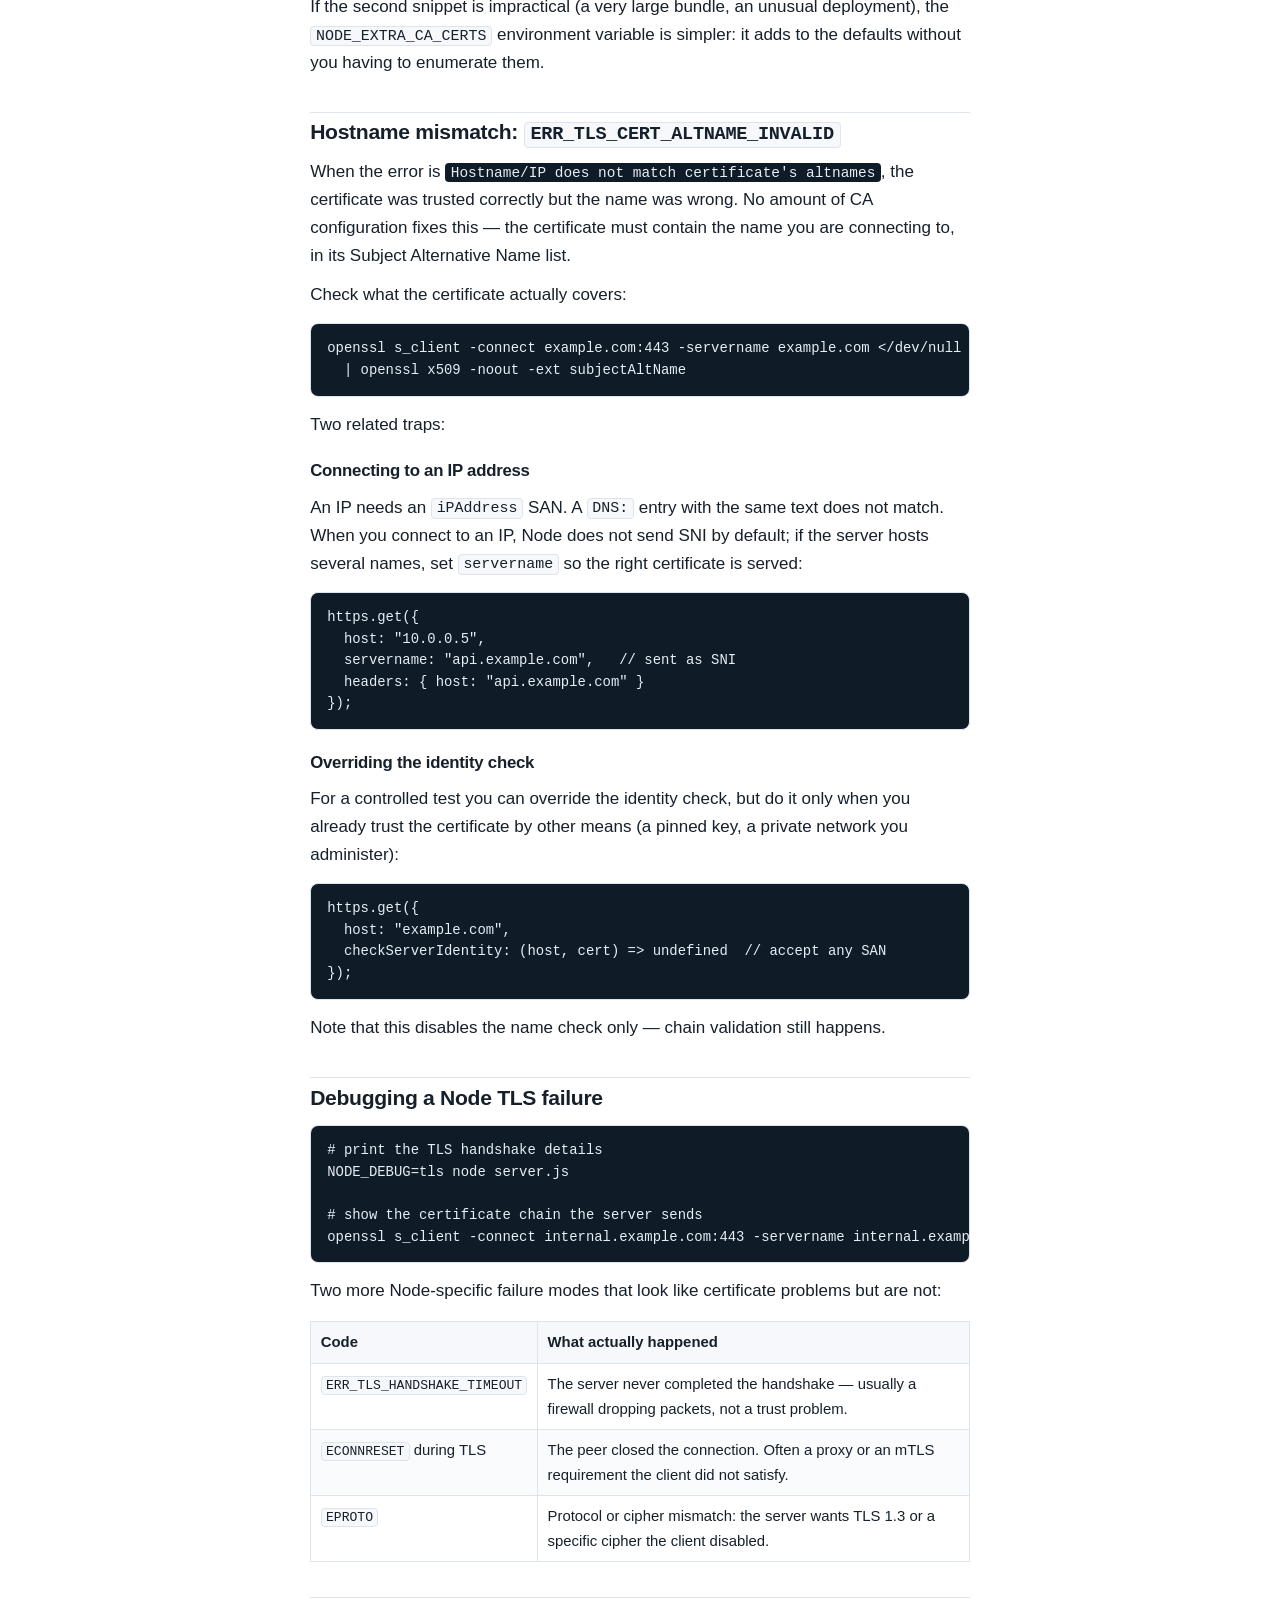
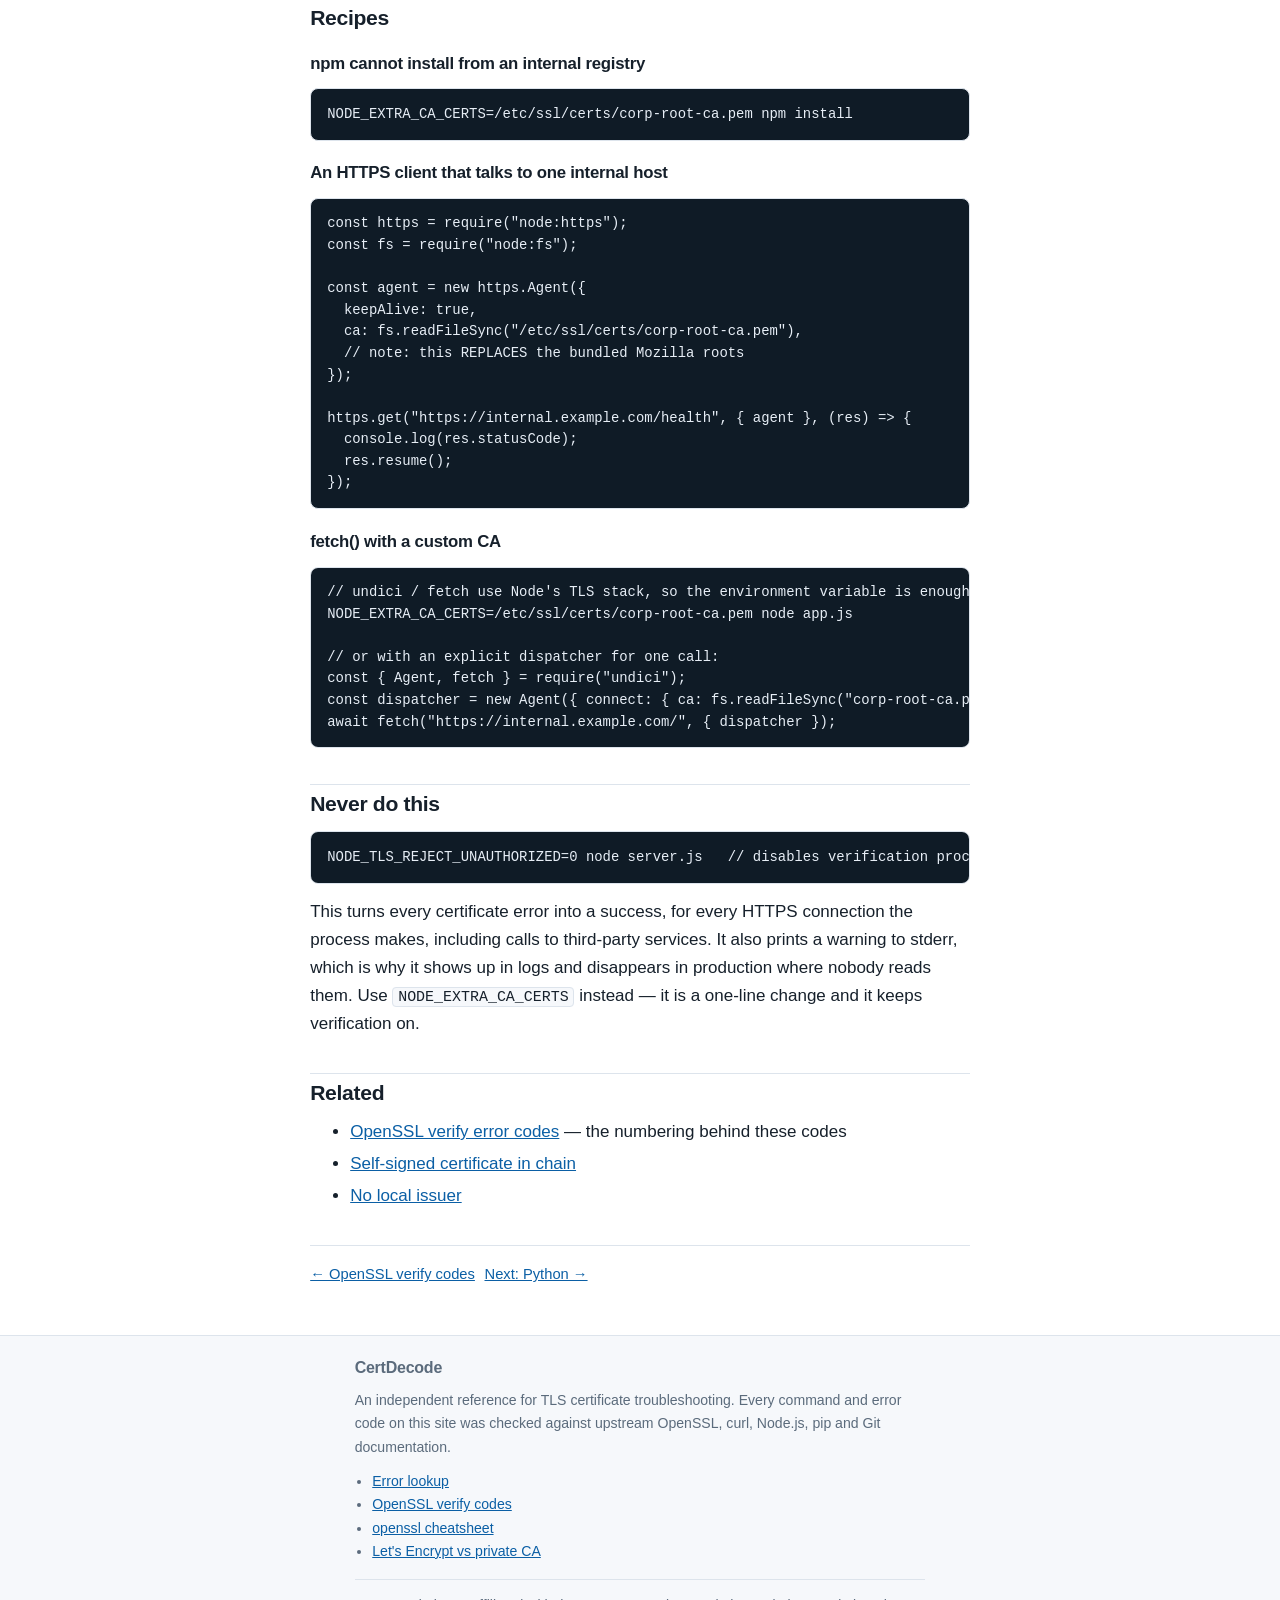
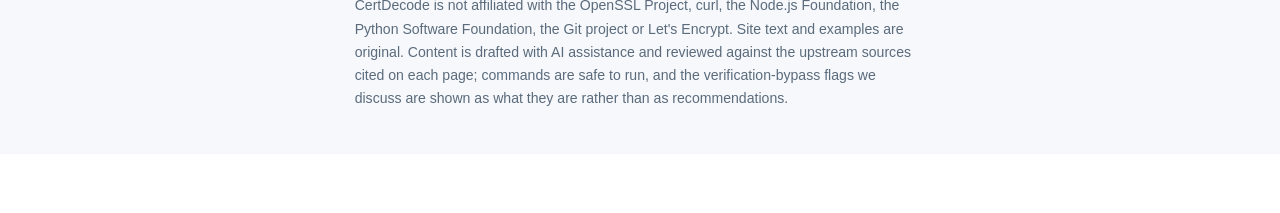
<file: certdecode/node-js-tls-certificate-errors.html>
<!DOCTYPE html>
<html lang="en">
<head>
<meta charset="utf-8">
<meta name="viewport" content="width=device-width, initial-scale=1">
<title>Node.js TLS certificate errors — NODE_EXTRA_CA_CERTS and the ca option</title>
<meta name="description" content="Node.js reports OpenSSL verification failures as error codes such as DEPTH_ZERO_SELF_SIGNED_CERT and ERR_TLS_CERT_ALTNAME_INVALID. How to fix them properly with NODE_EXTRA_CA_CERTS, the ca option and servername.">
<link rel="canonical" href="https://hemoeshock.github.io/hemosolutions/certdecode/node-js-tls-certificate-errors.html">
<link rel="stylesheet" href="styles.css">
</head>
<body>
<a class="skip" href="#main">Skip to content</a>

<header class="site-header">
  <div class="wrap">
    <a class="brand" href="index.html">Cert<span>Decode</span></a>
    <p class="tagline">TLS certificate verification errors, decoded — cause, diagnosis, fix.</p>
  </div>
</header>

<nav class="site" aria-label="Sections">
  <ul>
    <li><a href="index.html">Error lookup</a></li>
    <li><a href="self-signed-certificate-in-chain.html">Self-signed in chain</a></li>
    <li><a href="unable-to-get-local-issuer-certificate.html">No local issuer</a></li>
    <li><a href="openssl-verify-error-codes.html">OpenSSL codes</a></li>
    <li><a href="node-js-tls-certificate-errors.html" aria-current="page">Node.js</a></li>
    <li><a href="python-certificate-verify-failed.html">Python</a></li>
    <li><a href="curl-error-60.html">curl</a></li>
    <li><a href="git-ssl-certificate-problem.html">Git</a></li>
    <li><a href="openssl-inspect-certificate.html">openssl cheatsheet</a></li>
    <li><a href="lets-encrypt-vs-private-ca.html">LE vs private CA</a></li>
  </ul>
</nav>

<main id="main">

<h1>Node.js TLS certificate errors</h1>
<p class="lede">Node.js does not have its own certificate logic — it uses OpenSSL and translates the result into an error with a <code>code</code> property. That code is the key to everything on this page, and Node's trust store is <em>not</em> the operating system's, which is the source of most surprises.</p>

<h2>The error codes Node exposes</h2>

<p>When a TLS connection fails, the error object carries a <code>code</code>. Print it and you have the diagnosis:</p>

<pre><code>try {
  await fetch("https://internal.example.com/");
} catch (err) {
  console.error(err.code);   // e.g. 'DEPTH_ZERO_SELF_SIGNED_CERT'
  console.error(err.message);
  console.error(err.cause);
}</code></pre>

<table>
  <thead>
    <tr><th><code>error.code</code></th><th>Meaning</th><th>Where to look</th></tr>
  </thead>
  <tbody>
    <tr><td><code>DEPTH_ZERO_SELF_SIGNED_CERT</code></td><td>The leaf certificate is self-signed.</td><td><a href="self-signed-certificate-in-chain.html">Self-signed leaf</a></td></tr>
    <tr><td><code>SELF_SIGNED_CERT_IN_CHAIN</code></td><td>The chain contains a self-signed CA you do not trust.</td><td><a href="self-signed-certificate-in-chain.html">Self-signed in chain</a></td></tr>
    <tr><td><code>UNABLE_TO_GET_ISSUER_CERT</code></td><td>The issuer could not be fetched.</td><td>Chain file / network</td></tr>
    <tr><td><code>UNABLE_TO_GET_ISSUER_CERT_LOCALLY</code></td><td>No local copy of the issuer certificate.</td><td><a href="unable-to-get-local-issuer-certificate.html">No local issuer</a></td></tr>
    <tr><td><code>UNABLE_TO_VERIFY_LEAF_SIGNATURE</code></td><td>Only one certificate was available and it is not self-signed — the server sent just the leaf.</td><td>Server chain configuration</td></tr>
    <tr><td><code>CERT_UNTRUSTED</code></td><td>The certificate is marked untrusted in the store.</td><td>Trust store</td></tr>
    <tr><td><code>INVALID_CA</code></td><td>A CA certificate is missing required basic constraints or key usage.</td><td>CA configuration</td></tr>
    <tr><td><code>CERT_CHAIN_TOO_LONG</code></td><td>The chain exceeds the maximum depth.</td><td>Server sends too much</td></tr>
    <tr><td><code>PATH_LENGTH_EXCEEDED</code></td><td>A CA in the chain has issued more certificates than its constraints allow.</td><td>CA configuration</td></tr>
    <tr><td><code>HOSTNAME_MISMATCH</code></td><td>Certificate name does not match the requested host.</td><td><a href="#altname">Altname mismatch</a></td></tr>
    <tr><td><code>ERR_TLS_CERT_ALTNAME_INVALID</code></td><td>The host name or IP of the peer did not match any subjectAltName in its certificate.</td><td><a href="#altname">Altname mismatch</a></td></tr>
    <tr><td><code>ERR_TLS_CERT_ALTNAME_FORMAT</code></td><td>A <code>subjectaltname</code> value you supplied violates the encoding rules.</td><td>Your option value</td></tr>
  </tbody>
</table>

<p>These are Node's own names for the OpenSSL conditions listed on the <a href="openssl-verify-error-codes.html">verify code page</a>; the mapping is one to one.</p>

<h2>Node's trust store is its own</h2>

<p>Node ships a bundled copy of the Mozilla CA store and uses that for verification by default — <em>not</em> the operating system's certificate store. Two consequences bite regularly:</p>

<ul>
  <li>Installing a corporate root into the OS store fixes your browser and your <code>curl</code>, and leaves Node still failing.</li>
  <li>Node's bundled store is updated when Node is updated, so a corporate root that expired last week may still be trusted by an old Node build — and rejected by a newer one.</li>
</ul>

<p>Recent Node.js releases add switches for the other stores. Node 22.4 introduced <code>--use-system-ca</code>, <code>--use-openssl-ca</code> and <code>--use-bundled-ca</code>; run <code>node --help</code> to confirm your build supports them, since older runtimes will simply reject the flag.</p>

<h2>Adding a CA: <code>NODE_EXTRA_CA_CERTS</code></h2>

<p>The supported way to add a private or corporate root for a whole process:</p>

<pre><code>NODE_EXTRA_CA_CERTS=/etc/ssl/certs/corp-root-ca.pem node server.js</code></pre>

<p>Details worth knowing:</p>
<ul>
  <li>It is <strong>additive</strong>: the extra certificates sit alongside the bundled Mozilla roots, so public sites keep working.</li>
  <li>It is read <strong>once, at startup</strong>. Setting <code>process.env.NODE_EXTRA_CA_CERTS</code> inside the program has no effect.</li>
  <li>Use an <strong>absolute path</strong>. A relative path is resolved against the working directory of the process, which is rarely what you meant in a container or a service unit.</li>
  <li>It applies to everything that uses Node's TLS stack: <code>https</code>, <code>http2</code>, <code>fetch</code>, <code>undici</code>, and the <code>npm</code> client.</li>
  <li>The file may contain one or many PEM certificates; they are all added.</li>
</ul>

<p>You can confirm what Node actually trusts at runtime:</p>

<pre><code>const tls = require("node:tls");

console.log(tls.getCACertificates("bundled").length); // bundled Mozilla roots
console.log(tls.getCACertificates("extra").length);   // from NODE_EXTRA_CA_CERTS
console.log(tls.getCACertificates("system").length);  // only with --use-system-ca</code></pre>

<p>If the "extra" count is zero, the variable did not reach the process — check the service manager's environment file rather than the code.</p>

<h2>The <code>ca</code> option replaces the default store</h2>

<p>Passing <code>ca</code> to <code>https.request</code>, <code>tls.connect</code> or an agent does <em>not</em> add to the bundled roots — it replaces them. Node's documentation is explicit that when <code>ca</code> is specified, the Mozilla CAs are completely replaced.</p>

<pre><code>// Replaces the Mozilla bundle: public sites now fail too.
const agent = new https.Agent({ ca: fs.readFileSync("corp-root-ca.pem") });

// Keeps the defaults: add your CA to Node's bundled roots.
const tls = require("node:tls");
const rootCerts = tls.getCACertificates("bundled");
const extra = fs.readFileSync("corp-root-ca.pem");
const agent = new https.Agent({ ca: [...rootCerts, extra] });</code></pre>

<p>If the second snippet is impractical (a very large bundle, an unusual deployment), the <code>NODE_EXTRA_CA_CERTS</code> environment variable is simpler: it adds to the defaults without you having to enumerate them.</p>

<h2 id="altname">Hostname mismatch: <code>ERR_TLS_CERT_ALTNAME_INVALID</code></h2>

<p>When the error is <span class="error-string">Hostname/IP does not match certificate's altnames</span>, the certificate was trusted correctly but the name was wrong. No amount of CA configuration fixes this — the certificate must contain the name you are connecting to, in its Subject Alternative Name list.</p>

<p>Check what the certificate actually covers:</p>

<pre><code>openssl s_client -connect example.com:443 -servername example.com &lt;/dev/null 2&gt;/dev/null \
  | openssl x509 -noout -ext subjectAltName</code></pre>

<p>Two related traps:</p>

<h3>Connecting to an IP address</h3>
<p>An IP needs an <code>iPAddress</code> SAN. A <code>DNS:</code> entry with the same text does not match. When you connect to an IP, Node does not send SNI by default; if the server hosts several names, set <code>servername</code> so the right certificate is served:</p>

<pre><code>https.get({
  host: "10.0.0.5",
  servername: "api.example.com",   // sent as SNI
  headers: { host: "api.example.com" }
});</code></pre>

<h3>Overriding the identity check</h3>
<p>For a controlled test you can override the identity check, but do it only when you already trust the certificate by other means (a pinned key, a private network you administer):</p>

<pre><code>https.get({
  host: "example.com",
  checkServerIdentity: (host, cert) =&gt; undefined  // accept any SAN
});</code></pre>

<p>Note that this disables the name check only — chain validation still happens.</p>

<h2>Debugging a Node TLS failure</h2>

<pre><code># print the TLS handshake details
NODE_DEBUG=tls node server.js

# show the certificate chain the server sends
openssl s_client -connect internal.example.com:443 -servername internal.example.com -showcerts &lt;/dev/null</code></pre>

<p>Two more Node-specific failure modes that look like certificate problems but are not:</p>

<table>
  <thead>
    <tr><th>Code</th><th>What actually happened</th></tr>
  </thead>
  <tbody>
    <tr><td><code>ERR_TLS_HANDSHAKE_TIMEOUT</code></td><td>The server never completed the handshake — usually a firewall dropping packets, not a trust problem.</td></tr>
    <tr><td><code>ECONNRESET</code> during TLS</td><td>The peer closed the connection. Often a proxy or an mTLS requirement the client did not satisfy.</td></tr>
    <tr><td><code>EPROTO</code></td><td>Protocol or cipher mismatch: the server wants TLS 1.3 or a specific cipher the client disabled.</td></tr>
  </tbody>
</table>

<!-- ADSENSE-SLOT -->

<h2>Recipes</h2>

<h3>npm cannot install from an internal registry</h3>
<pre><code>NODE_EXTRA_CA_CERTS=/etc/ssl/certs/corp-root-ca.pem npm install</code></pre>

<h3>An HTTPS client that talks to one internal host</h3>
<pre><code>const https = require("node:https");
const fs = require("node:fs");

const agent = new https.Agent({
  keepAlive: true,
  ca: fs.readFileSync("/etc/ssl/certs/corp-root-ca.pem"),
  // note: this REPLACES the bundled Mozilla roots
});

https.get("https://internal.example.com/health", { agent }, (res) =&gt; {
  console.log(res.statusCode);
  res.resume();
});</code></pre>

<h3>fetch() with a custom CA</h3>
<pre><code>// undici / fetch use Node's TLS stack, so the environment variable is enough:
NODE_EXTRA_CA_CERTS=/etc/ssl/certs/corp-root-ca.pem node app.js

// or with an explicit dispatcher for one call:
const { Agent, fetch } = require("undici");
const dispatcher = new Agent({ connect: { ca: fs.readFileSync("corp-root-ca.pem") } });
await fetch("https://internal.example.com/", { dispatcher });</code></pre>

<h2>Never do this</h2>

<pre><code>NODE_TLS_REJECT_UNAUTHORIZED=0 node server.js   // disables verification process-wide</code></pre>

<p>This turns every certificate error into a success, for every HTTPS connection the process makes, including calls to third-party services. It also prints a warning to stderr, which is why it shows up in logs and disappears in production where nobody reads them. Use <code>NODE_EXTRA_CA_CERTS</code> instead — it is a one-line change and it keeps verification on.</p>

<h2>Related</h2>
<ul class="related">
  <li><a href="openssl-verify-error-codes.html">OpenSSL verify error codes</a> — the numbering behind these codes</li>
  <li><a href="self-signed-certificate-in-chain.html">Self-signed certificate in chain</a></li>
  <li><a href="unable-to-get-local-issuer-certificate.html">No local issuer</a></li>
</ul>

<!-- AFFILIATE: node-tls-tooling -->

<div class="pager">
  <a href="openssl-verify-error-codes.html">&larr; OpenSSL verify codes</a>
  <a href="python-certificate-verify-failed.html">Next: Python &rarr;</a>
</div>

</main>

<footer class="site-footer">
  <div class="wrap">
    <h2>CertDecode</h2>
    <p>An independent reference for TLS certificate troubleshooting. Every command and error code on this site was checked against upstream OpenSSL, curl, Node.js, pip and Git documentation.</p>
    <ul>
      <li><a href="index.html">Error lookup</a></li>
      <li><a href="openssl-verify-error-codes.html">OpenSSL verify codes</a></li>
      <li><a href="openssl-inspect-certificate.html">openssl cheatsheet</a></li>
      <li><a href="lets-encrypt-vs-private-ca.html">Let's Encrypt vs private CA</a></li>
    </ul>
    <p class="disclosure">CertDecode is not affiliated with the OpenSSL Project, curl, the Node.js Foundation, the Python Software Foundation, the Git project or Let's Encrypt. Site text and examples are original. Content is drafted with AI assistance and reviewed against the upstream sources cited on each page; commands are safe to run, and the verification-bypass flags we discuss are shown as what they are rather than as recommendations.</p>
  </div>
</footer>

</body>
</html>
</file>
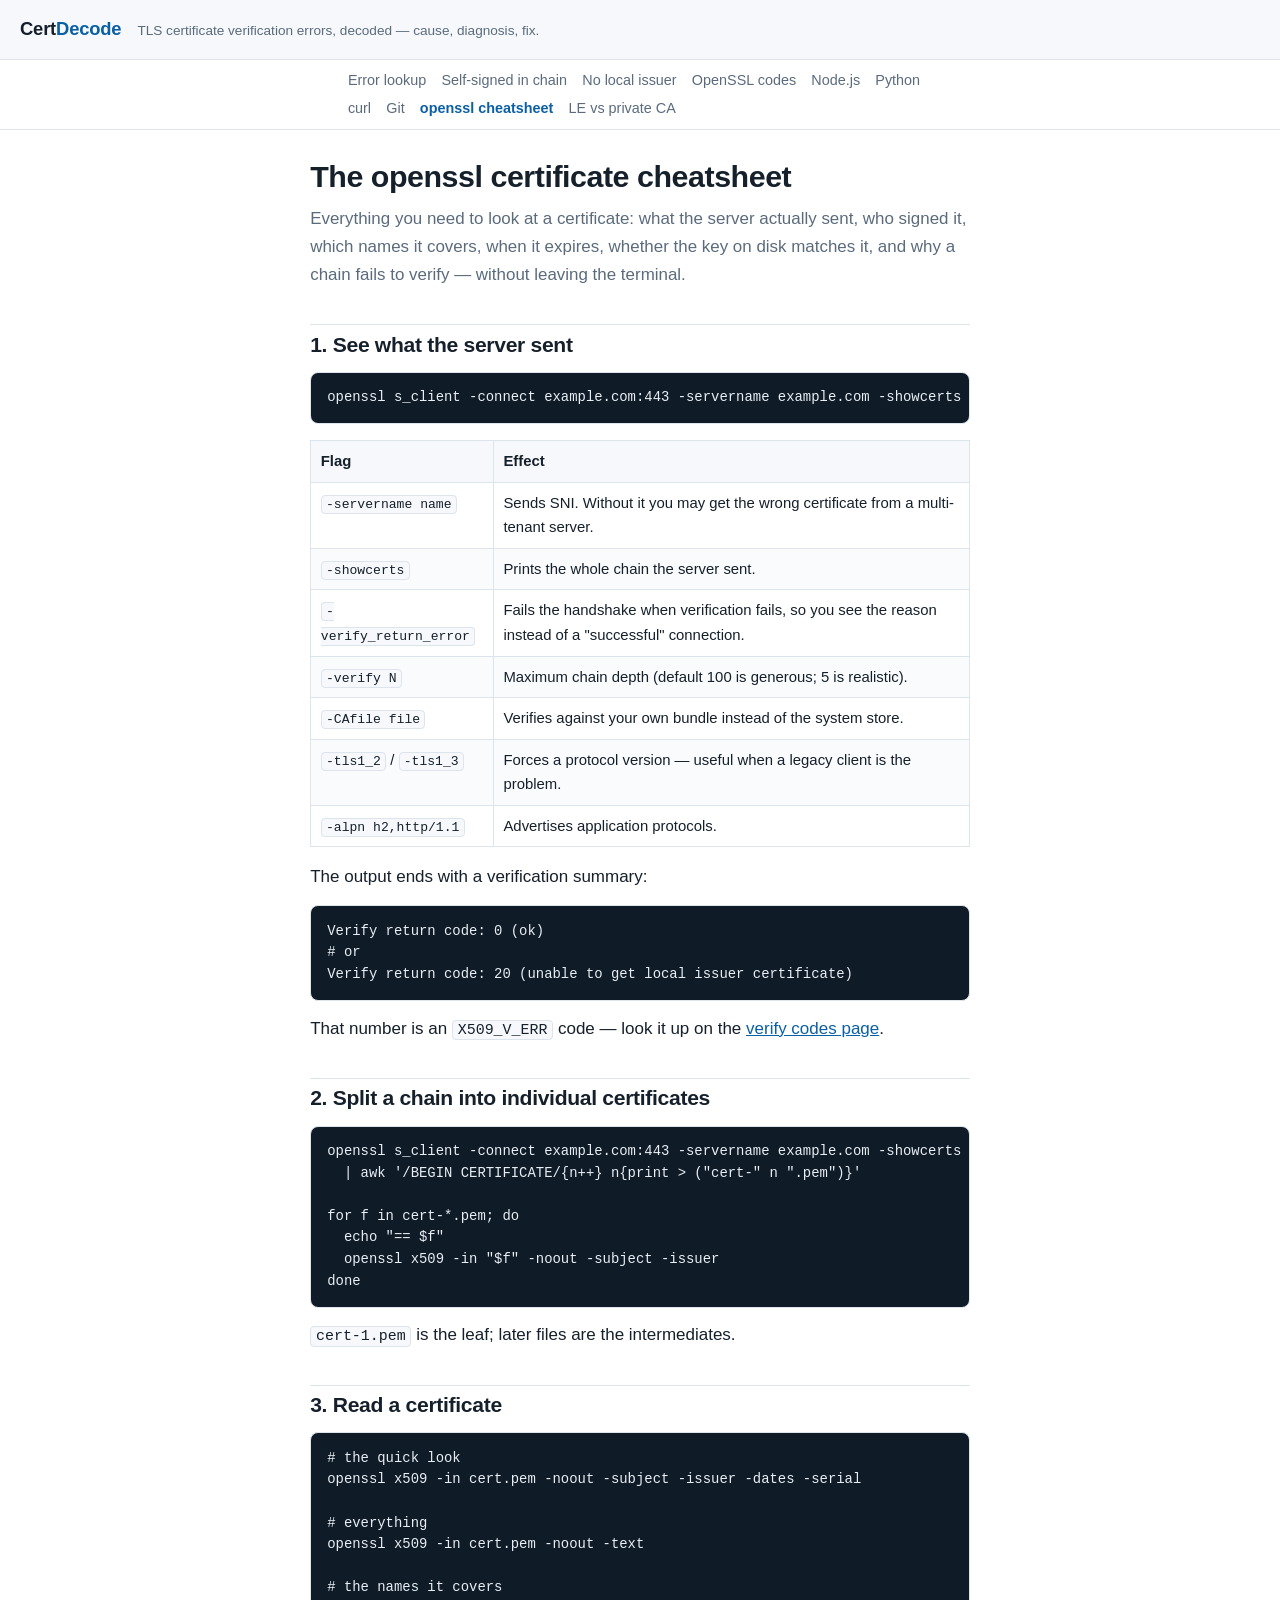
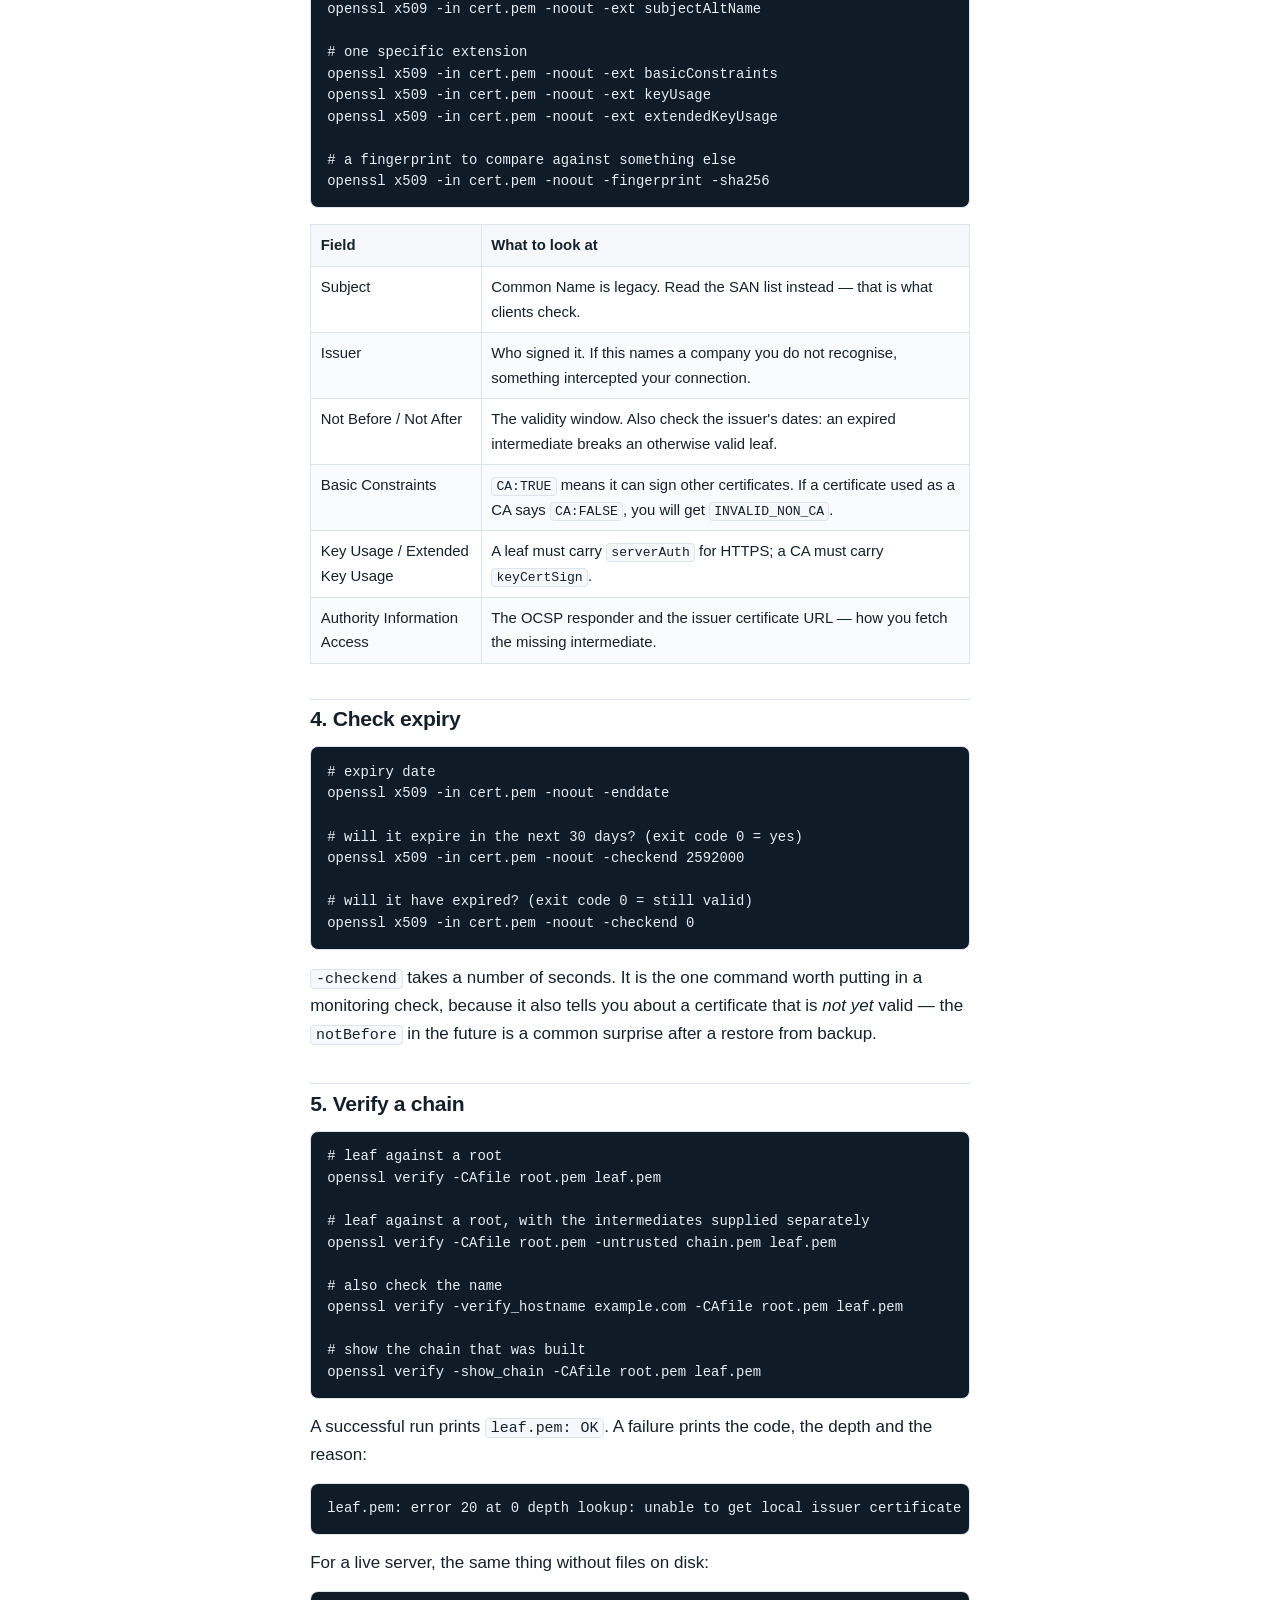
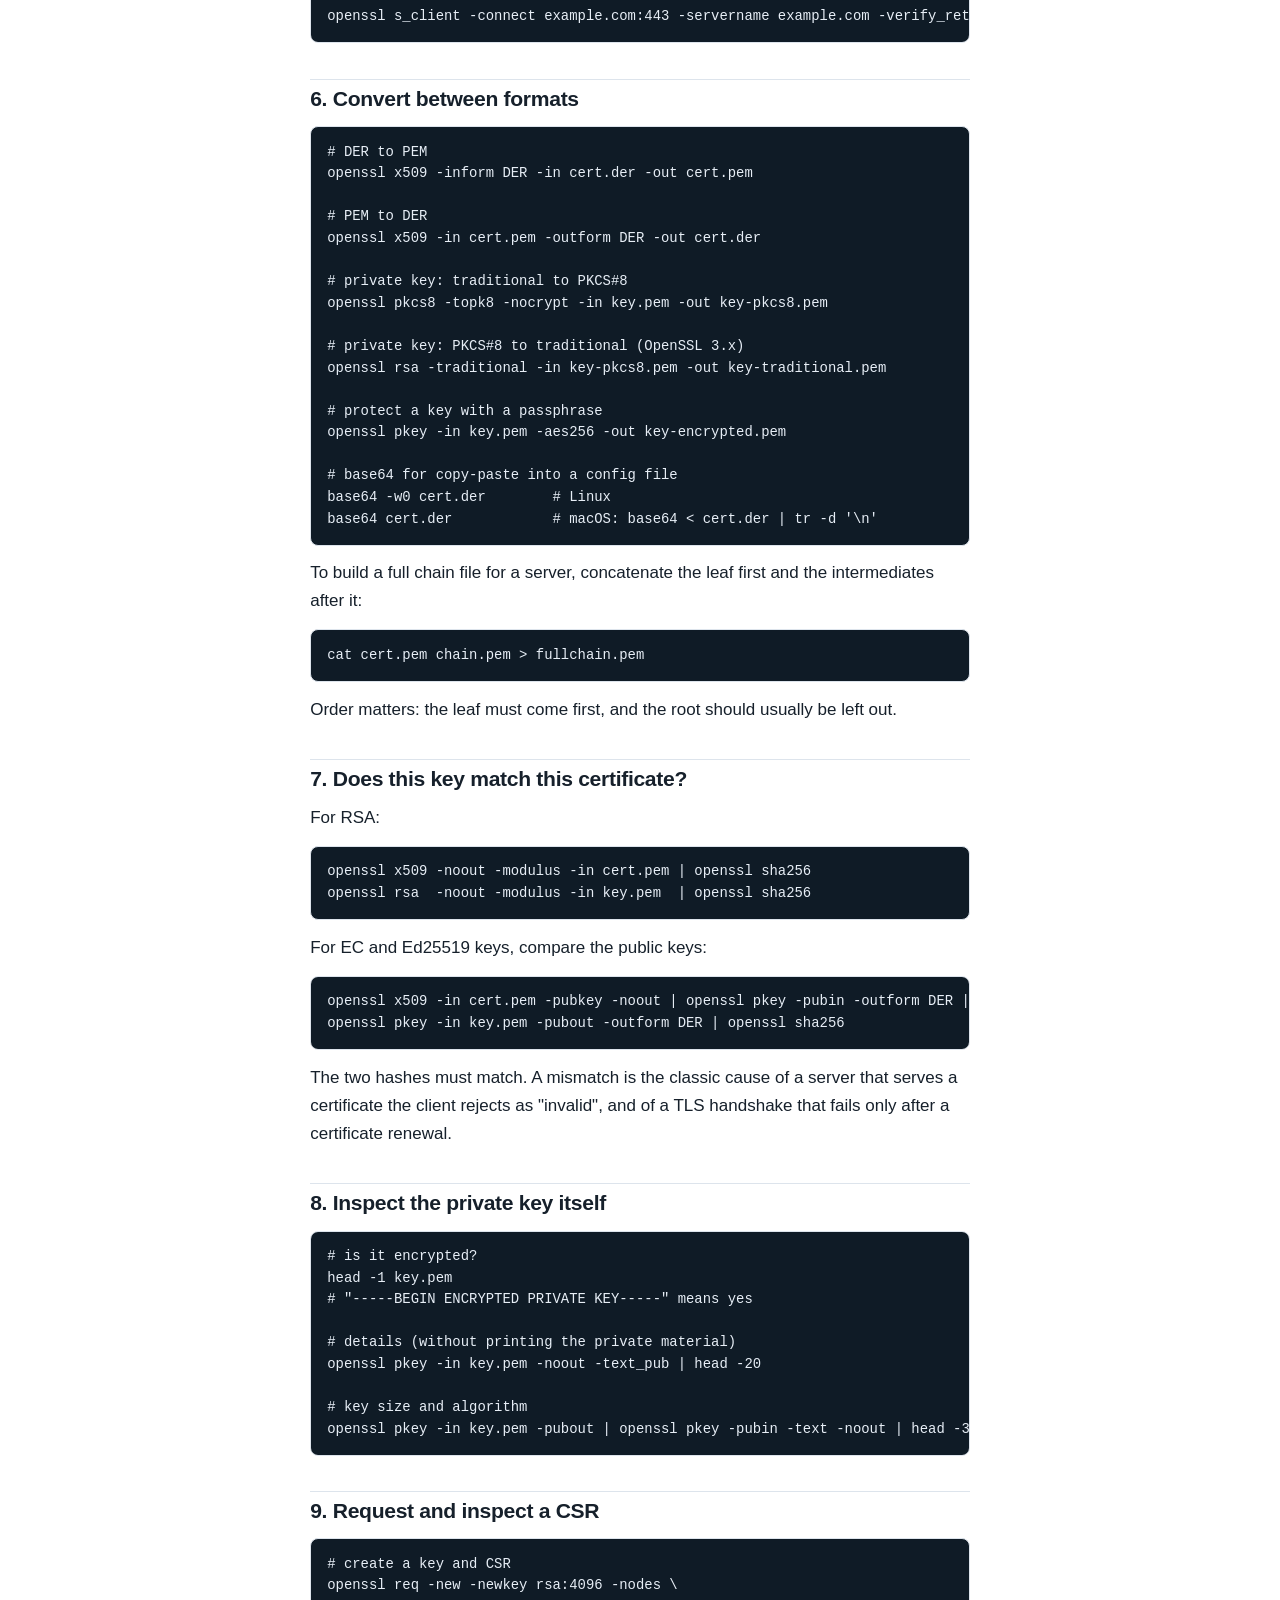
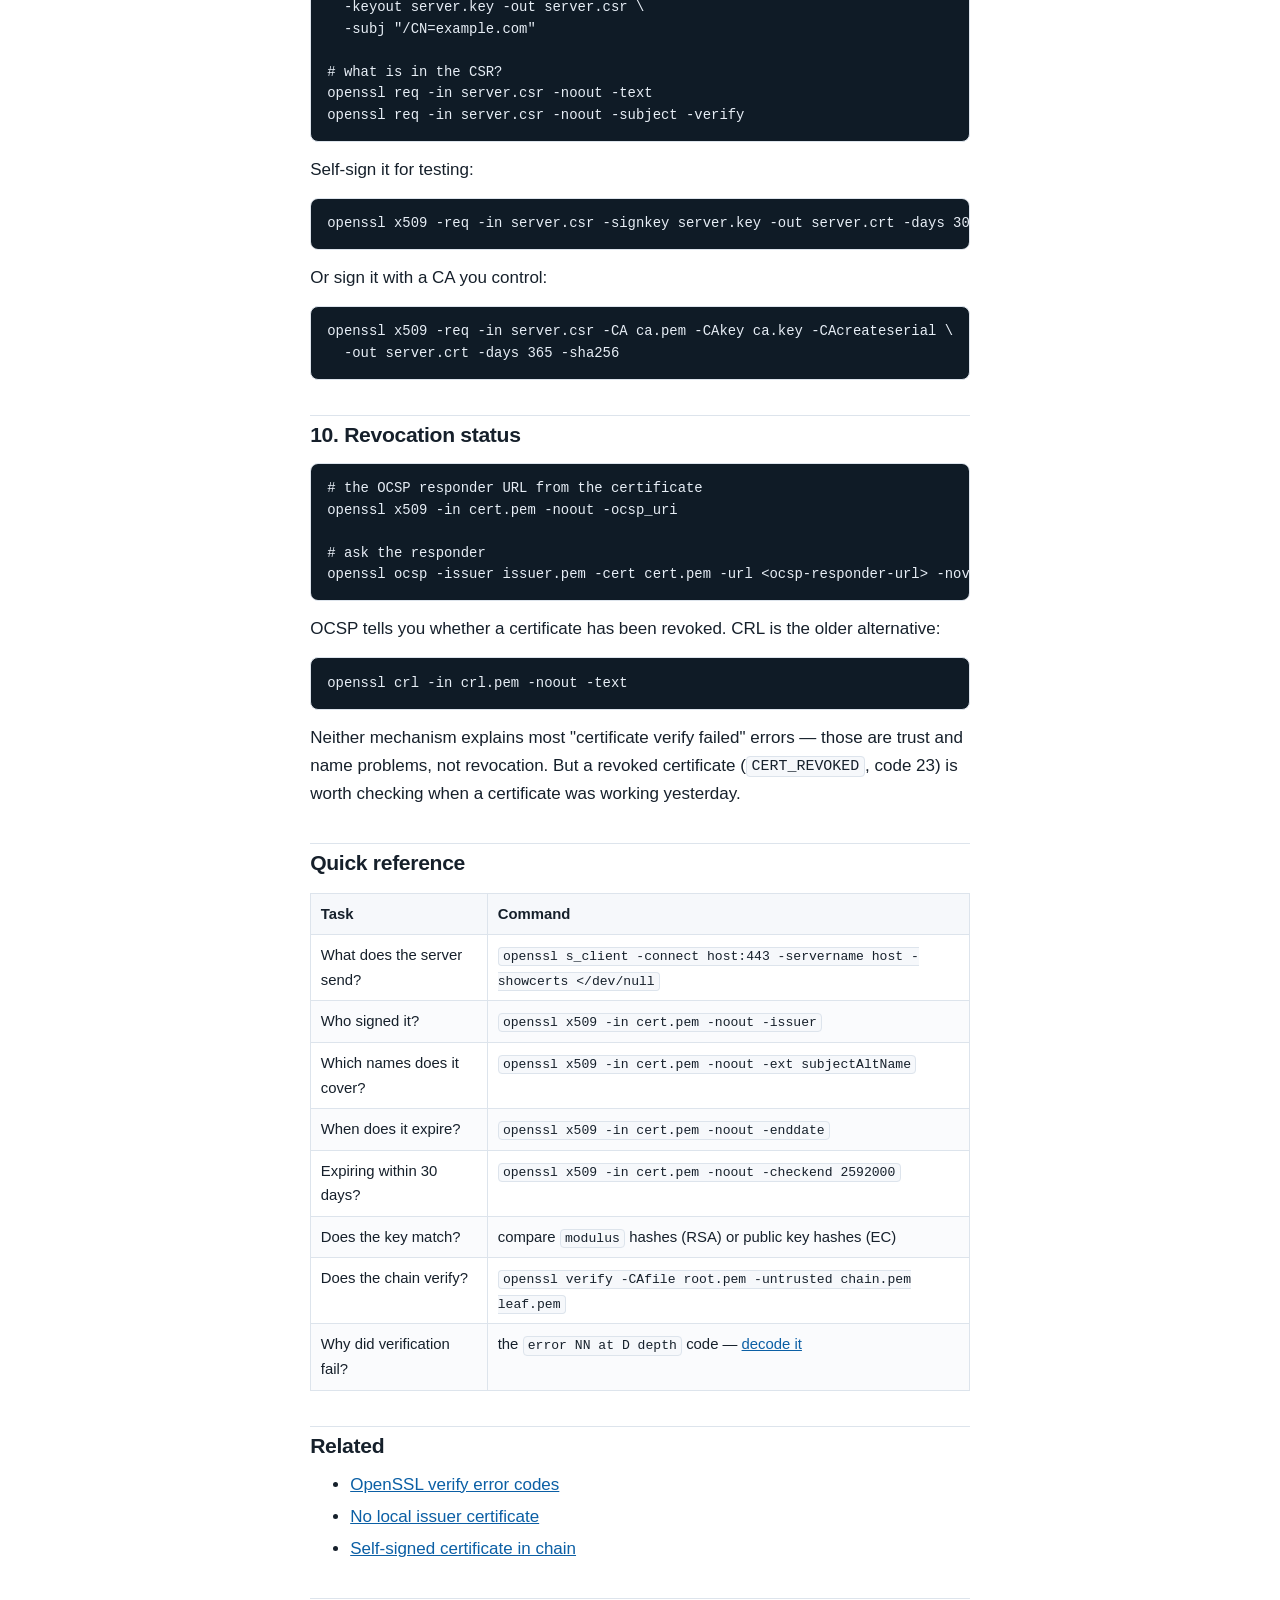
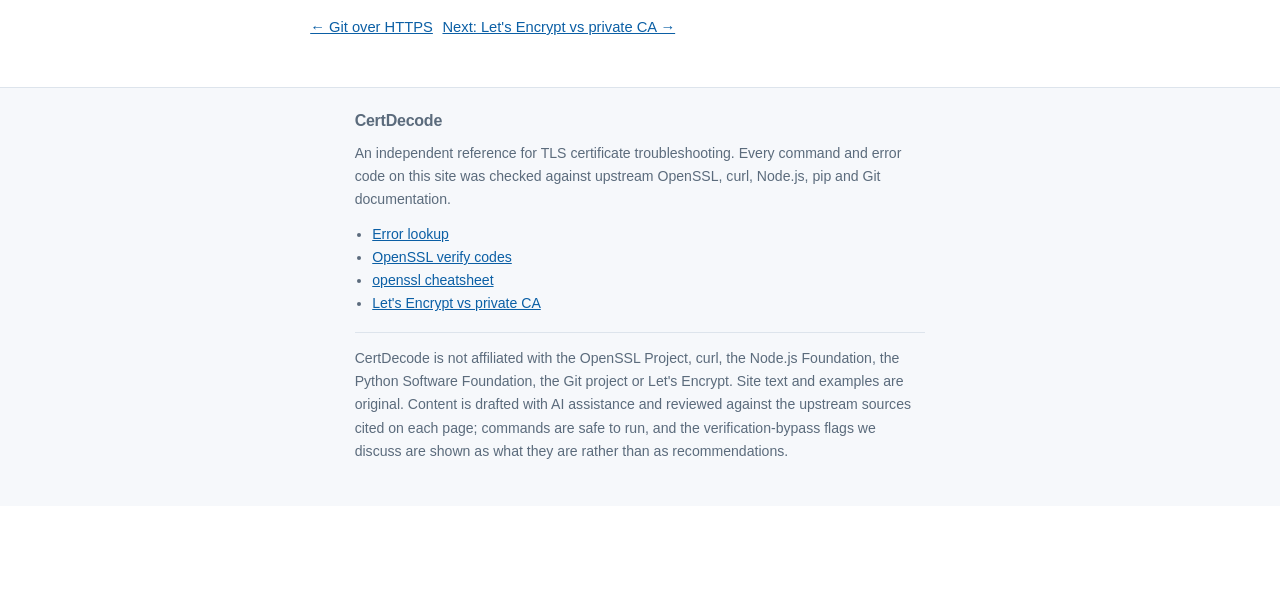
<file: certdecode/openssl-inspect-certificate.html>
<!DOCTYPE html>
<html lang="en">
<head>
<meta charset="utf-8">
<meta name="viewport" content="width=device-width, initial-scale=1">
<title>The openssl certificate cheatsheet — inspect, verify, convert, match keys</title>
<meta name="description" content="A practical openssl cheatsheet for certificates: what the server sent, subject and issuer, expiry, SANs, chain verification, DER and PEM conversion, and matching a certificate to its private key.">
<link rel="canonical" href="https://hemoeshock.github.io/hemosolutions/certdecode/openssl-inspect-certificate.html">
<link rel="stylesheet" href="styles.css">
</head>
<body>
<a class="skip" href="#main">Skip to content</a>

<header class="site-header">
  <div class="wrap">
    <a class="brand" href="index.html">Cert<span>Decode</span></a>
    <p class="tagline">TLS certificate verification errors, decoded — cause, diagnosis, fix.</p>
  </div>
</header>

<nav class="site" aria-label="Sections">
  <ul>
    <li><a href="index.html">Error lookup</a></li>
    <li><a href="self-signed-certificate-in-chain.html">Self-signed in chain</a></li>
    <li><a href="unable-to-get-local-issuer-certificate.html">No local issuer</a></li>
    <li><a href="openssl-verify-error-codes.html">OpenSSL codes</a></li>
    <li><a href="node-js-tls-certificate-errors.html">Node.js</a></li>
    <li><a href="python-certificate-verify-failed.html">Python</a></li>
    <li><a href="curl-error-60.html">curl</a></li>
    <li><a href="git-ssl-certificate-problem.html">Git</a></li>
    <li><a href="openssl-inspect-certificate.html" aria-current="page">openssl cheatsheet</a></li>
    <li><a href="lets-encrypt-vs-private-ca.html">LE vs private CA</a></li>
  </ul>
</nav>

<main id="main">

<h1>The openssl certificate cheatsheet</h1>
<p class="lede">Everything you need to look at a certificate: what the server actually sent, who signed it, which names it covers, when it expires, whether the key on disk matches it, and why a chain fails to verify — without leaving the terminal.</p>

<h2>1. See what the server sent</h2>

<pre><code>openssl s_client -connect example.com:443 -servername example.com -showcerts &lt;/dev/null</code></pre>

<table>
  <thead>
    <tr><th>Flag</th><th>Effect</th></tr>
  </thead>
  <tbody>
    <tr><td><code>-servername name</code></td><td>Sends SNI. Without it you may get the wrong certificate from a multi-tenant server.</td></tr>
    <tr><td><code>-showcerts</code></td><td>Prints the whole chain the server sent.</td></tr>
    <tr><td><code>-verify_return_error</code></td><td>Fails the handshake when verification fails, so you see the reason instead of a "successful" connection.</td></tr>
    <tr><td><code>-verify N</code></td><td>Maximum chain depth (default 100 is generous; 5 is realistic).</td></tr>
    <tr><td><code>-CAfile file</code></td><td>Verifies against your own bundle instead of the system store.</td></tr>
    <tr><td><code>-tls1_2</code> / <code>-tls1_3</code></td><td>Forces a protocol version — useful when a legacy client is the problem.</td></tr>
    <tr><td><code>-alpn h2,http/1.1</code></td><td>Advertises application protocols.</td></tr>
  </tbody>
</table>

<p>The output ends with a verification summary:</p>

<pre><code>Verify return code: 0 (ok)
# or
Verify return code: 20 (unable to get local issuer certificate)</code></pre>

<p>That number is an <code>X509_V_ERR</code> code — look it up on the <a href="openssl-verify-error-codes.html">verify codes page</a>.</p>

<h2>2. Split a chain into individual certificates</h2>

<pre><code>openssl s_client -connect example.com:443 -servername example.com -showcerts &lt;/dev/null \
  | awk '/BEGIN CERTIFICATE/{n++} n{print &gt; ("cert-" n ".pem")}'

for f in cert-*.pem; do
  echo "== $f"
  openssl x509 -in "$f" -noout -subject -issuer
done</code></pre>

<p><code>cert-1.pem</code> is the leaf; later files are the intermediates.</p>

<h2>3. Read a certificate</h2>

<pre><code># the quick look
openssl x509 -in cert.pem -noout -subject -issuer -dates -serial

# everything
openssl x509 -in cert.pem -noout -text

# the names it covers
openssl x509 -in cert.pem -noout -ext subjectAltName

# one specific extension
openssl x509 -in cert.pem -noout -ext basicConstraints
openssl x509 -in cert.pem -noout -ext keyUsage
openssl x509 -in cert.pem -noout -ext extendedKeyUsage

# a fingerprint to compare against something else
openssl x509 -in cert.pem -noout -fingerprint -sha256</code></pre>

<table>
  <thead>
    <tr><th>Field</th><th>What to look at</th></tr>
  </thead>
  <tbody>
    <tr><td>Subject</td><td>Common Name is legacy. Read the SAN list instead — that is what clients check.</td></tr>
    <tr><td>Issuer</td><td>Who signed it. If this names a company you do not recognise, something intercepted your connection.</td></tr>
    <tr><td>Not Before / Not After</td><td>The validity window. Also check the issuer's dates: an expired intermediate breaks an otherwise valid leaf.</td></tr>
    <tr><td>Basic Constraints</td><td><code>CA:TRUE</code> means it can sign other certificates. If a certificate used as a CA says <code>CA:FALSE</code>, you will get <code>INVALID_NON_CA</code>.</td></tr>
    <tr><td>Key Usage / Extended Key Usage</td><td>A leaf must carry <code>serverAuth</code> for HTTPS; a CA must carry <code>keyCertSign</code>.</td></tr>
    <tr><td>Authority Information Access</td><td>The OCSP responder and the issuer certificate URL — how you fetch the missing intermediate.</td></tr>
  </tbody>
</table>

<h2>4. Check expiry</h2>

<pre><code># expiry date
openssl x509 -in cert.pem -noout -enddate

# will it expire in the next 30 days? (exit code 0 = yes)
openssl x509 -in cert.pem -noout -checkend 2592000

# will it have expired? (exit code 0 = still valid)
openssl x509 -in cert.pem -noout -checkend 0</code></pre>

<p><code>-checkend</code> takes a number of seconds. It is the one command worth putting in a monitoring check, because it also tells you about a certificate that is <em>not yet</em> valid — the <code>notBefore</code> in the future is a common surprise after a restore from backup.</p>

<h2>5. Verify a chain</h2>

<pre><code># leaf against a root
openssl verify -CAfile root.pem leaf.pem

# leaf against a root, with the intermediates supplied separately
openssl verify -CAfile root.pem -untrusted chain.pem leaf.pem

# also check the name
openssl verify -verify_hostname example.com -CAfile root.pem leaf.pem

# show the chain that was built
openssl verify -show_chain -CAfile root.pem leaf.pem</code></pre>

<p>A successful run prints <code>leaf.pem: OK</code>. A failure prints the code, the depth and the reason:</p>

<pre><code>leaf.pem: error 20 at 0 depth lookup: unable to get local issuer certificate</code></pre>

<p>For a live server, the same thing without files on disk:</p>

<pre><code>openssl s_client -connect example.com:443 -servername example.com -verify_return_error &lt;/dev/null</code></pre>

<h2>6. Convert between formats</h2>

<pre><code># DER to PEM
openssl x509 -inform DER -in cert.der -out cert.pem

# PEM to DER
openssl x509 -in cert.pem -outform DER -out cert.der

# private key: traditional to PKCS#8
openssl pkcs8 -topk8 -nocrypt -in key.pem -out key-pkcs8.pem

# private key: PKCS#8 to traditional (OpenSSL 3.x)
openssl rsa -traditional -in key-pkcs8.pem -out key-traditional.pem

# protect a key with a passphrase
openssl pkey -in key.pem -aes256 -out key-encrypted.pem

# base64 for copy-paste into a config file
base64 -w0 cert.der        # Linux
base64 cert.der            # macOS: base64 &lt; cert.der | tr -d '\n'</code></pre>

<p>To build a full chain file for a server, concatenate the leaf first and the intermediates after it:</p>

<pre><code>cat cert.pem chain.pem &gt; fullchain.pem</code></pre>

<p>Order matters: the leaf must come first, and the root should usually be left out.</p>

<h2>7. Does this key match this certificate?</h2>

<p>For RSA:</p>

<pre><code>openssl x509 -noout -modulus -in cert.pem | openssl sha256
openssl rsa  -noout -modulus -in key.pem  | openssl sha256</code></pre>

<p>For EC and Ed25519 keys, compare the public keys:</p>

<pre><code>openssl x509 -in cert.pem -pubkey -noout | openssl pkey -pubin -outform DER | openssl sha256
openssl pkey -in key.pem -pubout -outform DER | openssl sha256</code></pre>

<p>The two hashes must match. A mismatch is the classic cause of a server that serves a certificate the client rejects as "invalid", and of a TLS handshake that fails only after a certificate renewal.</p>

<h2>8. Inspect the private key itself</h2>

<pre><code># is it encrypted?
head -1 key.pem
# "-----BEGIN ENCRYPTED PRIVATE KEY-----" means yes

# details (without printing the private material)
openssl pkey -in key.pem -noout -text_pub | head -20

# key size and algorithm
openssl pkey -in key.pem -pubout | openssl pkey -pubin -text -noout | head -3</code></pre>

<h2>9. Request and inspect a CSR</h2>

<pre><code># create a key and CSR
openssl req -new -newkey rsa:4096 -nodes \
  -keyout server.key -out server.csr \
  -subj "/CN=example.com"

# what is in the CSR?
openssl req -in server.csr -noout -text
openssl req -in server.csr -noout -subject -verify</code></pre>

<p>Self-sign it for testing:</p>

<pre><code>openssl x509 -req -in server.csr -signkey server.key -out server.crt -days 30</code></pre>

<p>Or sign it with a CA you control:</p>

<pre><code>openssl x509 -req -in server.csr -CA ca.pem -CAkey ca.key -CAcreateserial \
  -out server.crt -days 365 -sha256</code></pre>

<h2>10. Revocation status</h2>

<pre><code># the OCSP responder URL from the certificate
openssl x509 -in cert.pem -noout -ocsp_uri

# ask the responder
openssl ocsp -issuer issuer.pem -cert cert.pem -url &lt;ocsp-responder-url&gt; -noverify</code></pre>

<p>OCSP tells you whether a certificate has been revoked. CRL is the older alternative:</p>

<pre><code>openssl crl -in crl.pem -noout -text</code></pre>

<p>Neither mechanism explains most "certificate verify failed" errors — those are trust and name problems, not revocation. But a revoked certificate (<code>CERT_REVOKED</code>, code 23) is worth checking when a certificate was working yesterday.</p>

<h2>Quick reference</h2>

<table>
  <thead>
    <tr><th>Task</th><th>Command</th></tr>
  </thead>
  <tbody>
    <tr><td>What does the server send?</td><td><code>openssl s_client -connect host:443 -servername host -showcerts &lt;/dev/null</code></td></tr>
    <tr><td>Who signed it?</td><td><code>openssl x509 -in cert.pem -noout -issuer</code></td></tr>
    <tr><td>Which names does it cover?</td><td><code>openssl x509 -in cert.pem -noout -ext subjectAltName</code></td></tr>
    <tr><td>When does it expire?</td><td><code>openssl x509 -in cert.pem -noout -enddate</code></td></tr>
    <tr><td>Expiring within 30 days?</td><td><code>openssl x509 -in cert.pem -noout -checkend 2592000</code></td></tr>
    <tr><td>Does the key match?</td><td>compare <code>modulus</code> hashes (RSA) or public key hashes (EC)</td></tr>
    <tr><td>Does the chain verify?</td><td><code>openssl verify -CAfile root.pem -untrusted chain.pem leaf.pem</code></td></tr>
    <tr><td>Why did verification fail?</td><td>the <code>error NN at D depth</code> code — <a href="openssl-verify-error-codes.html">decode it</a></td></tr>
  </tbody>
</table>

<!-- ADSENSE-SLOT -->

<h2>Related</h2>
<ul class="related">
  <li><a href="openssl-verify-error-codes.html">OpenSSL verify error codes</a></li>
  <li><a href="unable-to-get-local-issuer-certificate.html">No local issuer certificate</a></li>
  <li><a href="self-signed-certificate-in-chain.html">Self-signed certificate in chain</a></li>
</ul>

<!-- AFFILIATE: certificate-management-tooling -->

<div class="pager">
  <a href="git-ssl-certificate-problem.html">&larr; Git over HTTPS</a>
  <a href="lets-encrypt-vs-private-ca.html">Next: Let's Encrypt vs private CA &rarr;</a>
</div>

</main>

<footer class="site-footer">
  <div class="wrap">
    <h2>CertDecode</h2>
    <p>An independent reference for TLS certificate troubleshooting. Every command and error code on this site was checked against upstream OpenSSL, curl, Node.js, pip and Git documentation.</p>
    <ul>
      <li><a href="index.html">Error lookup</a></li>
      <li><a href="openssl-verify-error-codes.html">OpenSSL verify codes</a></li>
      <li><a href="openssl-inspect-certificate.html">openssl cheatsheet</a></li>
      <li><a href="lets-encrypt-vs-private-ca.html">Let's Encrypt vs private CA</a></li>
    </ul>
    <p class="disclosure">CertDecode is not affiliated with the OpenSSL Project, curl, the Node.js Foundation, the Python Software Foundation, the Git project or Let's Encrypt. Site text and examples are original. Content is drafted with AI assistance and reviewed against the upstream sources cited on each page; commands are safe to run, and the verification-bypass flags we discuss are shown as what they are rather than as recommendations.</p>
  </div>
</footer>

</body>
</html>
</file>
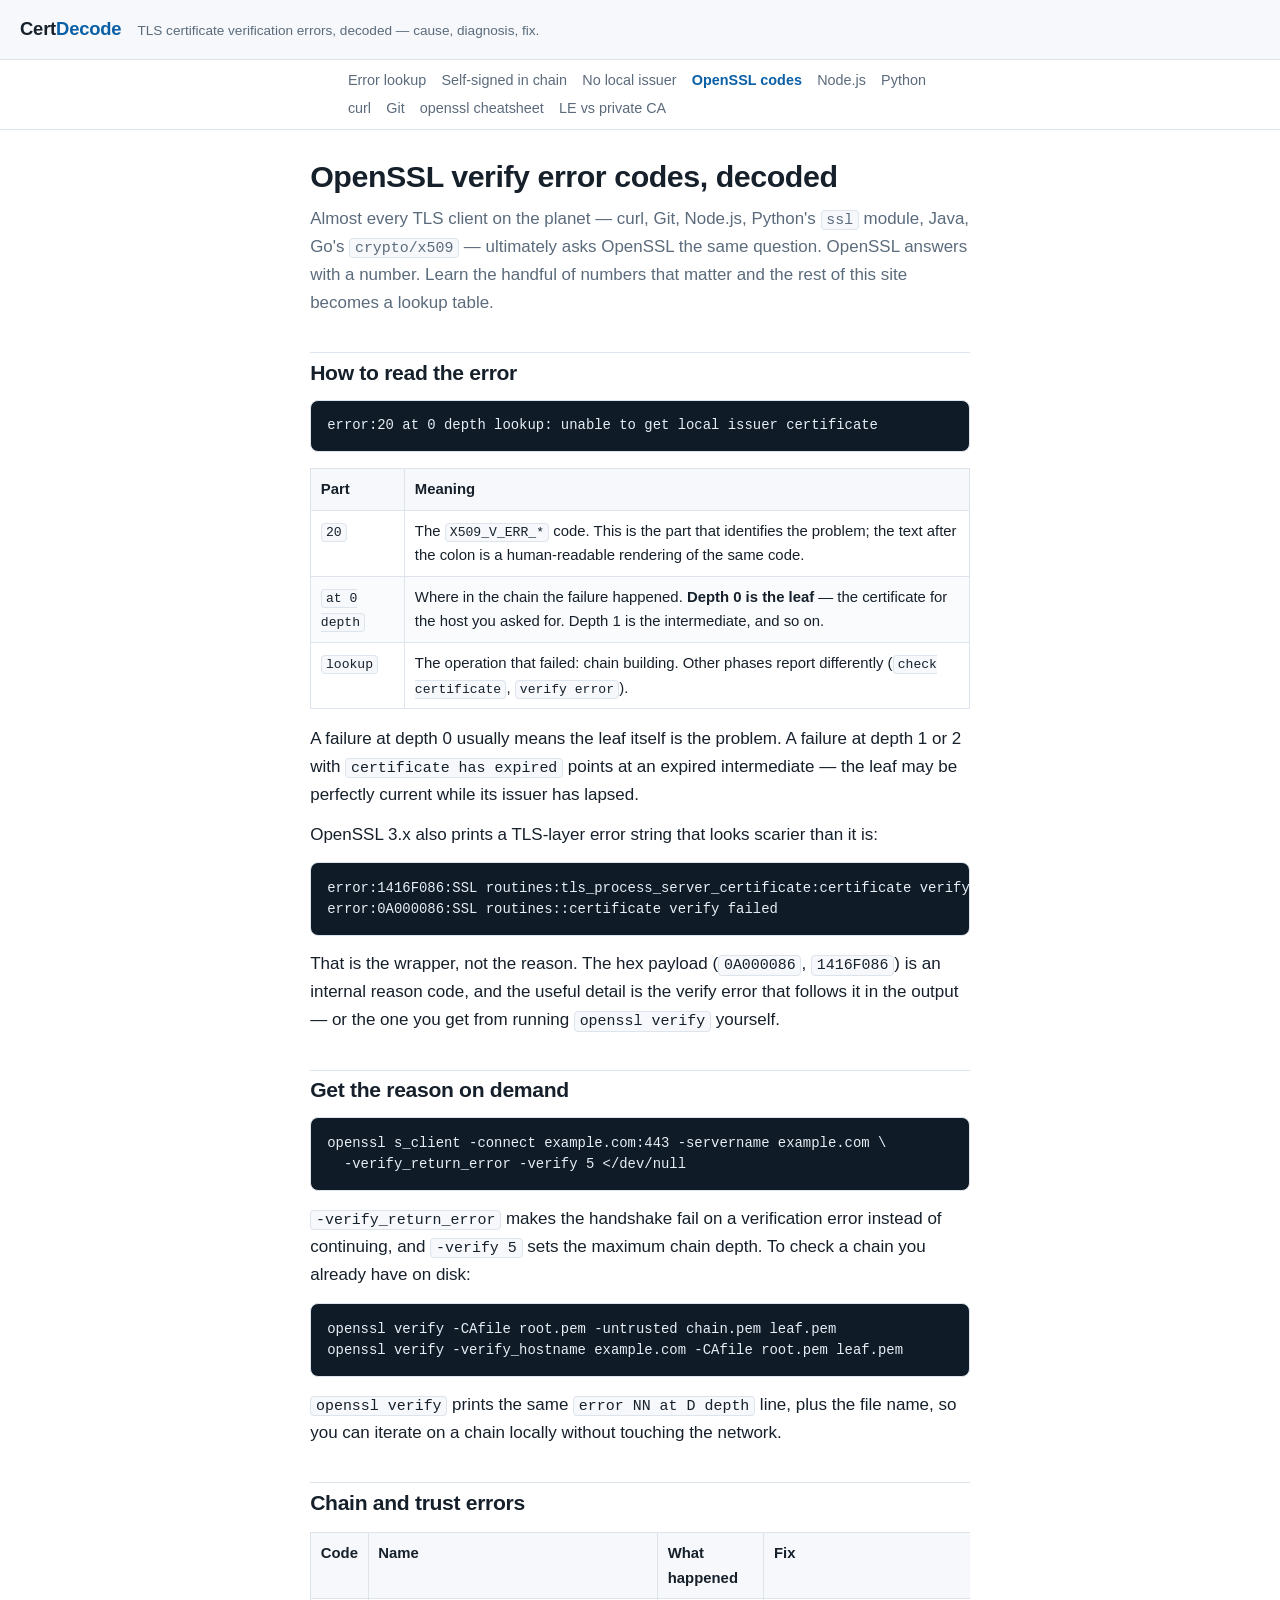
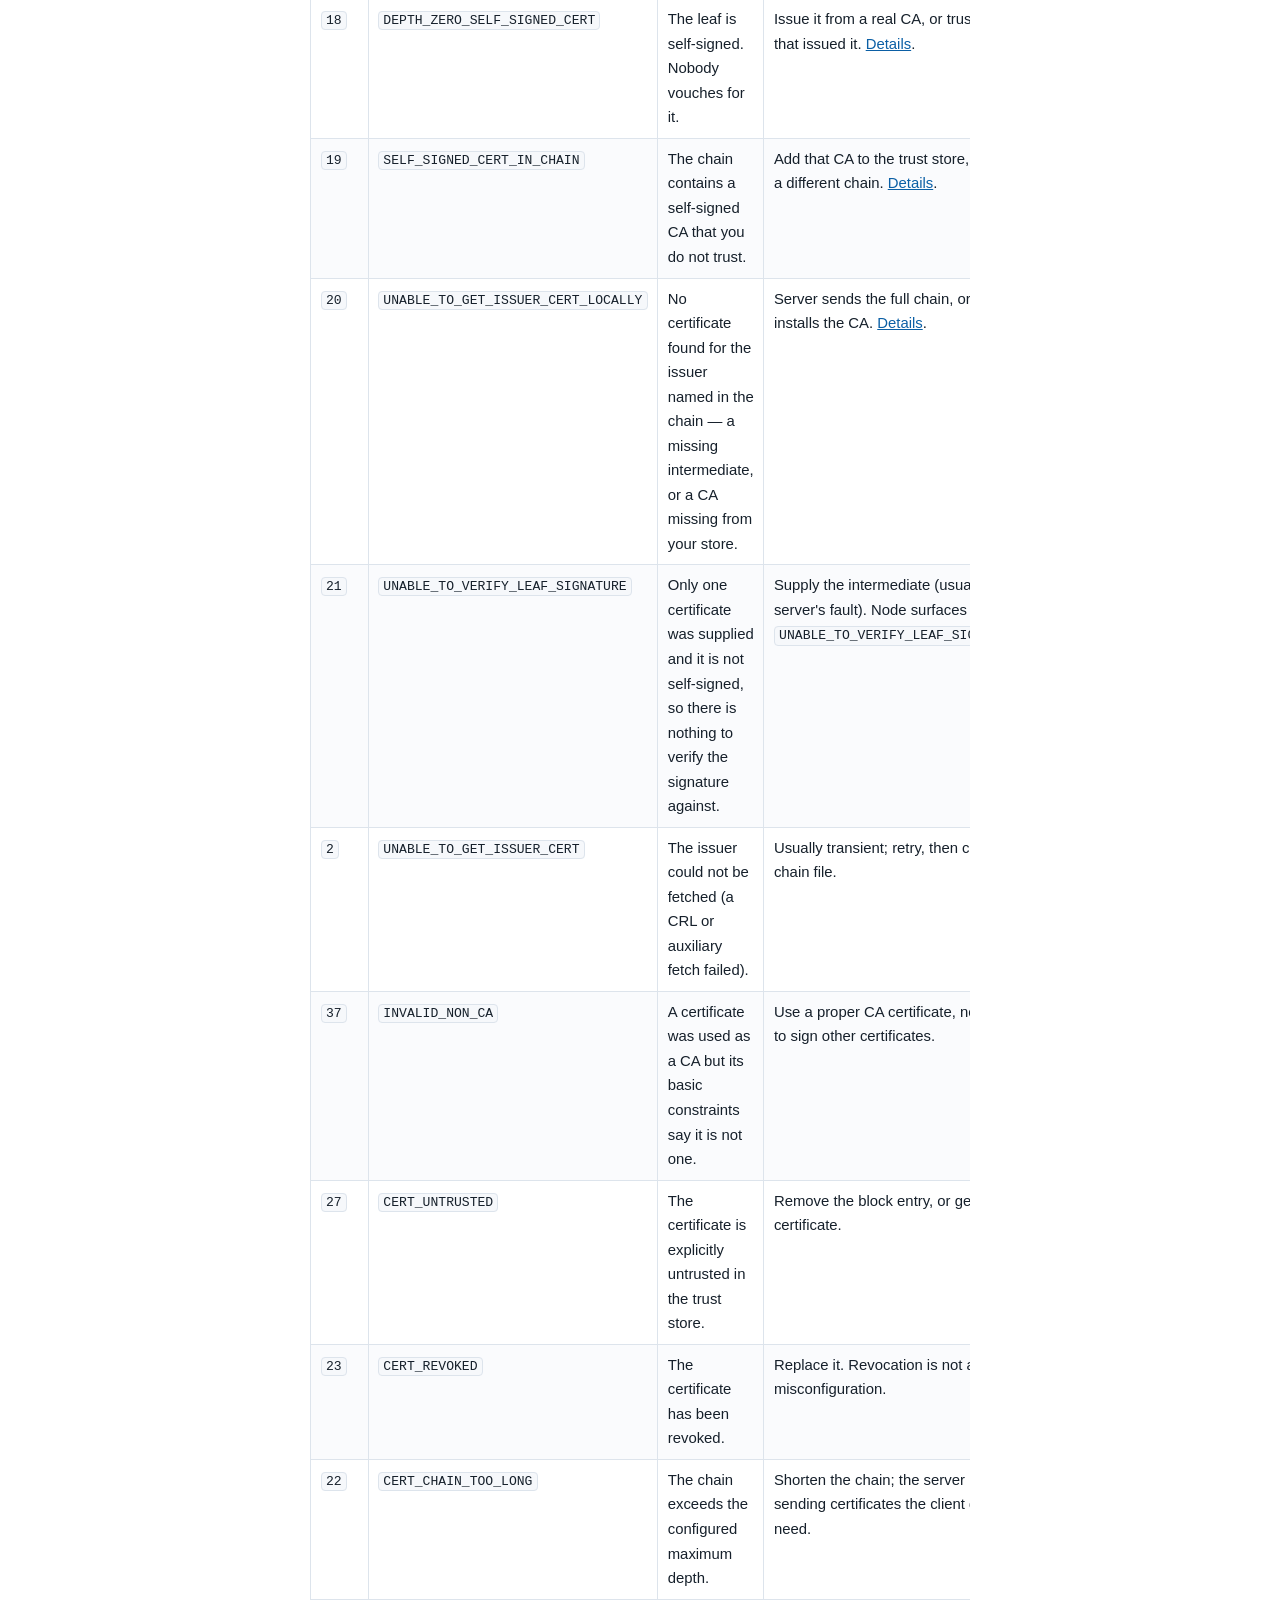
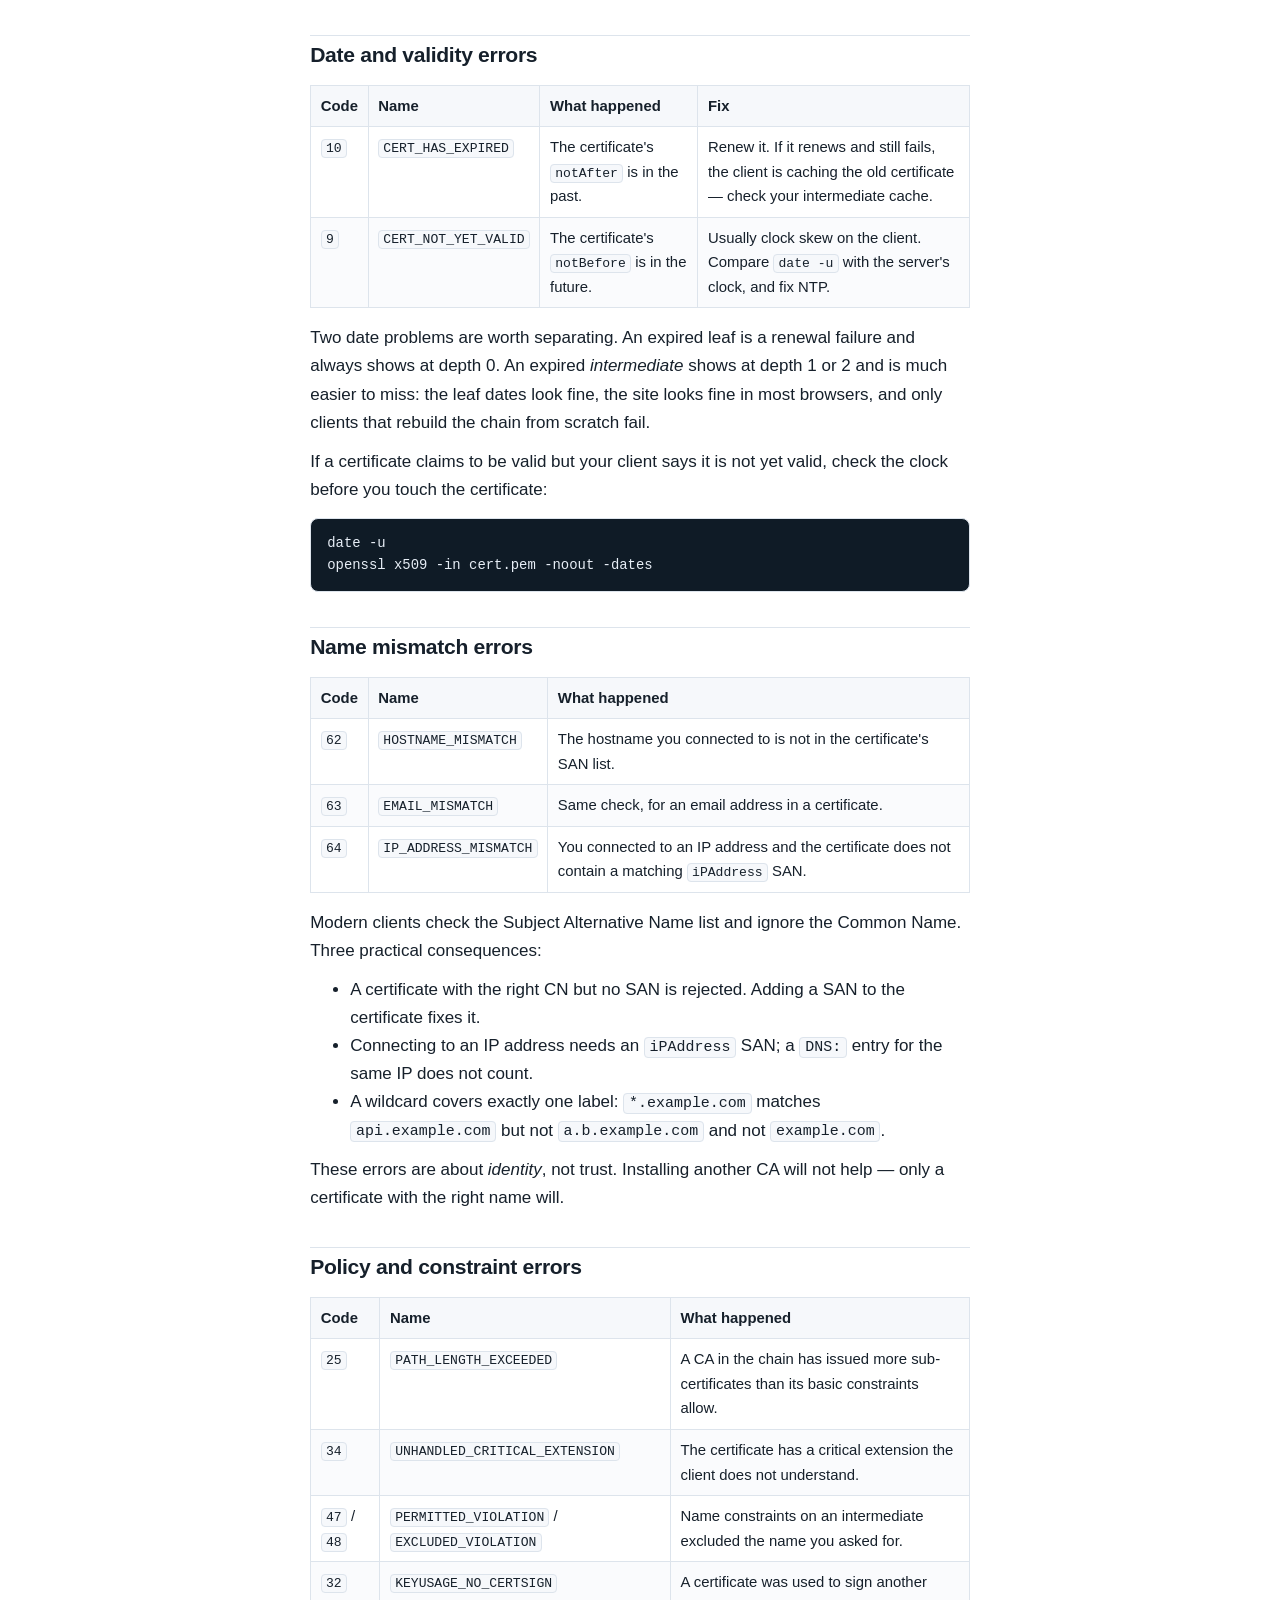
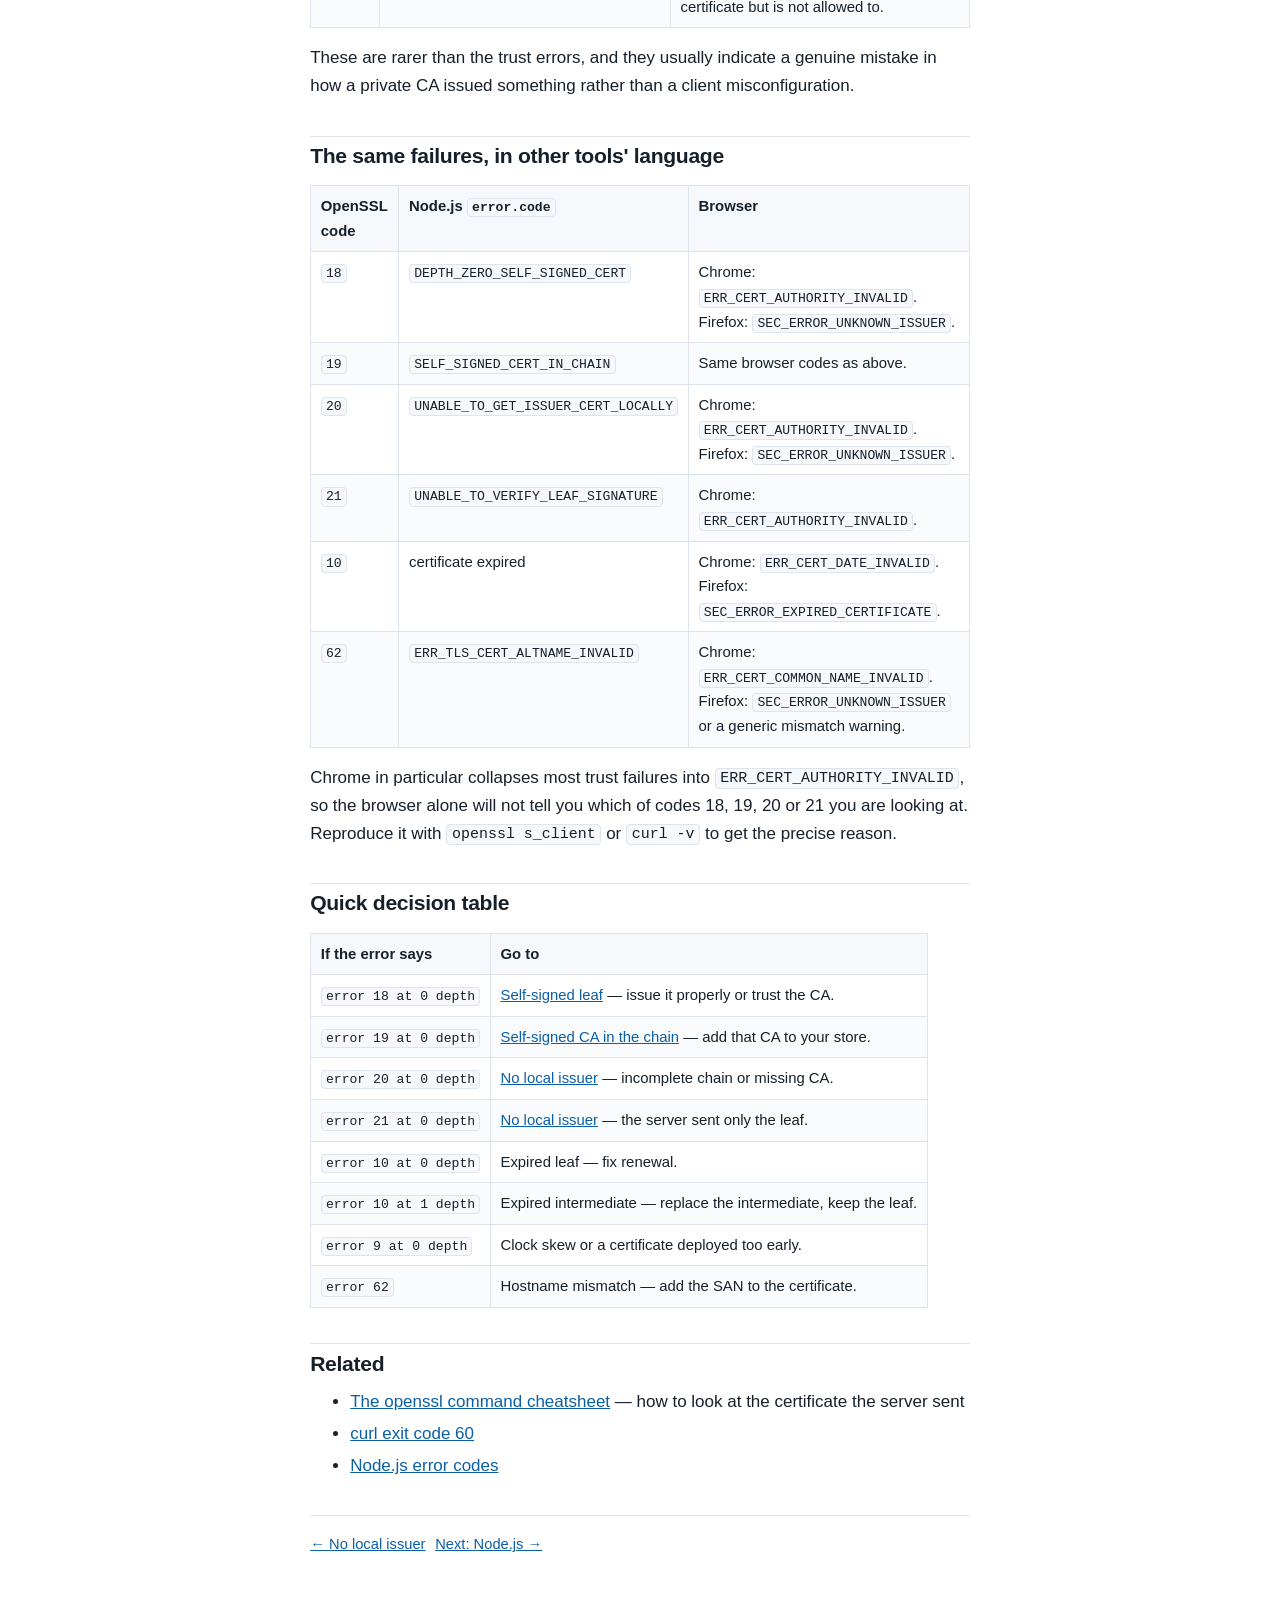
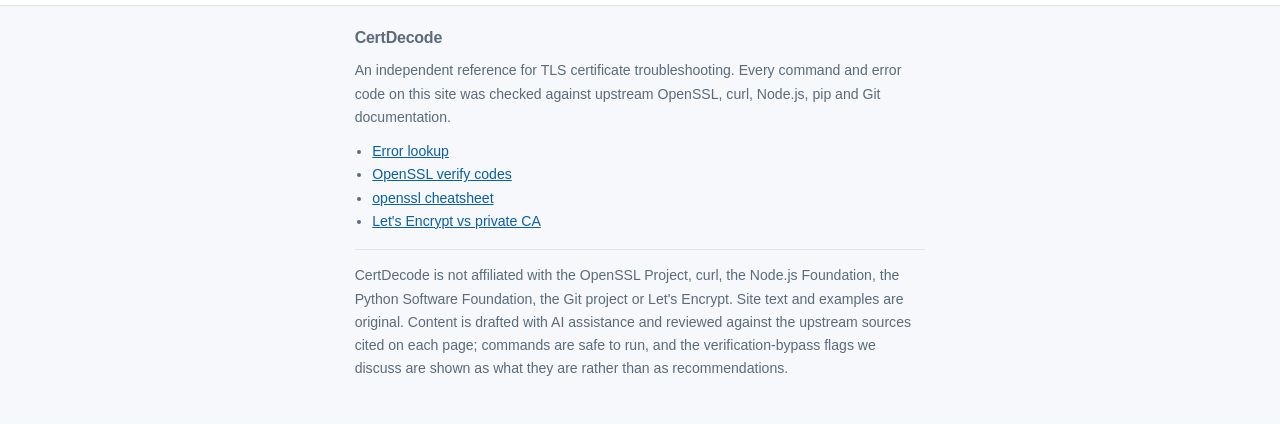
<file: certdecode/openssl-verify-error-codes.html>
<!DOCTYPE html>
<html lang="en">
<head>
<meta charset="utf-8">
<meta name="viewport" content="width=device-width, initial-scale=1">
<title>OpenSSL verify error codes — X509_V_ERR numbers decoded</title>
<meta name="description" content="The OpenSSL X509_V_ERR codes behind 'certificate verify failed': what each number means, what causes it, and the fix. Includes how to read the error line and how browsers map the same failures.">
<link rel="canonical" href="https://hemoeshock.github.io/hemosolutions/certdecode/openssl-verify-error-codes.html">
<link rel="stylesheet" href="styles.css">
</head>
<body>
<a class="skip" href="#main">Skip to content</a>

<header class="site-header">
  <div class="wrap">
    <a class="brand" href="index.html">Cert<span>Decode</span></a>
    <p class="tagline">TLS certificate verification errors, decoded — cause, diagnosis, fix.</p>
  </div>
</header>

<nav class="site" aria-label="Sections">
  <ul>
    <li><a href="index.html">Error lookup</a></li>
    <li><a href="self-signed-certificate-in-chain.html">Self-signed in chain</a></li>
    <li><a href="unable-to-get-local-issuer-certificate.html">No local issuer</a></li>
    <li><a href="openssl-verify-error-codes.html" aria-current="page">OpenSSL codes</a></li>
    <li><a href="node-js-tls-certificate-errors.html">Node.js</a></li>
    <li><a href="python-certificate-verify-failed.html">Python</a></li>
    <li><a href="curl-error-60.html">curl</a></li>
    <li><a href="git-ssl-certificate-problem.html">Git</a></li>
    <li><a href="openssl-inspect-certificate.html">openssl cheatsheet</a></li>
    <li><a href="lets-encrypt-vs-private-ca.html">LE vs private CA</a></li>
  </ul>
</nav>

<main id="main">

<h1>OpenSSL verify error codes, decoded</h1>
<p class="lede">Almost every TLS client on the planet — curl, Git, Node.js, Python's <code>ssl</code> module, Java, Go's <code>crypto/x509</code> — ultimately asks OpenSSL the same question. OpenSSL answers with a number. Learn the handful of numbers that matter and the rest of this site becomes a lookup table.</p>

<h2>How to read the error</h2>

<pre><code>error:20 at 0 depth lookup: unable to get local issuer certificate</code></pre>

<table>
  <thead>
    <tr><th>Part</th><th>Meaning</th></tr>
  </thead>
  <tbody>
    <tr><td><code>20</code></td><td>The <code>X509_V_ERR_*</code> code. This is the part that identifies the problem; the text after the colon is a human-readable rendering of the same code.</td></tr>
    <tr><td><code>at 0 depth</code></td><td>Where in the chain the failure happened. <strong>Depth 0 is the leaf</strong> — the certificate for the host you asked for. Depth 1 is the intermediate, and so on.</td></tr>
    <tr><td><code>lookup</code></td><td>The operation that failed: chain building. Other phases report differently (<code>check certificate</code>, <code>verify error</code>).</td></tr>
  </tbody>
</table>

<p>A failure at depth 0 usually means the leaf itself is the problem. A failure at depth 1 or 2 with <code>certificate has expired</code> points at an expired intermediate — the leaf may be perfectly current while its issuer has lapsed.</p>

<p>OpenSSL 3.x also prints a TLS-layer error string that looks scarier than it is:</p>

<pre><code>error:1416F086:SSL routines:tls_process_server_certificate:certificate verify failed
error:0A000086:SSL routines::certificate verify failed</code></pre>

<p>That is the wrapper, not the reason. The hex payload (<code>0A000086</code>, <code>1416F086</code>) is an internal reason code, and the useful detail is the verify error that follows it in the output — or the one you get from running <code>openssl verify</code> yourself.</p>

<h2>Get the reason on demand</h2>

<pre><code>openssl s_client -connect example.com:443 -servername example.com \
  -verify_return_error -verify 5 &lt;/dev/null</code></pre>

<p><code>-verify_return_error</code> makes the handshake fail on a verification error instead of continuing, and <code>-verify 5</code> sets the maximum chain depth. To check a chain you already have on disk:</p>

<pre><code>openssl verify -CAfile root.pem -untrusted chain.pem leaf.pem
openssl verify -verify_hostname example.com -CAfile root.pem leaf.pem</code></pre>

<p><code>openssl verify</code> prints the same <code>error NN at D depth</code> line, plus the file name, so you can iterate on a chain locally without touching the network.</p>

<h2>Chain and trust errors</h2>

<table>
  <thead>
    <tr><th>Code</th><th>Name</th><th>What happened</th><th>Fix</th></tr>
  </thead>
  <tbody>
    <tr>
      <td><code>18</code></td>
      <td><code>DEPTH_ZERO_SELF_SIGNED_CERT</code></td>
      <td>The leaf is self-signed. Nobody vouches for it.</td>
      <td>Issue it from a real CA, or trust the CA that issued it. <a href="self-signed-certificate-in-chain.html">Details</a>.</td>
    </tr>
    <tr>
      <td><code>19</code></td>
      <td><code>SELF_SIGNED_CERT_IN_CHAIN</code></td>
      <td>The chain contains a self-signed CA that you do not trust.</td>
      <td>Add that CA to the trust store, or serve a different chain. <a href="self-signed-certificate-in-chain.html">Details</a>.</td>
    </tr>
    <tr>
      <td><code>20</code></td>
      <td><code>UNABLE_TO_GET_ISSUER_CERT_LOCALLY</code></td>
      <td>No certificate found for the issuer named in the chain — a missing intermediate, or a CA missing from your store.</td>
      <td>Server sends the full chain, or client installs the CA. <a href="unable-to-get-local-issuer-certificate.html">Details</a>.</td>
    </tr>
    <tr>
      <td><code>21</code></td>
      <td><code>UNABLE_TO_VERIFY_LEAF_SIGNATURE</code></td>
      <td>Only one certificate was supplied and it is not self-signed, so there is nothing to verify the signature against.</td>
      <td>Supply the intermediate (usually the server's fault). Node surfaces this as <code>UNABLE_TO_VERIFY_LEAF_SIGNATURE</code>.</td>
    </tr>
    <tr>
      <td><code>2</code></td>
      <td><code>UNABLE_TO_GET_ISSUER_CERT</code></td>
      <td>The issuer could not be fetched (a CRL or auxiliary fetch failed).</td>
      <td>Usually transient; retry, then check the chain file.</td>
    </tr>
    <tr>
      <td><code>37</code></td>
      <td><code>INVALID_NON_CA</code></td>
      <td>A certificate was used as a CA but its basic constraints say it is not one.</td>
      <td>Use a proper CA certificate, not a leaf, to sign other certificates.</td>
    </tr>
    <tr>
      <td><code>27</code></td>
      <td><code>CERT_UNTRUSTED</code></td>
      <td>The certificate is explicitly untrusted in the trust store.</td>
      <td>Remove the block entry, or get a valid certificate.</td>
    </tr>
    <tr>
      <td><code>23</code></td>
      <td><code>CERT_REVOKED</code></td>
      <td>The certificate has been revoked.</td>
      <td>Replace it. Revocation is not a misconfiguration.</td>
    </tr>
    <tr>
      <td><code>22</code></td>
      <td><code>CERT_CHAIN_TOO_LONG</code></td>
      <td>The chain exceeds the configured maximum depth.</td>
      <td>Shorten the chain; the server is sending certificates the client does not need.</td>
    </tr>
  </tbody>
</table>

<h2 id="dates">Date and validity errors</h2>

<table>
  <thead>
    <tr><th>Code</th><th>Name</th><th>What happened</th><th>Fix</th></tr>
  </thead>
  <tbody>
    <tr>
      <td><code>10</code></td>
      <td><code>CERT_HAS_EXPIRED</code></td>
      <td>The certificate's <code>notAfter</code> is in the past.</td>
      <td>Renew it. If it renews and still fails, the client is caching the old certificate — check your intermediate cache.</td>
    </tr>
    <tr>
      <td><code>9</code></td>
      <td><code>CERT_NOT_YET_VALID</code></td>
      <td>The certificate's <code>notBefore</code> is in the future.</td>
      <td>Usually clock skew on the client. Compare <code>date -u</code> with the server's clock, and fix NTP.</td>
    </tr>
  </tbody>
</table>

<p>Two date problems are worth separating. An expired leaf is a renewal failure and always shows at depth 0. An expired <em>intermediate</em> shows at depth 1 or 2 and is much easier to miss: the leaf dates look fine, the site looks fine in most browsers, and only clients that rebuild the chain from scratch fail.</p>

<p>If a certificate claims to be valid but your client says it is not yet valid, check the clock before you touch the certificate:</p>

<pre><code>date -u
openssl x509 -in cert.pem -noout -dates</code></pre>

<h2 id="names">Name mismatch errors</h2>

<table>
  <thead>
    <tr><th>Code</th><th>Name</th><th>What happened</th></tr>
  </thead>
  <tbody>
    <tr>
      <td><code>62</code></td>
      <td><code>HOSTNAME_MISMATCH</code></td>
      <td>The hostname you connected to is not in the certificate's SAN list.</td>
    </tr>
    <tr>
      <td><code>63</code></td>
      <td><code>EMAIL_MISMATCH</code></td>
      <td>Same check, for an email address in a certificate.</td>
    </tr>
    <tr>
      <td><code>64</code></td>
      <td><code>IP_ADDRESS_MISMATCH</code></td>
      <td>You connected to an IP address and the certificate does not contain a matching <code>iPAddress</code> SAN.</td>
    </tr>
  </tbody>
</table>

<p>Modern clients check the Subject Alternative Name list and ignore the Common Name. Three practical consequences:</p>
<ul>
  <li>A certificate with the right CN but no SAN is rejected. Adding a SAN to the certificate fixes it.</li>
  <li>Connecting to an IP address needs an <code>iPAddress</code> SAN; a <code>DNS:</code> entry for the same IP does not count.</li>
  <li>A wildcard covers exactly one label: <code>*.example.com</code> matches <code>api.example.com</code> but not <code>a.b.example.com</code> and not <code>example.com</code>.</li>
</ul>

<p>These errors are about <em>identity</em>, not trust. Installing another CA will not help — only a certificate with the right name will.</p>

<h2>Policy and constraint errors</h2>

<table>
  <thead>
    <tr><th>Code</th><th>Name</th><th>What happened</th></tr>
  </thead>
  <tbody>
    <tr><td><code>25</code></td><td><code>PATH_LENGTH_EXCEEDED</code></td><td>A CA in the chain has issued more sub-certificates than its basic constraints allow.</td></tr>
    <tr><td><code>34</code></td><td><code>UNHANDLED_CRITICAL_EXTENSION</code></td><td>The certificate has a critical extension the client does not understand.</td></tr>
    <tr><td><code>47</code> / <code>48</code></td><td><code>PERMITTED_VIOLATION</code> / <code>EXCLUDED_VIOLATION</code></td><td>Name constraints on an intermediate excluded the name you asked for.</td></tr>
    <tr><td><code>32</code></td><td><code>KEYUSAGE_NO_CERTSIGN</code></td><td>A certificate was used to sign another certificate but is not allowed to.</td></tr>
  </tbody>
</table>

<p>These are rarer than the trust errors, and they usually indicate a genuine mistake in how a private CA issued something rather than a client misconfiguration.</p>

<h2>The same failures, in other tools' language</h2>

<table>
  <thead>
    <tr><th>OpenSSL code</th><th>Node.js <code>error.code</code></th><th>Browser</th></tr>
  </thead>
  <tbody>
    <tr>
      <td><code>18</code></td>
      <td><code>DEPTH_ZERO_SELF_SIGNED_CERT</code></td>
      <td>Chrome: <code>ERR_CERT_AUTHORITY_INVALID</code>. Firefox: <code>SEC_ERROR_UNKNOWN_ISSUER</code>.</td>
    </tr>
    <tr>
      <td><code>19</code></td>
      <td><code>SELF_SIGNED_CERT_IN_CHAIN</code></td>
      <td>Same browser codes as above.</td>
    </tr>
    <tr>
      <td><code>20</code></td>
      <td><code>UNABLE_TO_GET_ISSUER_CERT_LOCALLY</code></td>
      <td>Chrome: <code>ERR_CERT_AUTHORITY_INVALID</code>. Firefox: <code>SEC_ERROR_UNKNOWN_ISSUER</code>.</td>
    </tr>
    <tr>
      <td><code>21</code></td>
      <td><code>UNABLE_TO_VERIFY_LEAF_SIGNATURE</code></td>
      <td>Chrome: <code>ERR_CERT_AUTHORITY_INVALID</code>.</td>
    </tr>
    <tr>
      <td><code>10</code></td>
      <td>certificate expired</td>
      <td>Chrome: <code>ERR_CERT_DATE_INVALID</code>. Firefox: <code>SEC_ERROR_EXPIRED_CERTIFICATE</code>.</td>
    </tr>
    <tr>
      <td><code>62</code></td>
      <td><code>ERR_TLS_CERT_ALTNAME_INVALID</code></td>
      <td>Chrome: <code>ERR_CERT_COMMON_NAME_INVALID</code>. Firefox: <code>SEC_ERROR_UNKNOWN_ISSUER</code> or a generic mismatch warning.</td>
    </tr>
  </tbody>
</table>

<p>Chrome in particular collapses most trust failures into <code>ERR_CERT_AUTHORITY_INVALID</code>, so the browser alone will not tell you which of codes 18, 19, 20 or 21 you are looking at. Reproduce it with <code>openssl s_client</code> or <code>curl -v</code> to get the precise reason.</p>

<!-- ADSENSE-SLOT -->

<!-- AFFILIATE: certificate-verification-tooling -->

<h2>Quick decision table</h2>

<table>
  <thead>
    <tr><th>If the error says</th><th>Go to</th></tr>
  </thead>
  <tbody>
    <tr><td><code>error 18 at 0 depth</code></td><td><a href="self-signed-certificate-in-chain.html">Self-signed leaf</a> — issue it properly or trust the CA.</td></tr>
    <tr><td><code>error 19 at 0 depth</code></td><td><a href="self-signed-certificate-in-chain.html">Self-signed CA in the chain</a> — add that CA to your store.</td></tr>
    <tr><td><code>error 20 at 0 depth</code></td><td><a href="unable-to-get-local-issuer-certificate.html">No local issuer</a> — incomplete chain or missing CA.</td></tr>
    <tr><td><code>error 21 at 0 depth</code></td><td><a href="unable-to-get-local-issuer-certificate.html">No local issuer</a> — the server sent only the leaf.</td></tr>
    <tr><td><code>error 10 at 0 depth</code></td><td>Expired leaf — fix renewal.</td></tr>
    <tr><td><code>error 10 at 1 depth</code></td><td>Expired intermediate — replace the intermediate, keep the leaf.</td></tr>
    <tr><td><code>error 9 at 0 depth</code></td><td>Clock skew or a certificate deployed too early.</td></tr>
    <tr><td><code>error 62</code></td><td>Hostname mismatch — add the SAN to the certificate.</td></tr>
  </tbody>
</table>

<h2>Related</h2>
<ul class="related">
  <li><a href="openssl-inspect-certificate.html">The openssl command cheatsheet</a> — how to look at the certificate the server sent</li>
  <li><a href="curl-error-60.html">curl exit code 60</a></li>
  <li><a href="node-js-tls-certificate-errors.html">Node.js error codes</a></li>
</ul>

<div class="pager">
  <a href="unable-to-get-local-issuer-certificate.html">&larr; No local issuer</a>
  <a href="node-js-tls-certificate-errors.html">Next: Node.js &rarr;</a>
</div>

</main>

<footer class="site-footer">
  <div class="wrap">
    <h2>CertDecode</h2>
    <p>An independent reference for TLS certificate troubleshooting. Every command and error code on this site was checked against upstream OpenSSL, curl, Node.js, pip and Git documentation.</p>
    <ul>
      <li><a href="index.html">Error lookup</a></li>
      <li><a href="openssl-verify-error-codes.html">OpenSSL verify codes</a></li>
      <li><a href="openssl-inspect-certificate.html">openssl cheatsheet</a></li>
      <li><a href="lets-encrypt-vs-private-ca.html">Let's Encrypt vs private CA</a></li>
    </ul>
    <p class="disclosure">CertDecode is not affiliated with the OpenSSL Project, curl, the Node.js Foundation, the Python Software Foundation, the Git project or Let's Encrypt. Site text and examples are original. Content is drafted with AI assistance and reviewed against the upstream sources cited on each page; commands are safe to run, and the verification-bypass flags we discuss are shown as what they are rather than as recommendations.</p>
  </div>
</footer>

</body>
</html>
</file>
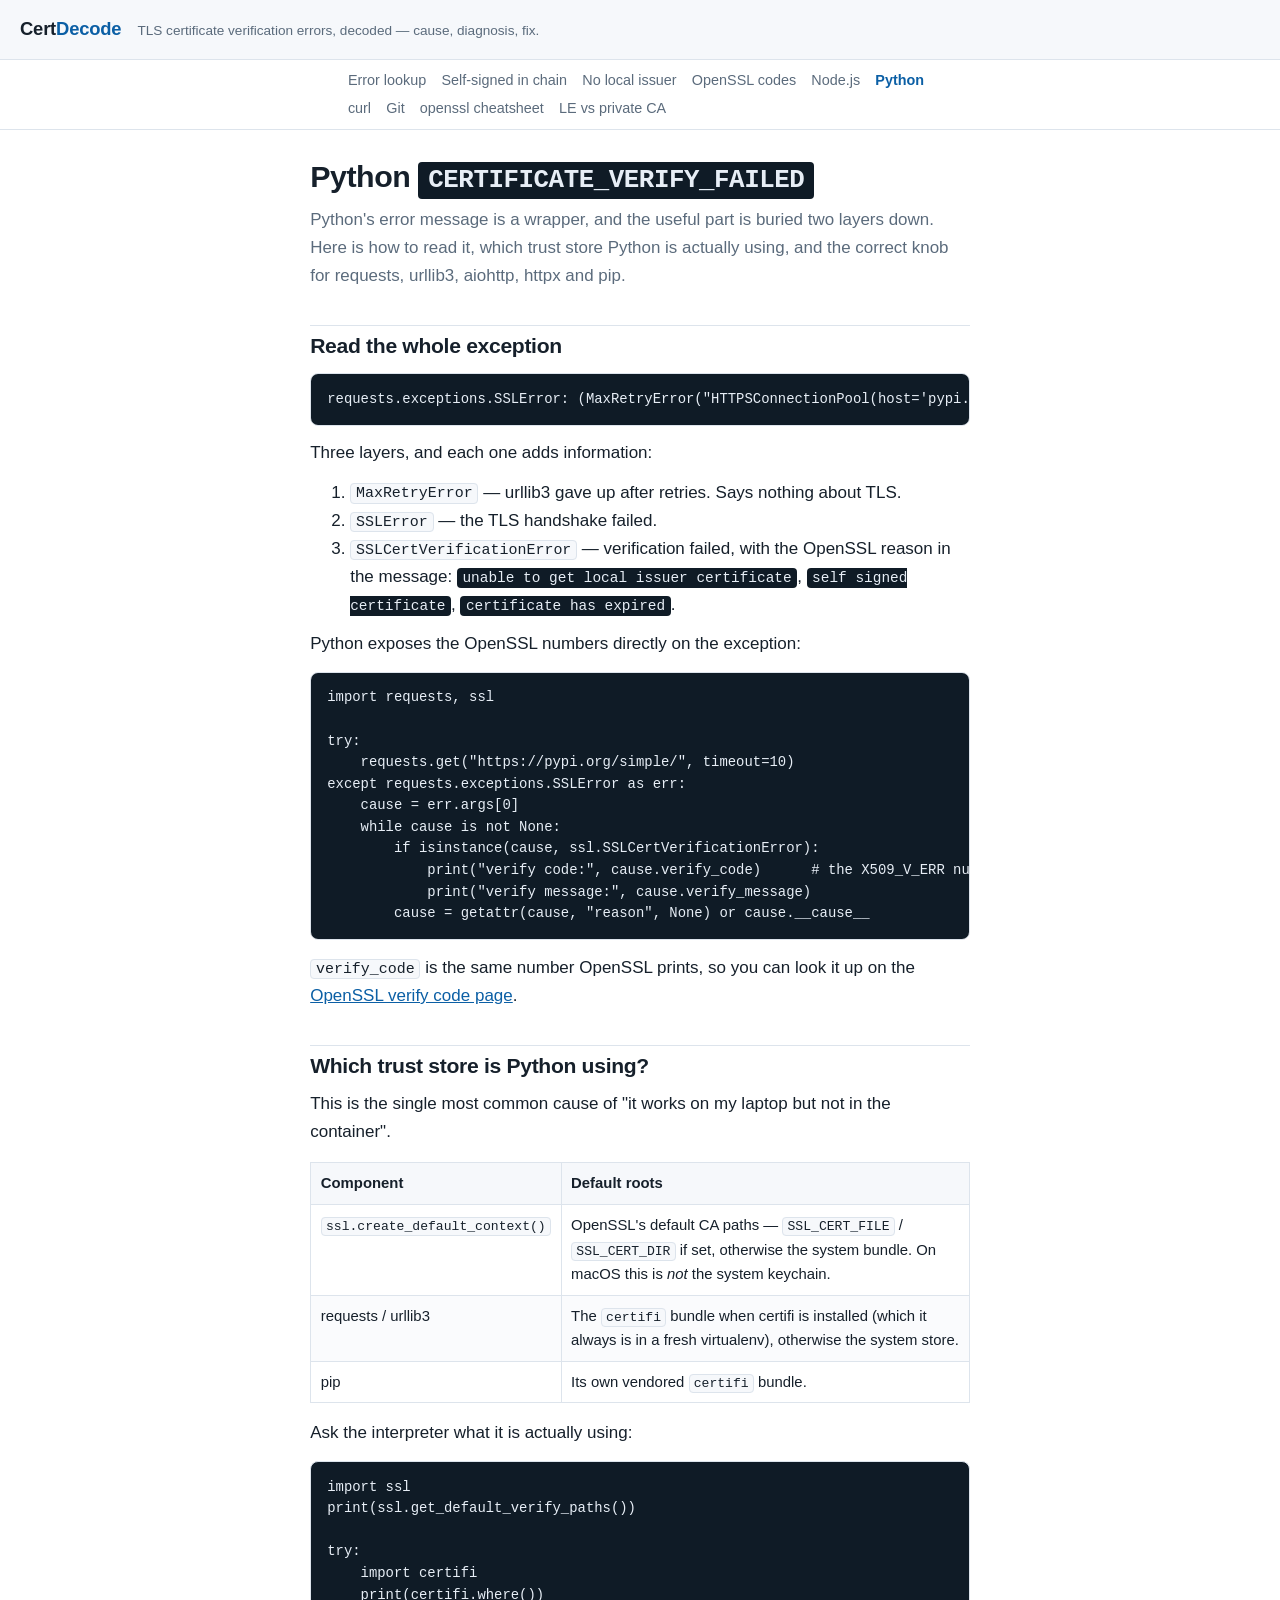
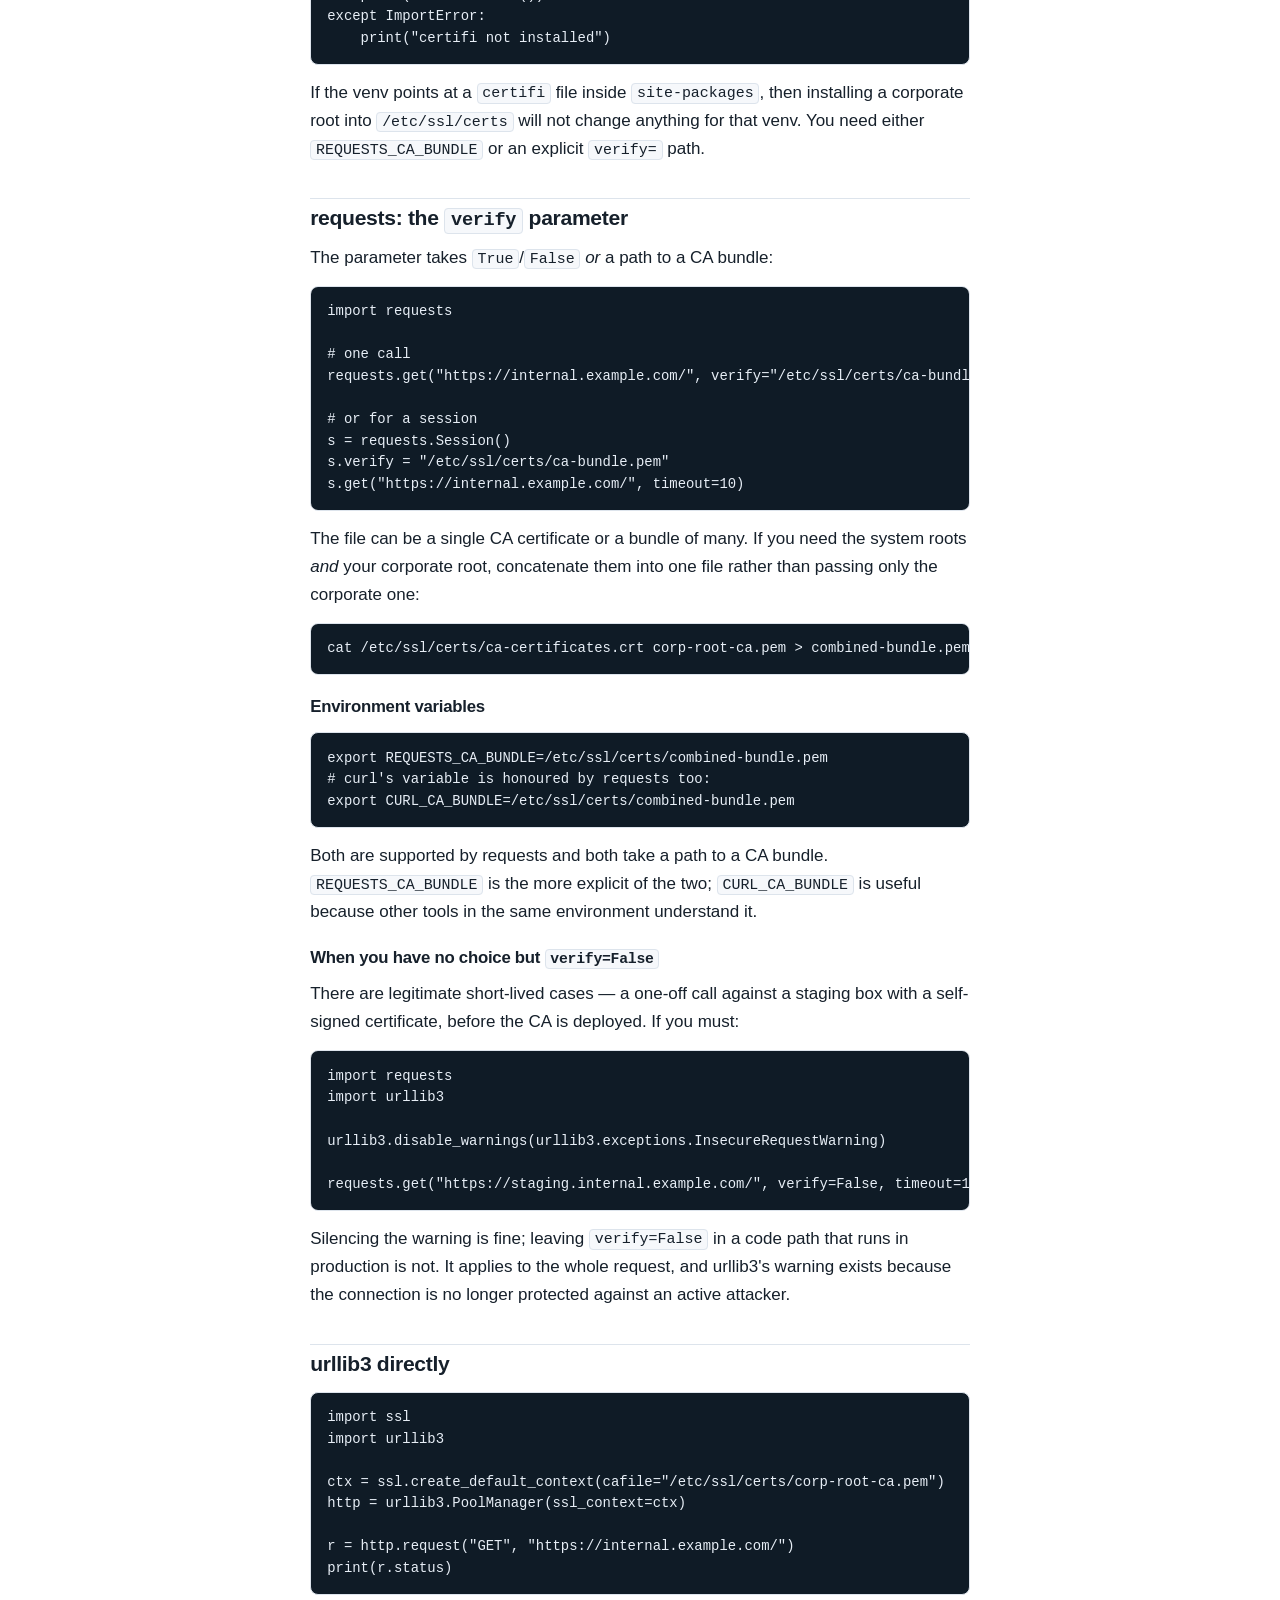
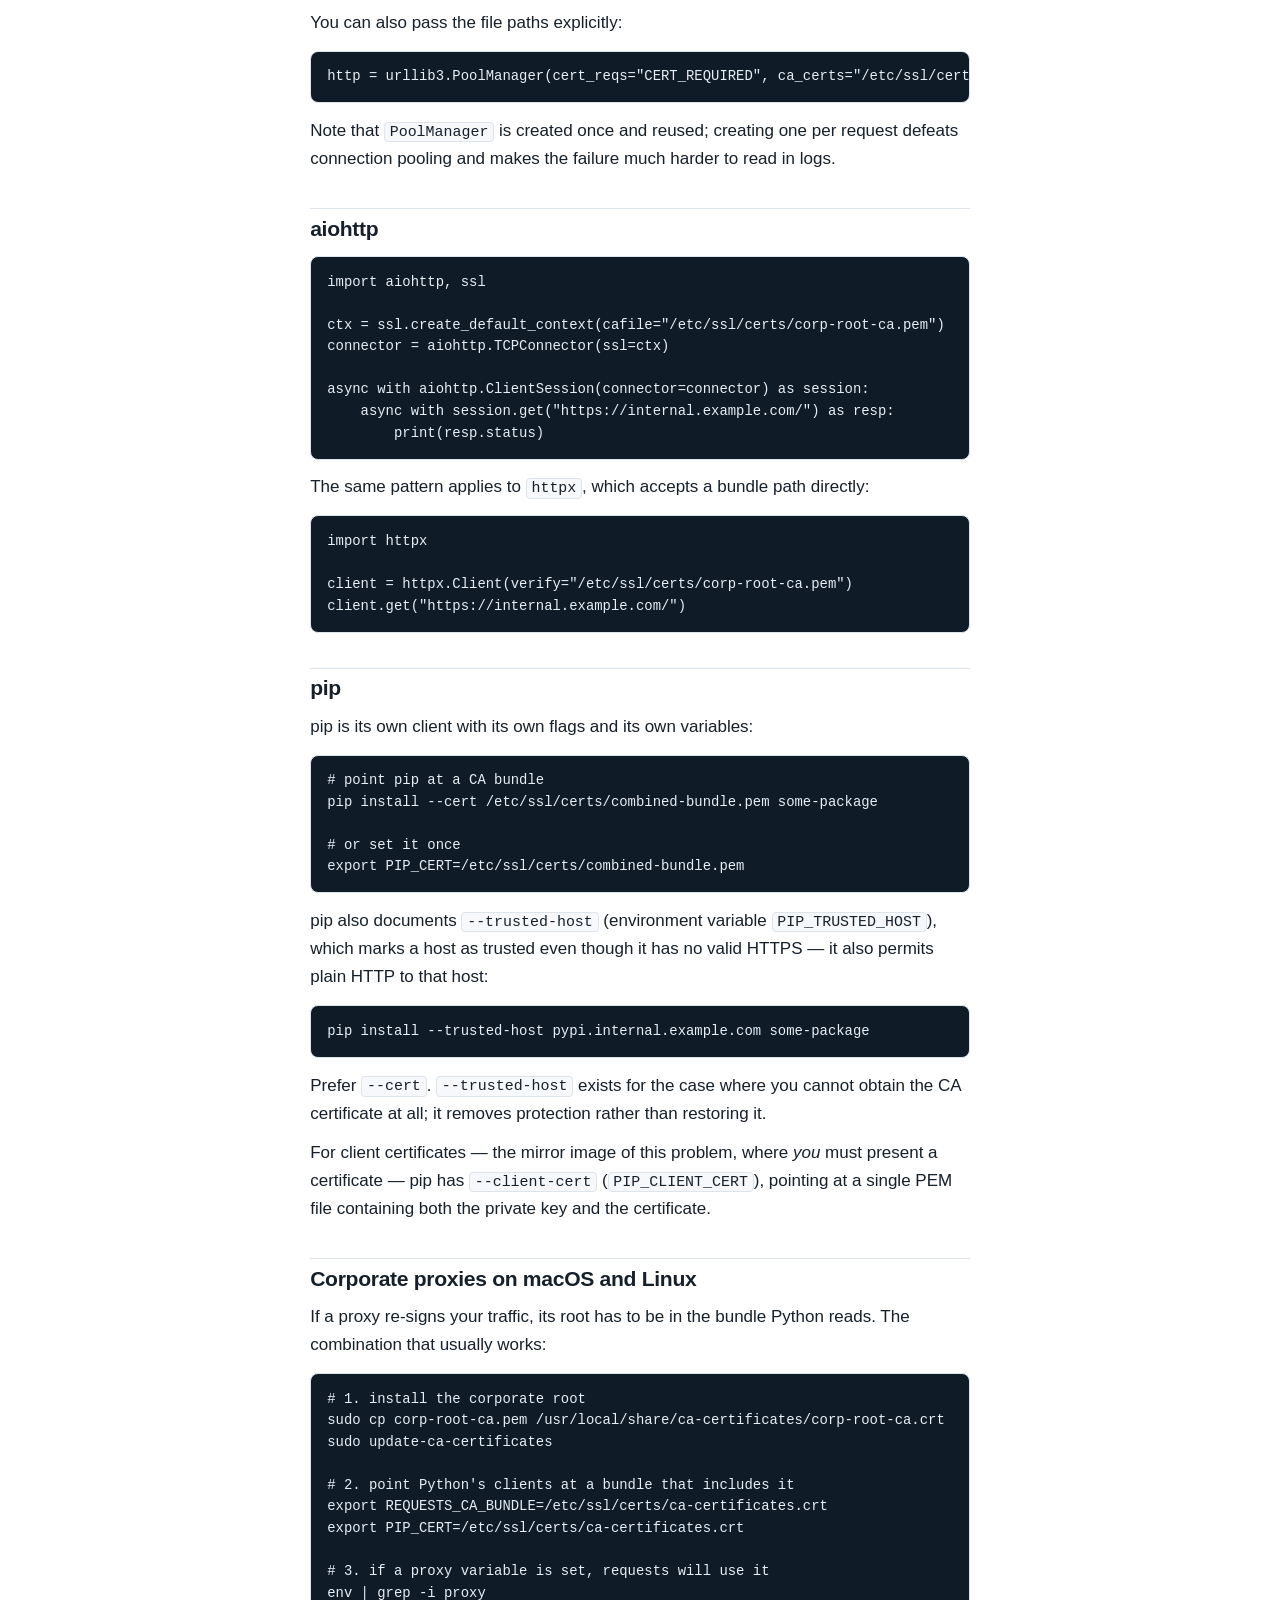
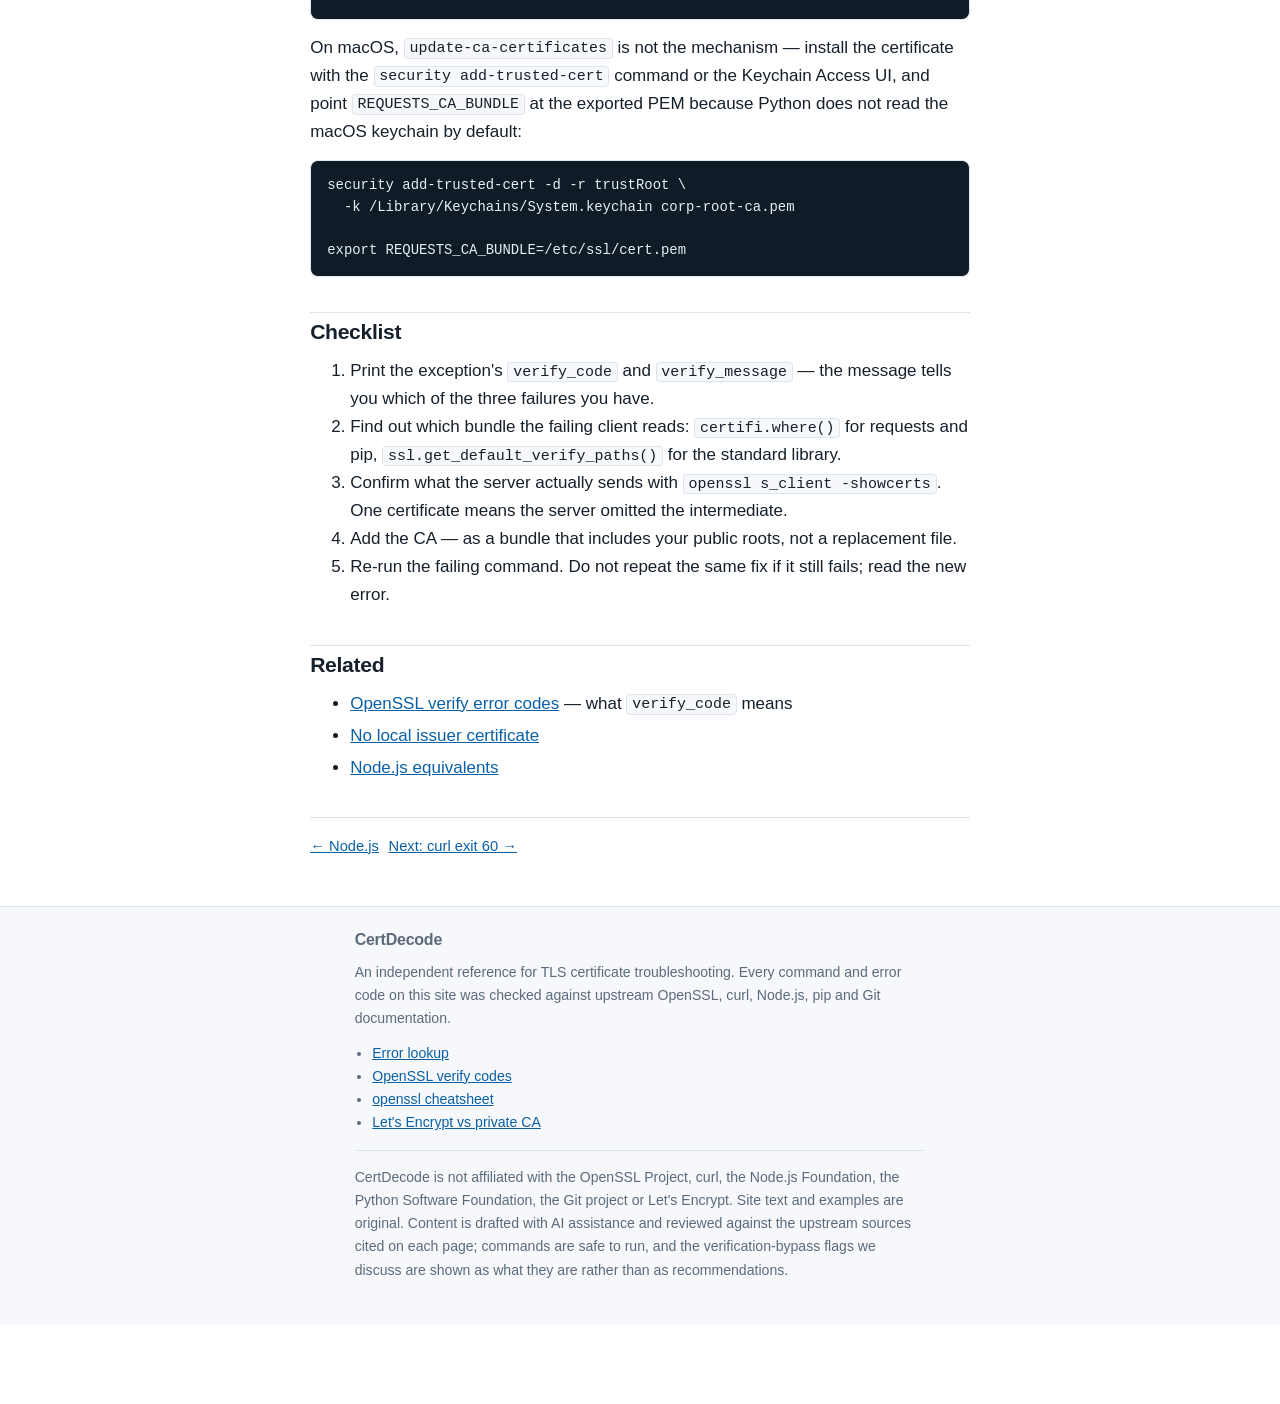
<file: certdecode/python-certificate-verify-failed.html>
<!DOCTYPE html>
<html lang="en">
<head>
<meta charset="utf-8">
<meta name="viewport" content="width=device-width, initial-scale=1">
<title>Python CERTIFICATE_VERIFY_FAILED — requests, urllib3 and pip fixes</title>
<meta name="description" content="How to fix CERTIFICATE_VERIFY_FAILED in Python: the requests verify parameter, REQUESTS_CA_BUNDLE, certifi versus the system store, urllib3 and aiohttp contexts, and pip's --cert flag.">
<link rel="canonical" href="https://hemoeshock.github.io/hemosolutions/certdecode/python-certificate-verify-failed.html">
<link rel="stylesheet" href="styles.css">
</head>
<body>
<a class="skip" href="#main">Skip to content</a>

<header class="site-header">
  <div class="wrap">
    <a class="brand" href="index.html">Cert<span>Decode</span></a>
    <p class="tagline">TLS certificate verification errors, decoded — cause, diagnosis, fix.</p>
  </div>
</header>

<nav class="site" aria-label="Sections">
  <ul>
    <li><a href="index.html">Error lookup</a></li>
    <li><a href="self-signed-certificate-in-chain.html">Self-signed in chain</a></li>
    <li><a href="unable-to-get-local-issuer-certificate.html">No local issuer</a></li>
    <li><a href="openssl-verify-error-codes.html">OpenSSL codes</a></li>
    <li><a href="node-js-tls-certificate-errors.html">Node.js</a></li>
    <li><a href="python-certificate-verify-failed.html" aria-current="page">Python</a></li>
    <li><a href="curl-error-60.html">curl</a></li>
    <li><a href="git-ssl-certificate-problem.html">Git</a></li>
    <li><a href="openssl-inspect-certificate.html">openssl cheatsheet</a></li>
    <li><a href="lets-encrypt-vs-private-ca.html">LE vs private CA</a></li>
  </ul>
</nav>

<main id="main">

<h1>Python <span class="error-string">CERTIFICATE_VERIFY_FAILED</span></h1>
<p class="lede">Python's error message is a wrapper, and the useful part is buried two layers down. Here is how to read it, which trust store Python is actually using, and the correct knob for requests, urllib3, aiohttp, httpx and pip.</p>

<h2>Read the whole exception</h2>

<pre><code>requests.exceptions.SSLError: (MaxRetryError("HTTPSConnectionPool(host='pypi.org', port=443): Max retries exceeded with url: /simple/ (Caused by SSLError(SSLCertVerificationError(1, '[SSL: CERTIFICATE_VERIFY_FAILED] certificate verify failed: unable to get local issuer certificate (_ssl.c:NNNN)'))"))</code></pre>

<p>Three layers, and each one adds information:</p>
<ol>
  <li><code>MaxRetryError</code> — urllib3 gave up after retries. Says nothing about TLS.</li>
  <li><code>SSLError</code> — the TLS handshake failed.</li>
  <li><code>SSLCertVerificationError</code> — verification failed, with the OpenSSL reason in the message: <span class="error-string">unable to get local issuer certificate</span>, <span class="error-string">self signed certificate</span>, <span class="error-string">certificate has expired</span>.</li>
</ol>

<p>Python exposes the OpenSSL numbers directly on the exception:</p>

<pre><code>import requests, ssl

try:
    requests.get("https://pypi.org/simple/", timeout=10)
except requests.exceptions.SSLError as err:
    cause = err.args[0]
    while cause is not None:
        if isinstance(cause, ssl.SSLCertVerificationError):
            print("verify code:", cause.verify_code)      # the X509_V_ERR number
            print("verify message:", cause.verify_message)
        cause = getattr(cause, "reason", None) or cause.__cause__</code></pre>

<p><code>verify_code</code> is the same number OpenSSL prints, so you can look it up on the <a href="openssl-verify-error-codes.html">OpenSSL verify code page</a>.</p>

<h2>Which trust store is Python using?</h2>

<p>This is the single most common cause of "it works on my laptop but not in the container".</p>

<table>
  <thead>
    <tr><th>Component</th><th>Default roots</th></tr>
  </thead>
  <tbody>
    <tr><td><code>ssl.create_default_context()</code></td><td>OpenSSL's default CA paths — <code>SSL_CERT_FILE</code> / <code>SSL_CERT_DIR</code> if set, otherwise the system bundle. On macOS this is <em>not</em> the system keychain.</td></tr>
    <tr><td>requests / urllib3</td><td>The <code>certifi</code> bundle when certifi is installed (which it always is in a fresh virtualenv), otherwise the system store.</td></tr>
    <tr><td>pip</td><td>Its own vendored <code>certifi</code> bundle.</td></tr>
  </tbody>
</table>

<p>Ask the interpreter what it is actually using:</p>

<pre><code>import ssl
print(ssl.get_default_verify_paths())

try:
    import certifi
    print(certifi.where())
except ImportError:
    print("certifi not installed")</code></pre>

<p>If the venv points at a <code>certifi</code> file inside <code>site-packages</code>, then installing a corporate root into <code>/etc/ssl/certs</code> will not change anything for that venv. You need either <code>REQUESTS_CA_BUNDLE</code> or an explicit <code>verify=</code> path.</p>

<h2>requests: the <code>verify</code> parameter</h2>

<p>The parameter takes <code>True</code>/<code>False</code> <em>or</em> a path to a CA bundle:</p>

<pre><code>import requests

# one call
requests.get("https://internal.example.com/", verify="/etc/ssl/certs/ca-bundle.pem", timeout=10)

# or for a session
s = requests.Session()
s.verify = "/etc/ssl/certs/ca-bundle.pem"
s.get("https://internal.example.com/", timeout=10)</code></pre>

<p>The file can be a single CA certificate or a bundle of many. If you need the system roots <em>and</em> your corporate root, concatenate them into one file rather than passing only the corporate one:</p>

<pre><code>cat /etc/ssl/certs/ca-certificates.crt corp-root-ca.pem &gt; combined-bundle.pem</code></pre>

<h3>Environment variables</h3>

<pre><code>export REQUESTS_CA_BUNDLE=/etc/ssl/certs/combined-bundle.pem
# curl's variable is honoured by requests too:
export CURL_CA_BUNDLE=/etc/ssl/certs/combined-bundle.pem</code></pre>

<p>Both are supported by requests and both take a path to a CA bundle. <code>REQUESTS_CA_BUNDLE</code> is the more explicit of the two; <code>CURL_CA_BUNDLE</code> is useful because other tools in the same environment understand it.</p>

<h3>When you have no choice but <code>verify=False</code></h3>

<p>There are legitimate short-lived cases — a one-off call against a staging box with a self-signed certificate, before the CA is deployed. If you must:</p>

<pre><code>import requests
import urllib3

urllib3.disable_warnings(urllib3.exceptions.InsecureRequestWarning)

requests.get("https://staging.internal.example.com/", verify=False, timeout=10)</code></pre>

<p>Silencing the warning is fine; leaving <code>verify=False</code> in a code path that runs in production is not. It applies to the whole request, and urllib3's warning exists because the connection is no longer protected against an active attacker.</p>

<h2>urllib3 directly</h2>

<pre><code>import ssl
import urllib3

ctx = ssl.create_default_context(cafile="/etc/ssl/certs/corp-root-ca.pem")
http = urllib3.PoolManager(ssl_context=ctx)

r = http.request("GET", "https://internal.example.com/")
print(r.status)</code></pre>

<p>You can also pass the file paths explicitly:</p>

<pre><code>http = urllib3.PoolManager(cert_reqs="CERT_REQUIRED", ca_certs="/etc/ssl/certs/corp-root-ca.pem")</code></pre>

<p>Note that <code>PoolManager</code> is created once and reused; creating one per request defeats connection pooling and makes the failure much harder to read in logs.</p>

<h2>aiohttp</h2>

<pre><code>import aiohttp, ssl

ctx = ssl.create_default_context(cafile="/etc/ssl/certs/corp-root-ca.pem")
connector = aiohttp.TCPConnector(ssl=ctx)

async with aiohttp.ClientSession(connector=connector) as session:
    async with session.get("https://internal.example.com/") as resp:
        print(resp.status)</code></pre>

<p>The same pattern applies to <code>httpx</code>, which accepts a bundle path directly:</p>

<pre><code>import httpx

client = httpx.Client(verify="/etc/ssl/certs/corp-root-ca.pem")
client.get("https://internal.example.com/")</code></pre>

<h2>pip</h2>

<p>pip is its own client with its own flags and its own variables:</p>

<pre><code># point pip at a CA bundle
pip install --cert /etc/ssl/certs/combined-bundle.pem some-package

# or set it once
export PIP_CERT=/etc/ssl/certs/combined-bundle.pem</code></pre>

<p>pip also documents <code>--trusted-host</code> (environment variable <code>PIP_TRUSTED_HOST</code>), which marks a host as trusted even though it has no valid HTTPS — it also permits plain HTTP to that host:</p>

<pre><code>pip install --trusted-host pypi.internal.example.com some-package</code></pre>

<p>Prefer <code>--cert</code>. <code>--trusted-host</code> exists for the case where you cannot obtain the CA certificate at all; it removes protection rather than restoring it.</p>

<p>For client certificates — the mirror image of this problem, where <em>you</em> must present a certificate — pip has <code>--client-cert</code> (<code>PIP_CLIENT_CERT</code>), pointing at a single PEM file containing both the private key and the certificate.</p>

<h2>Corporate proxies on macOS and Linux</h2>

<p>If a proxy re-signs your traffic, its root has to be in the bundle Python reads. The combination that usually works:</p>

<pre><code># 1. install the corporate root
sudo cp corp-root-ca.pem /usr/local/share/ca-certificates/corp-root-ca.crt
sudo update-ca-certificates

# 2. point Python's clients at a bundle that includes it
export REQUESTS_CA_BUNDLE=/etc/ssl/certs/ca-certificates.crt
export PIP_CERT=/etc/ssl/certs/ca-certificates.crt

# 3. if a proxy variable is set, requests will use it
env | grep -i proxy</code></pre>

<p>On macOS, <code>update-ca-certificates</code> is not the mechanism — install the certificate with the <code>security add-trusted-cert</code> command or the Keychain Access UI, and point <code>REQUESTS_CA_BUNDLE</code> at the exported PEM because Python does not read the macOS keychain by default:</p>

<pre><code>security add-trusted-cert -d -r trustRoot \
  -k /Library/Keychains/System.keychain corp-root-ca.pem

export REQUESTS_CA_BUNDLE=/etc/ssl/cert.pem</code></pre>

<!-- ADSENSE-SLOT -->

<h2>Checklist</h2>

<ol>
  <li>Print the exception's <code>verify_code</code> and <code>verify_message</code> — the message tells you which of the three failures you have.</li>
  <li>Find out which bundle the failing client reads: <code>certifi.where()</code> for requests and pip, <code>ssl.get_default_verify_paths()</code> for the standard library.</li>
  <li>Confirm what the server actually sends with <code>openssl s_client -showcerts</code>. One certificate means the server omitted the intermediate.</li>
  <li>Add the CA — as a bundle that includes your public roots, not a replacement file.</li>
  <li>Re-run the failing command. Do not repeat the same fix if it still fails; read the new error.</li>
</ol>

<h2>Related</h2>
<ul class="related">
  <li><a href="openssl-verify-error-codes.html">OpenSSL verify error codes</a> — what <code>verify_code</code> means</li>
  <li><a href="unable-to-get-local-issuer-certificate.html">No local issuer certificate</a></li>
  <li><a href="node-js-tls-certificate-errors.html">Node.js equivalents</a></li>
</ul>

<!-- AFFILIATE: python-tls-tooling -->

<div class="pager">
  <a href="node-js-tls-certificate-errors.html">&larr; Node.js</a>
  <a href="curl-error-60.html">Next: curl exit 60 &rarr;</a>
</div>

</main>

<footer class="site-footer">
  <div class="wrap">
    <h2>CertDecode</h2>
    <p>An independent reference for TLS certificate troubleshooting. Every command and error code on this site was checked against upstream OpenSSL, curl, Node.js, pip and Git documentation.</p>
    <ul>
      <li><a href="index.html">Error lookup</a></li>
      <li><a href="openssl-verify-error-codes.html">OpenSSL verify codes</a></li>
      <li><a href="openssl-inspect-certificate.html">openssl cheatsheet</a></li>
      <li><a href="lets-encrypt-vs-private-ca.html">Let's Encrypt vs private CA</a></li>
    </ul>
    <p class="disclosure">CertDecode is not affiliated with the OpenSSL Project, curl, the Node.js Foundation, the Python Software Foundation, the Git project or Let's Encrypt. Site text and examples are original. Content is drafted with AI assistance and reviewed against the upstream sources cited on each page; commands are safe to run, and the verification-bypass flags we discuss are shown as what they are rather than as recommendations.</p>
  </div>
</footer>

</body>
</html>
</file>
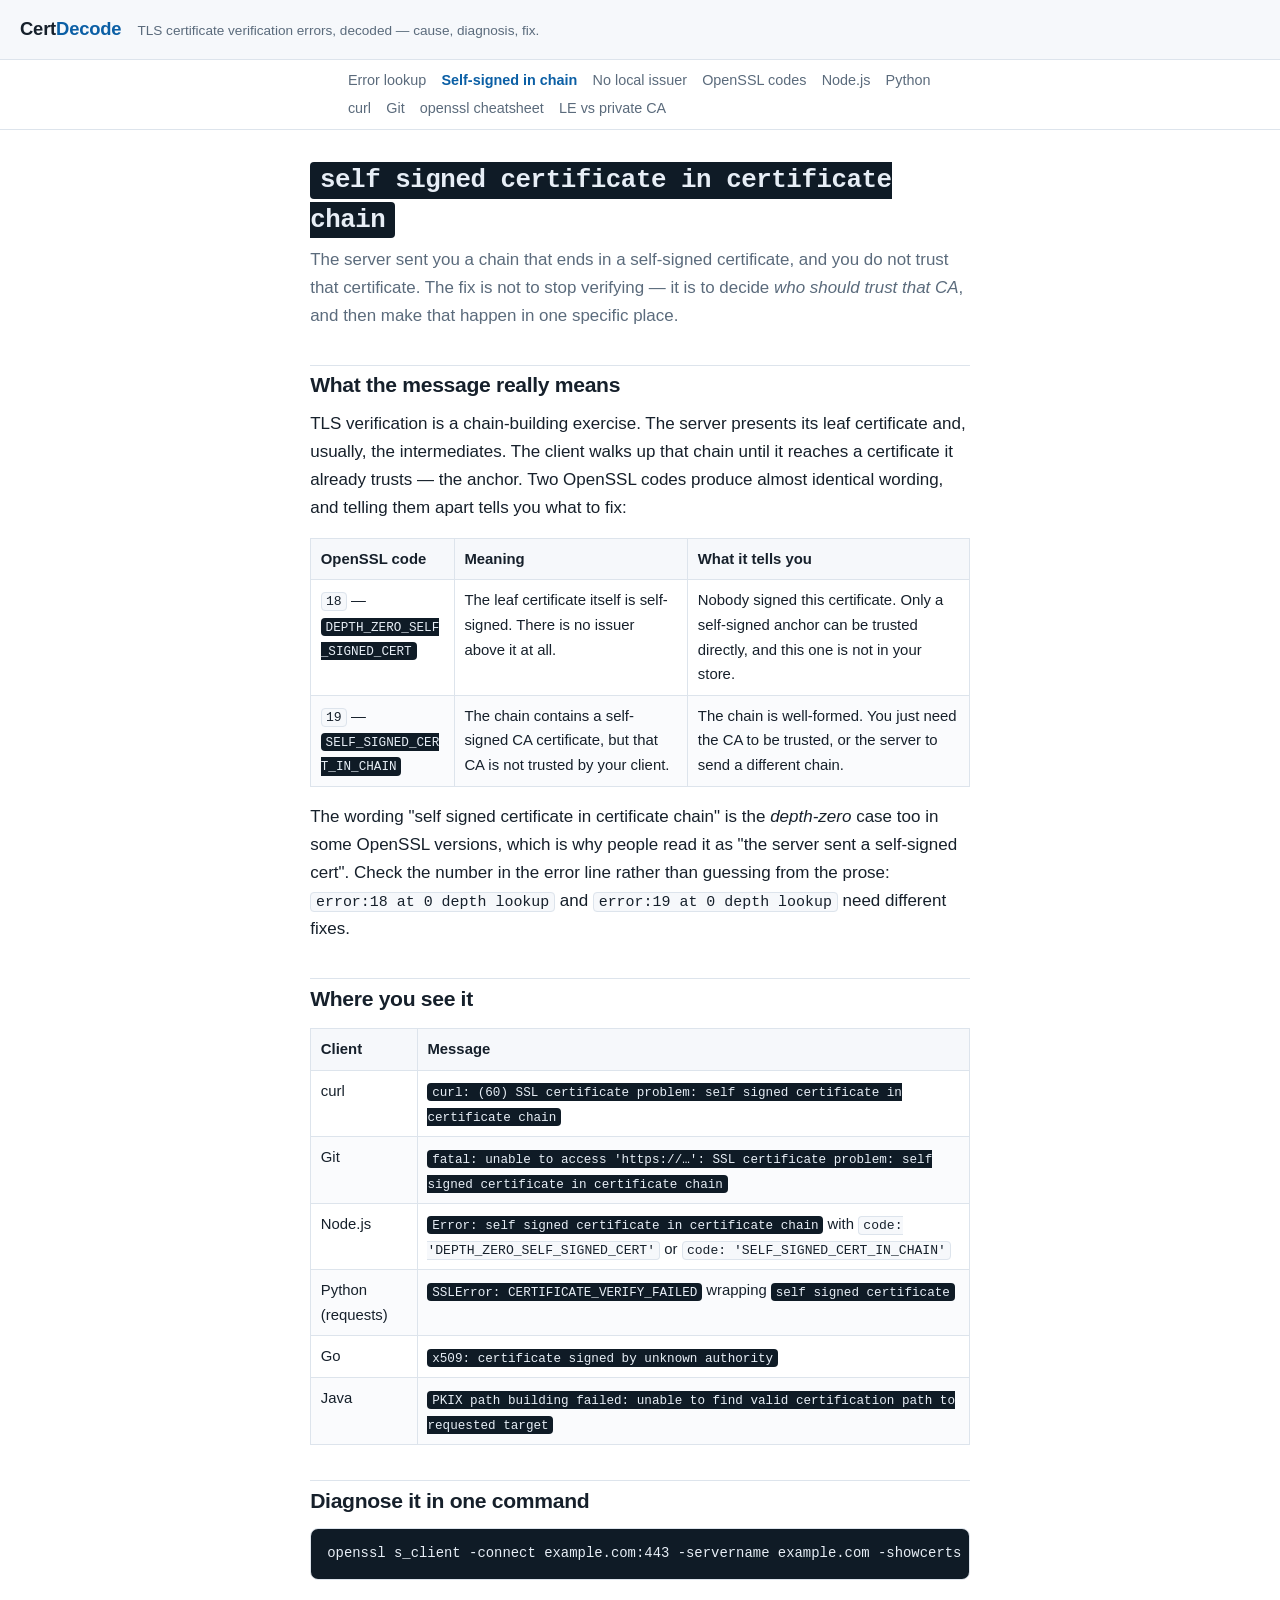
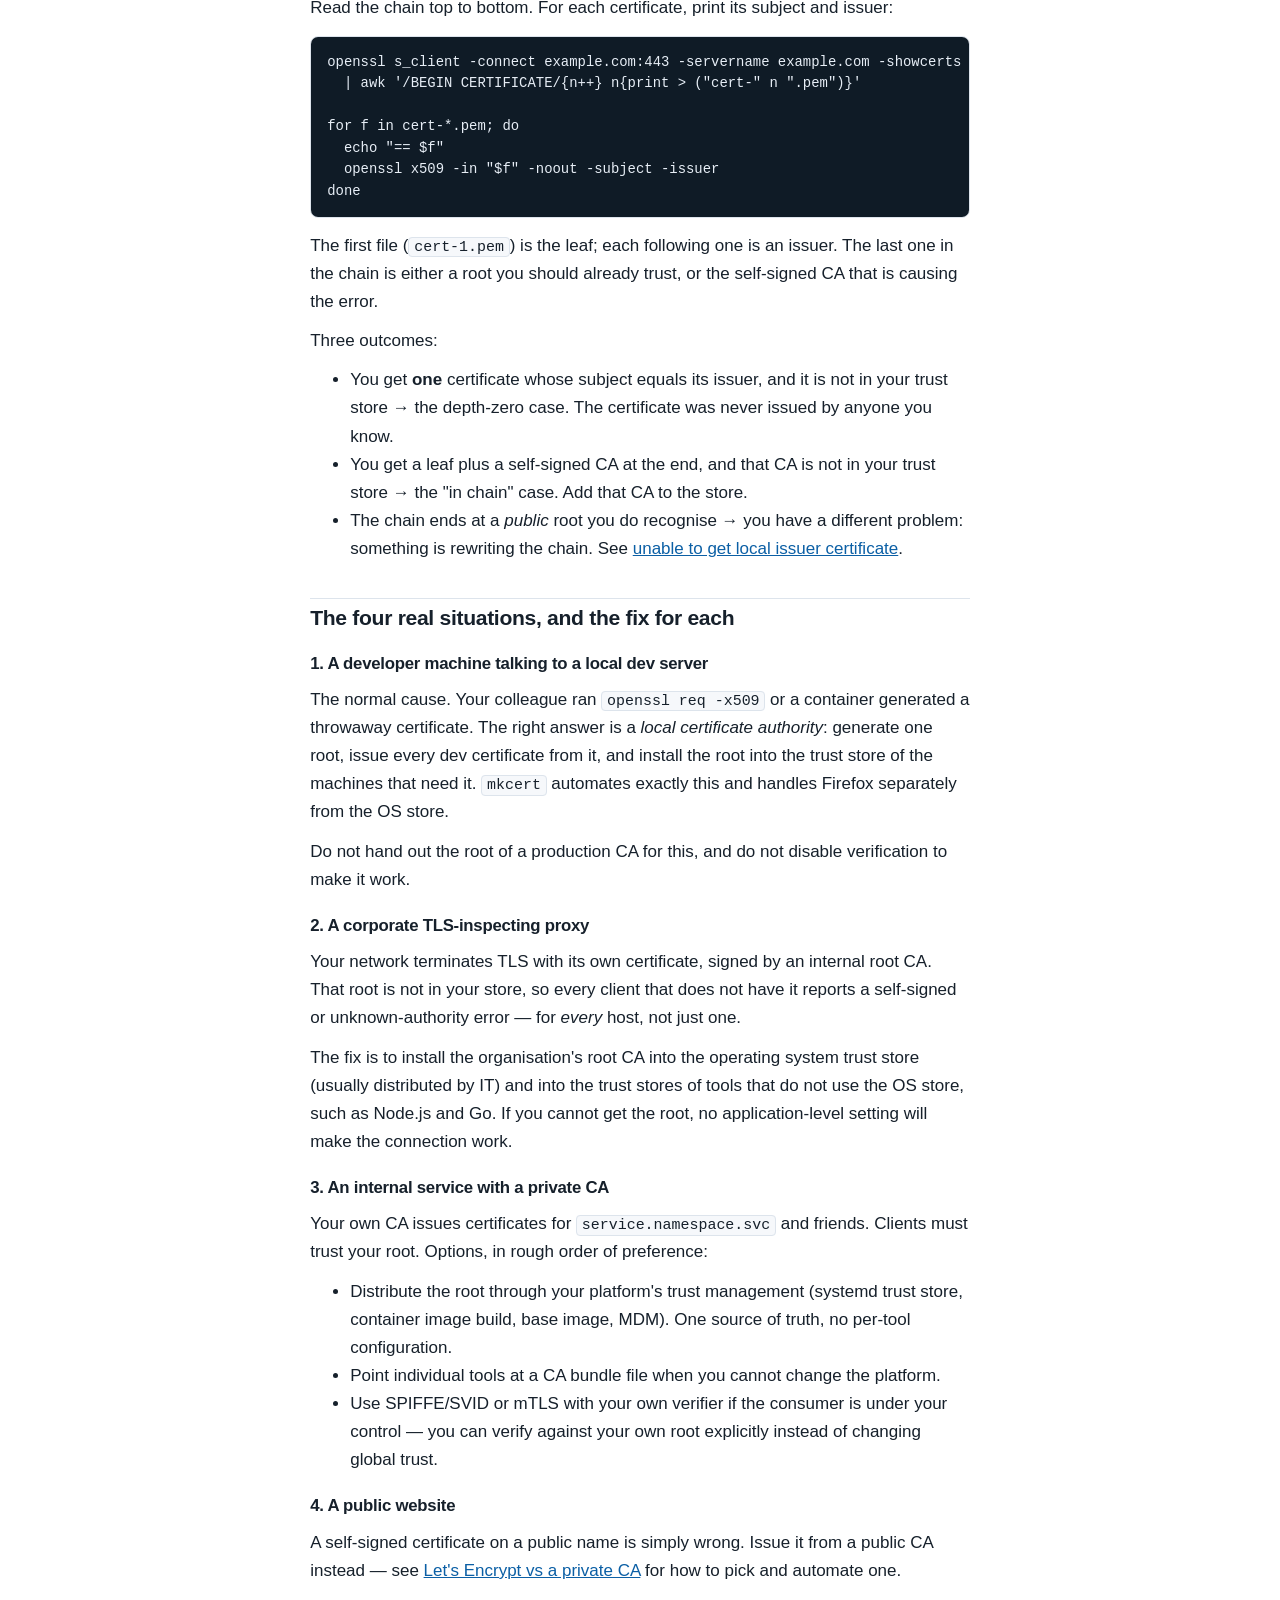
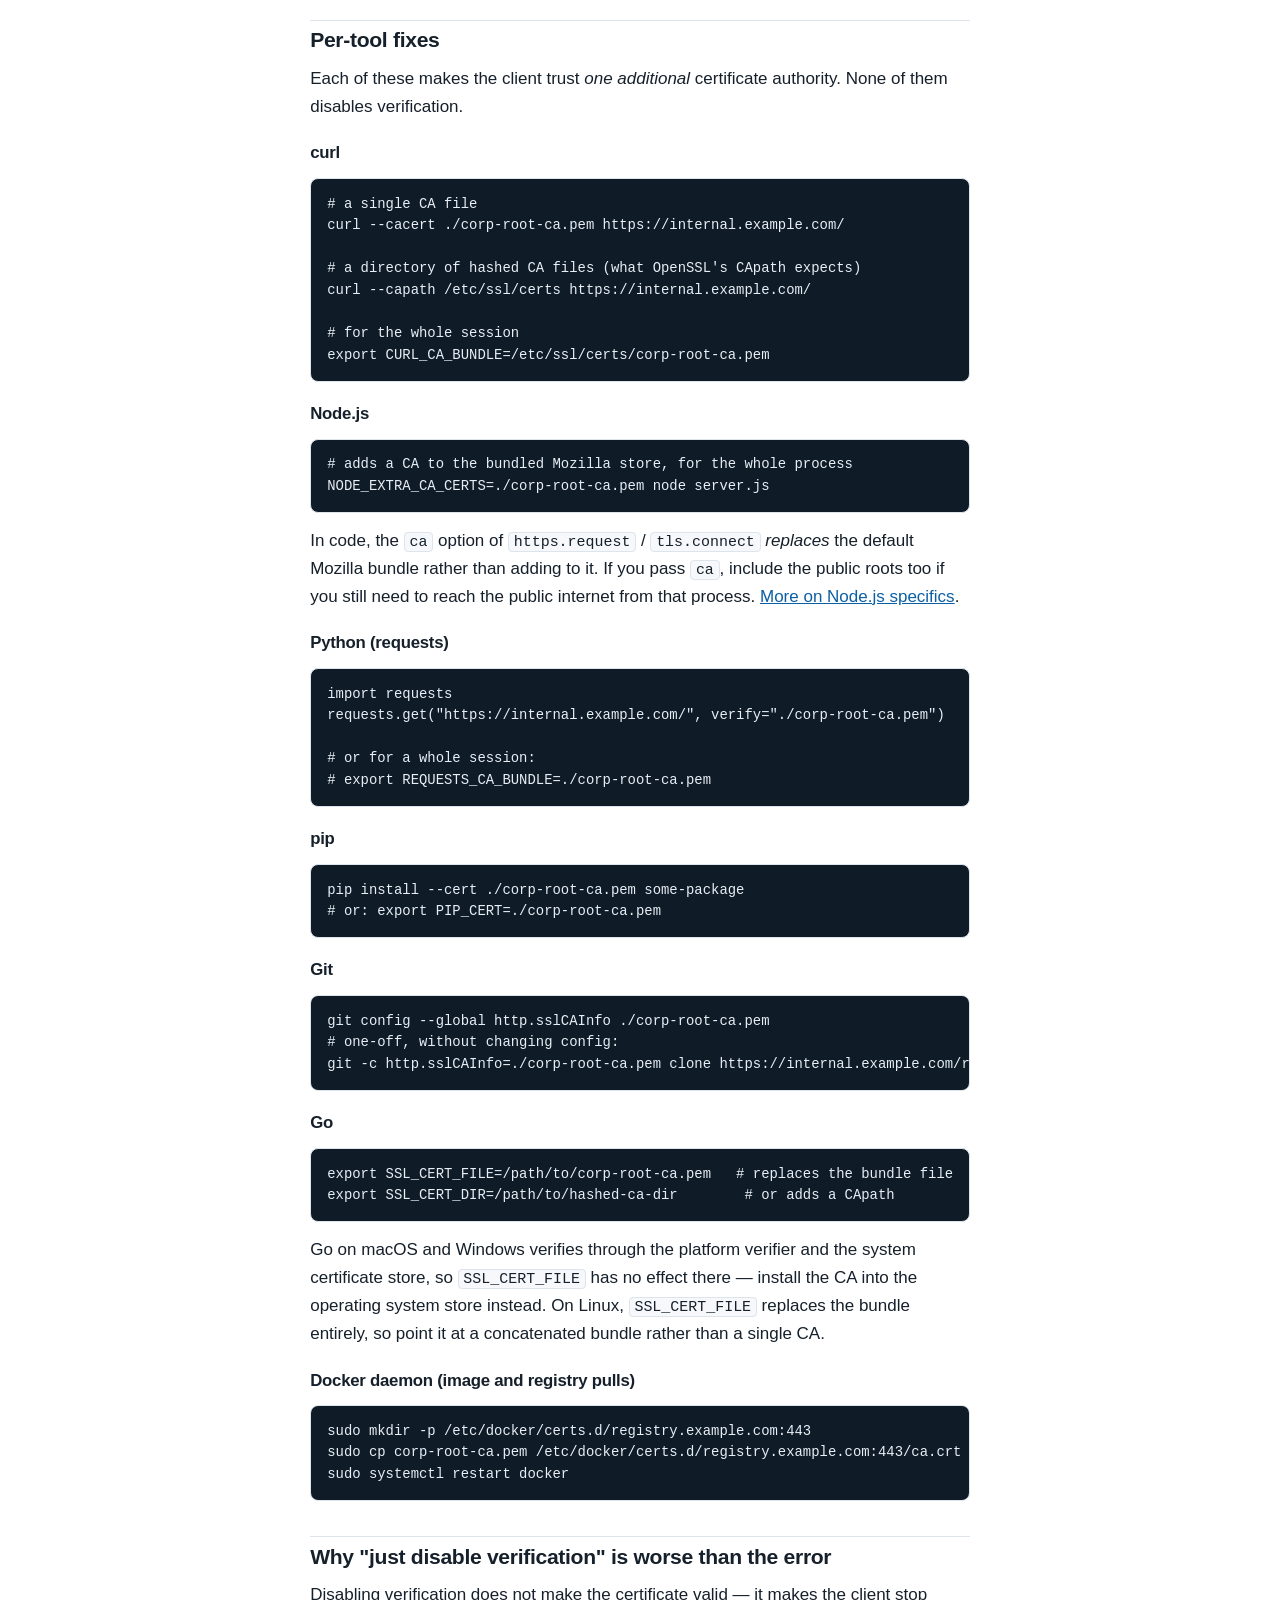
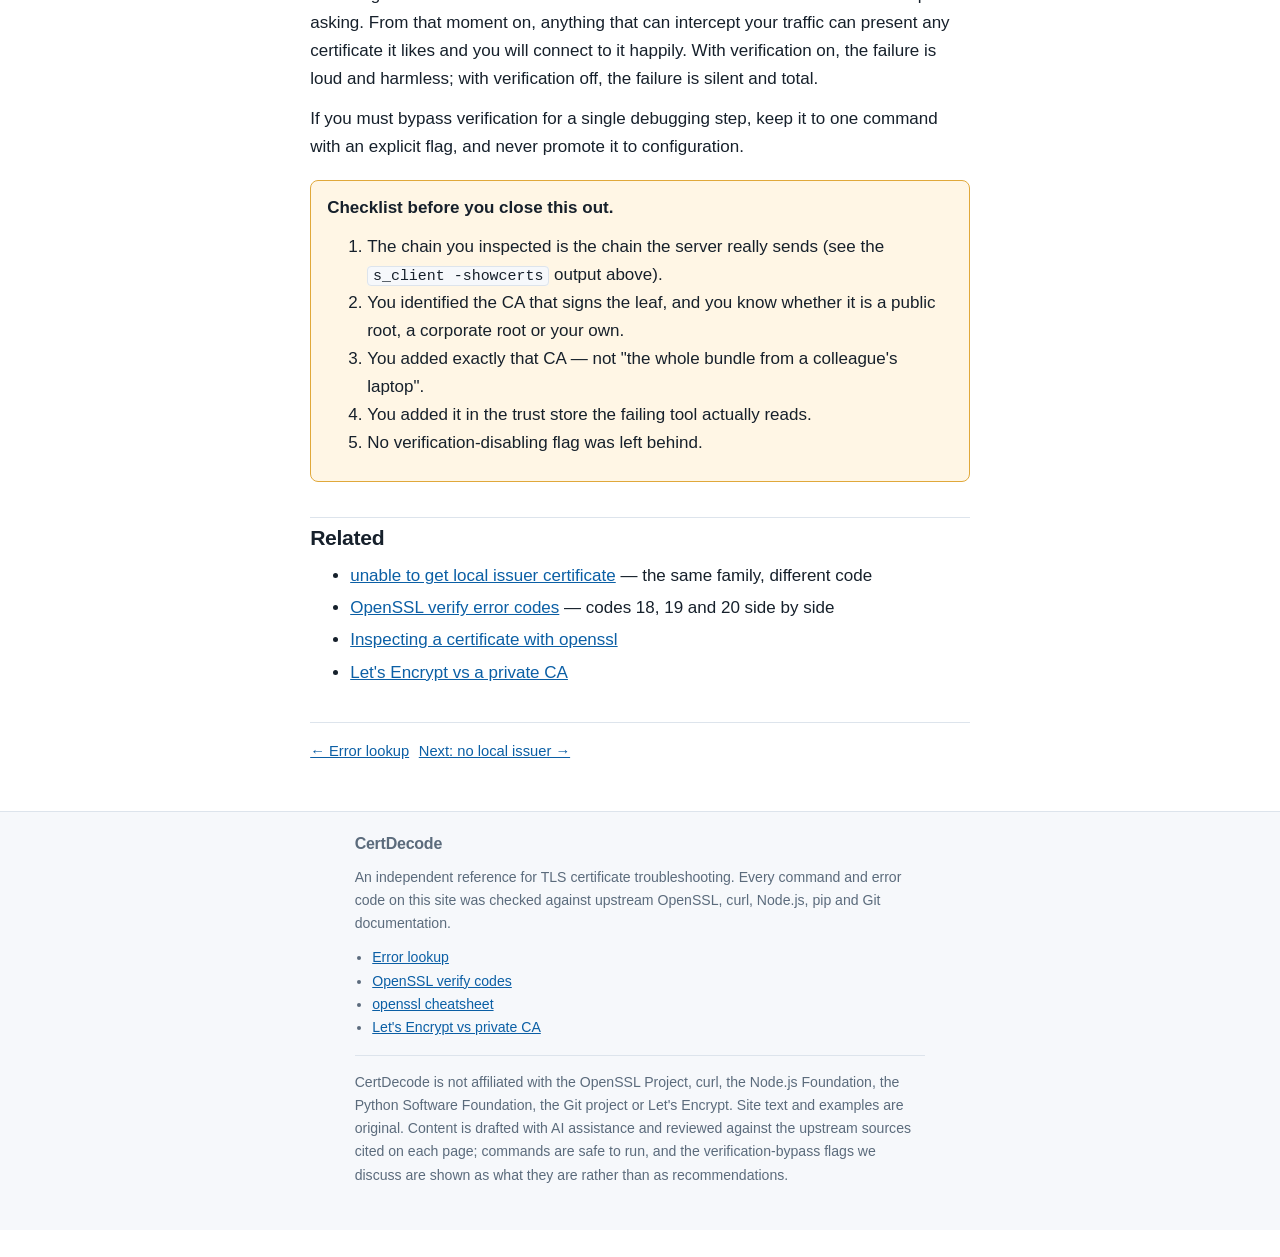
<file: certdecode/self-signed-certificate-in-chain.html>
<!DOCTYPE html>
<html lang="en">
<head>
<meta charset="utf-8">
<meta name="viewport" content="width=device-width, initial-scale=1">
<title>self signed certificate in certificate chain — cause and fix</title>
<meta name="description" content="What 'self signed certificate in certificate chain' means, how it differs from DEPTH_ZERO_SELF_SIGNED_CERT, how to diagnose it, and the correct per-tool fix for Node.js, curl, Python, Git and Go without disabling verification.">
<link rel="canonical" href="https://hemoeshock.github.io/hemosolutions/certdecode/self-signed-certificate-in-chain.html">
<link rel="stylesheet" href="styles.css">
</head>
<body>
<a class="skip" href="#main">Skip to content</a>

<header class="site-header">
  <div class="wrap">
    <a class="brand" href="index.html">Cert<span>Decode</span></a>
    <p class="tagline">TLS certificate verification errors, decoded — cause, diagnosis, fix.</p>
  </div>
</header>

<nav class="site" aria-label="Sections">
  <ul>
    <li><a href="index.html">Error lookup</a></li>
    <li><a href="self-signed-certificate-in-chain.html" aria-current="page">Self-signed in chain</a></li>
    <li><a href="unable-to-get-local-issuer-certificate.html">No local issuer</a></li>
    <li><a href="openssl-verify-error-codes.html">OpenSSL codes</a></li>
    <li><a href="node-js-tls-certificate-errors.html">Node.js</a></li>
    <li><a href="python-certificate-verify-failed.html">Python</a></li>
    <li><a href="curl-error-60.html">curl</a></li>
    <li><a href="git-ssl-certificate-problem.html">Git</a></li>
    <li><a href="openssl-inspect-certificate.html">openssl cheatsheet</a></li>
    <li><a href="lets-encrypt-vs-private-ca.html">LE vs private CA</a></li>
  </ul>
</nav>

<main id="main">

<h1><span class="error-string">self signed certificate in certificate chain</span></h1>
<p class="lede">The server sent you a chain that ends in a self-signed certificate, and you do not trust that certificate. The fix is not to stop verifying — it is to decide <em>who should trust that CA</em>, and then make that happen in one specific place.</p>

<h2>What the message really means</h2>

<p>TLS verification is a chain-building exercise. The server presents its leaf certificate and, usually, the intermediates. The client walks up that chain until it reaches a certificate it already trusts — the anchor. Two OpenSSL codes produce almost identical wording, and telling them apart tells you what to fix:</p>

<table>
  <thead>
    <tr><th>OpenSSL code</th><th>Meaning</th><th>What it tells you</th></tr>
  </thead>
  <tbody>
    <tr>
      <td><code>18</code> — <span class="error-string">DEPTH_ZERO_SELF_SIGNED_CERT</span></td>
      <td>The leaf certificate itself is self-signed. There is no issuer above it at all.</td>
      <td>Nobody signed this certificate. Only a self-signed anchor can be trusted directly, and this one is not in your store.</td>
    </tr>
    <tr>
      <td><code>19</code> — <span class="error-string">SELF_SIGNED_CERT_IN_CHAIN</span></td>
      <td>The chain contains a self-signed CA certificate, but that CA is not trusted by your client.</td>
      <td>The chain is well-formed. You just need the CA to be trusted, or the server to send a different chain.</td>
    </tr>
  </tbody>
</table>

<p>The wording "self signed certificate in certificate chain" is the <em>depth-zero</em> case too in some OpenSSL versions, which is why people read it as "the server sent a self-signed cert". Check the number in the error line rather than guessing from the prose: <code>error:18 at 0 depth lookup</code> and <code>error:19 at 0 depth lookup</code> need different fixes.</p>

<h2>Where you see it</h2>

<table>
  <thead>
    <tr><th>Client</th><th>Message</th></tr>
  </thead>
  <tbody>
    <tr><td>curl</td><td><span class="error-string">curl: (60) SSL certificate problem: self signed certificate in certificate chain</span></td></tr>
    <tr><td>Git</td><td><span class="error-string">fatal: unable to access 'https://…': SSL certificate problem: self signed certificate in certificate chain</span></td></tr>
    <tr><td>Node.js</td><td><span class="error-string">Error: self signed certificate in certificate chain</span> with <code>code: 'DEPTH_ZERO_SELF_SIGNED_CERT'</code> or <code>code: 'SELF_SIGNED_CERT_IN_CHAIN'</code></td></tr>
    <tr><td>Python (requests)</td><td><span class="error-string">SSLError: CERTIFICATE_VERIFY_FAILED</span> wrapping <span class="error-string">self signed certificate</span></td></tr>
    <tr><td>Go</td><td><span class="error-string">x509: certificate signed by unknown authority</span></td></tr>
    <tr><td>Java</td><td><span class="error-string">PKIX path building failed: unable to find valid certification path to requested target</span></td></tr>
  </tbody>
</table>

<h2>Diagnose it in one command</h2>

<pre><code>openssl s_client -connect example.com:443 -servername example.com -showcerts &lt;/dev/null</code></pre>

<p>Read the chain top to bottom. For each certificate, print its subject and issuer:</p>

<pre><code>openssl s_client -connect example.com:443 -servername example.com -showcerts &lt;/dev/null \
  | awk '/BEGIN CERTIFICATE/{n++} n{print &gt; ("cert-" n ".pem")}'

for f in cert-*.pem; do
  echo "== $f"
  openssl x509 -in "$f" -noout -subject -issuer
done</code></pre>

<p>The first file (<code>cert-1.pem</code>) is the leaf; each following one is an issuer. The last one in the chain is either a root you should already trust, or the self-signed CA that is causing the error.</p>

<p>Three outcomes:</p>
<ul>
  <li>You get <strong>one</strong> certificate whose subject equals its issuer, and it is not in your trust store → the depth-zero case. The certificate was never issued by anyone you know.</li>
  <li>You get a leaf plus a self-signed CA at the end, and that CA is not in your trust store → the "in chain" case. Add that CA to the store.</li>
  <li>The chain ends at a <em>public</em> root you do recognise → you have a different problem: something is rewriting the chain. See <a href="unable-to-get-local-issuer-certificate.html">unable to get local issuer certificate</a>.</li>
</ul>

<h2>The four real situations, and the fix for each</h2>

<h3>1. A developer machine talking to a local dev server</h3>
<p>The normal cause. Your colleague ran <code>openssl req -x509</code> or a container generated a throwaway certificate. The right answer is a <em>local certificate authority</em>: generate one root, issue every dev certificate from it, and install the root into the trust store of the machines that need it. <code>mkcert</code> automates exactly this and handles Firefox separately from the OS store.</p>
<p>Do not hand out the root of a production CA for this, and do not disable verification to make it work.</p>

<h3>2. A corporate TLS-inspecting proxy</h3>
<p>Your network terminates TLS with its own certificate, signed by an internal root CA. That root is not in your store, so every client that does not have it reports a self-signed or unknown-authority error — for <em>every</em> host, not just one.</p>
<p>The fix is to install the organisation's root CA into the operating system trust store (usually distributed by IT) and into the trust stores of tools that do not use the OS store, such as Node.js and Go. If you cannot get the root, no application-level setting will make the connection work.</p>

<h3>3. An internal service with a private CA</h3>
<p>Your own CA issues certificates for <code>service.namespace.svc</code> and friends. Clients must trust your root. Options, in rough order of preference:</p>
<ul>
  <li>Distribute the root through your platform's trust management (systemd trust store, container image build, base image, MDM). One source of truth, no per-tool configuration.</li>
  <li>Point individual tools at a CA bundle file when you cannot change the platform.</li>
  <li>Use SPIFFE/SVID or mTLS with your own verifier if the consumer is under your control — you can verify against your own root explicitly instead of changing global trust.</li>
</ul>

<h3>4. A public website</h3>
<p>A self-signed certificate on a public name is simply wrong. Issue it from a public CA instead — see <a href="lets-encrypt-vs-private-ca.html">Let's Encrypt vs a private CA</a> for how to pick and automate one.</p>

<h2>Per-tool fixes</h2>

<p>Each of these makes the client trust <em>one additional</em> certificate authority. None of them disables verification.</p>

<h3>curl</h3>
<pre><code># a single CA file
curl --cacert ./corp-root-ca.pem https://internal.example.com/

# a directory of hashed CA files (what OpenSSL's CApath expects)
curl --capath /etc/ssl/certs https://internal.example.com/

# for the whole session
export CURL_CA_BUNDLE=/etc/ssl/certs/corp-root-ca.pem</code></pre>

<h3>Node.js</h3>
<pre><code># adds a CA to the bundled Mozilla store, for the whole process
NODE_EXTRA_CA_CERTS=./corp-root-ca.pem node server.js</code></pre>

<p>In code, the <code>ca</code> option of <code>https.request</code> / <code>tls.connect</code> <em>replaces</em> the default Mozilla bundle rather than adding to it. If you pass <code>ca</code>, include the public roots too if you still need to reach the public internet from that process. <a href="node-js-tls-certificate-errors.html">More on Node.js specifics</a>.</p>

<h3>Python (requests)</h3>
<pre><code>import requests
requests.get("https://internal.example.com/", verify="./corp-root-ca.pem")

# or for a whole session:
# export REQUESTS_CA_BUNDLE=./corp-root-ca.pem</code></pre>

<h3>pip</h3>
<pre><code>pip install --cert ./corp-root-ca.pem some-package
# or: export PIP_CERT=./corp-root-ca.pem</code></pre>

<h3>Git</h3>
<pre><code>git config --global http.sslCAInfo ./corp-root-ca.pem
# one-off, without changing config:
git -c http.sslCAInfo=./corp-root-ca.pem clone https://internal.example.com/repo.git</code></pre>

<h3>Go</h3>
<pre><code>export SSL_CERT_FILE=/path/to/corp-root-ca.pem   # replaces the bundle file
export SSL_CERT_DIR=/path/to/hashed-ca-dir        # or adds a CApath</code></pre>

<p>Go on macOS and Windows verifies through the platform verifier and the system certificate store, so <code>SSL_CERT_FILE</code> has no effect there — install the CA into the operating system store instead. On Linux, <code>SSL_CERT_FILE</code> replaces the bundle entirely, so point it at a concatenated bundle rather than a single CA.</p>

<h3>Docker daemon (image and registry pulls)</h3>
<pre><code>sudo mkdir -p /etc/docker/certs.d/registry.example.com:443
sudo cp corp-root-ca.pem /etc/docker/certs.d/registry.example.com:443/ca.crt
sudo systemctl restart docker</code></pre>

<!-- ADSENSE-SLOT -->

<h2>Why "just disable verification" is worse than the error</h2>

<p>Disabling verification does not make the certificate valid — it makes the client stop asking. From that moment on, anything that can intercept your traffic can present any certificate it likes and you will connect to it happily. With verification on, the failure is loud and harmless; with verification off, the failure is silent and total.</p>

<p>If you must bypass verification for a single debugging step, keep it to one command with an explicit flag, and never promote it to configuration.</p>

<div class="callout">
  <p><strong>Checklist before you close this out.</strong></p>
  <ol>
    <li>The chain you inspected is the chain the server really sends (see the <code>s_client -showcerts</code> output above).</li>
    <li>You identified the CA that signs the leaf, and you know whether it is a public root, a corporate root or your own.</li>
    <li>You added exactly that CA — not "the whole bundle from a colleague's laptop".</li>
    <li>You added it in the trust store the failing tool actually reads.</li>
    <li>No verification-disabling flag was left behind.</li>
  </ol>
</div>

<h2>Related</h2>
<ul class="related">
  <li><a href="unable-to-get-local-issuer-certificate.html">unable to get local issuer certificate</a> — the same family, different code</li>
  <li><a href="openssl-verify-error-codes.html">OpenSSL verify error codes</a> — codes 18, 19 and 20 side by side</li>
  <li><a href="openssl-inspect-certificate.html">Inspecting a certificate with openssl</a></li>
  <li><a href="lets-encrypt-vs-private-ca.html">Let's Encrypt vs a private CA</a></li>
</ul>

<!-- AFFILIATE: private-pki-tooling -->

<div class="pager">
  <a href="index.html">&larr; Error lookup</a>
  <a href="unable-to-get-local-issuer-certificate.html">Next: no local issuer &rarr;</a>
</div>

</main>

<footer class="site-footer">
  <div class="wrap">
    <h2>CertDecode</h2>
    <p>An independent reference for TLS certificate troubleshooting. Every command and error code on this site was checked against upstream OpenSSL, curl, Node.js, pip and Git documentation.</p>
    <ul>
      <li><a href="index.html">Error lookup</a></li>
      <li><a href="openssl-verify-error-codes.html">OpenSSL verify codes</a></li>
      <li><a href="openssl-inspect-certificate.html">openssl cheatsheet</a></li>
      <li><a href="lets-encrypt-vs-private-ca.html">Let's Encrypt vs private CA</a></li>
    </ul>
    <p class="disclosure">CertDecode is not affiliated with the OpenSSL Project, curl, the Node.js Foundation, the Python Software Foundation, the Git project or Let's Encrypt. Site text and examples are original. Content is drafted with AI assistance and reviewed against the upstream sources cited on each page; commands are safe to run, and the verification-bypass flags we discuss are shown as what they are rather than as recommendations.</p>
  </div>
</footer>

</body>
</html>
</file>
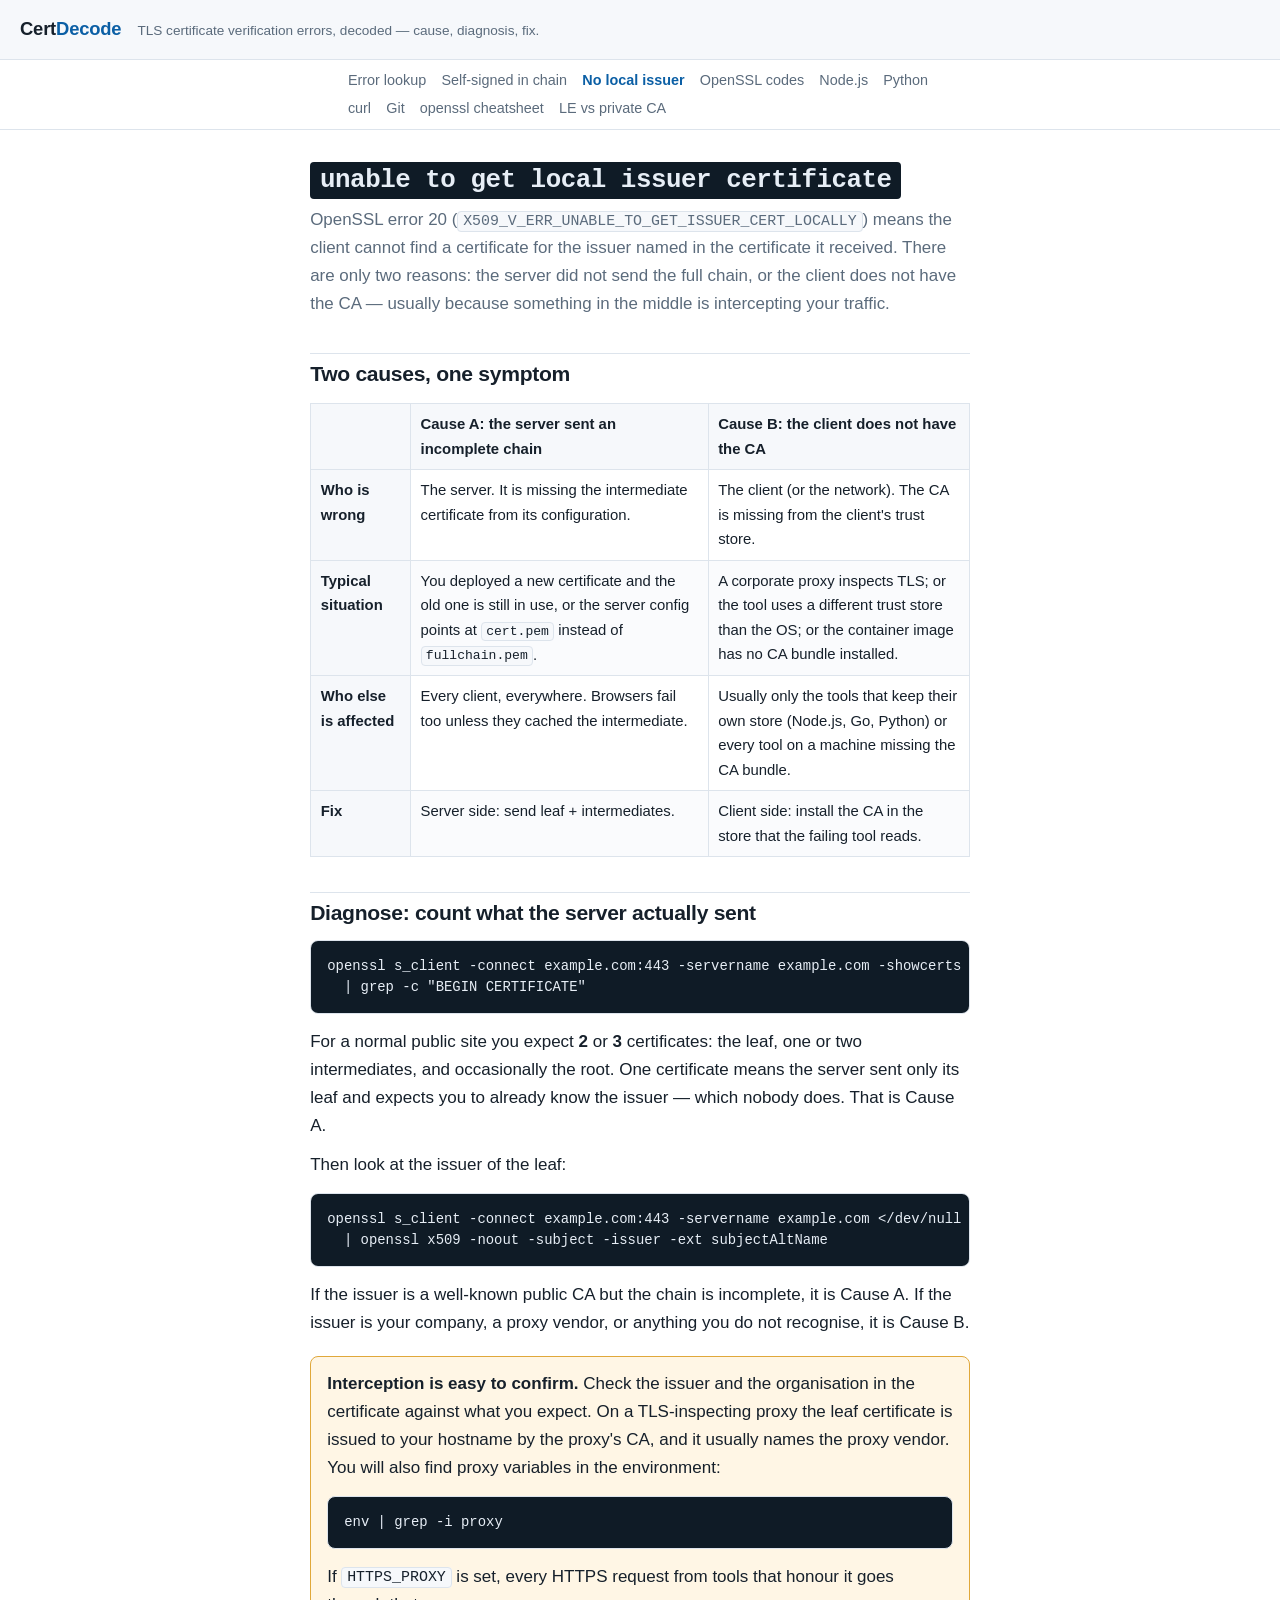
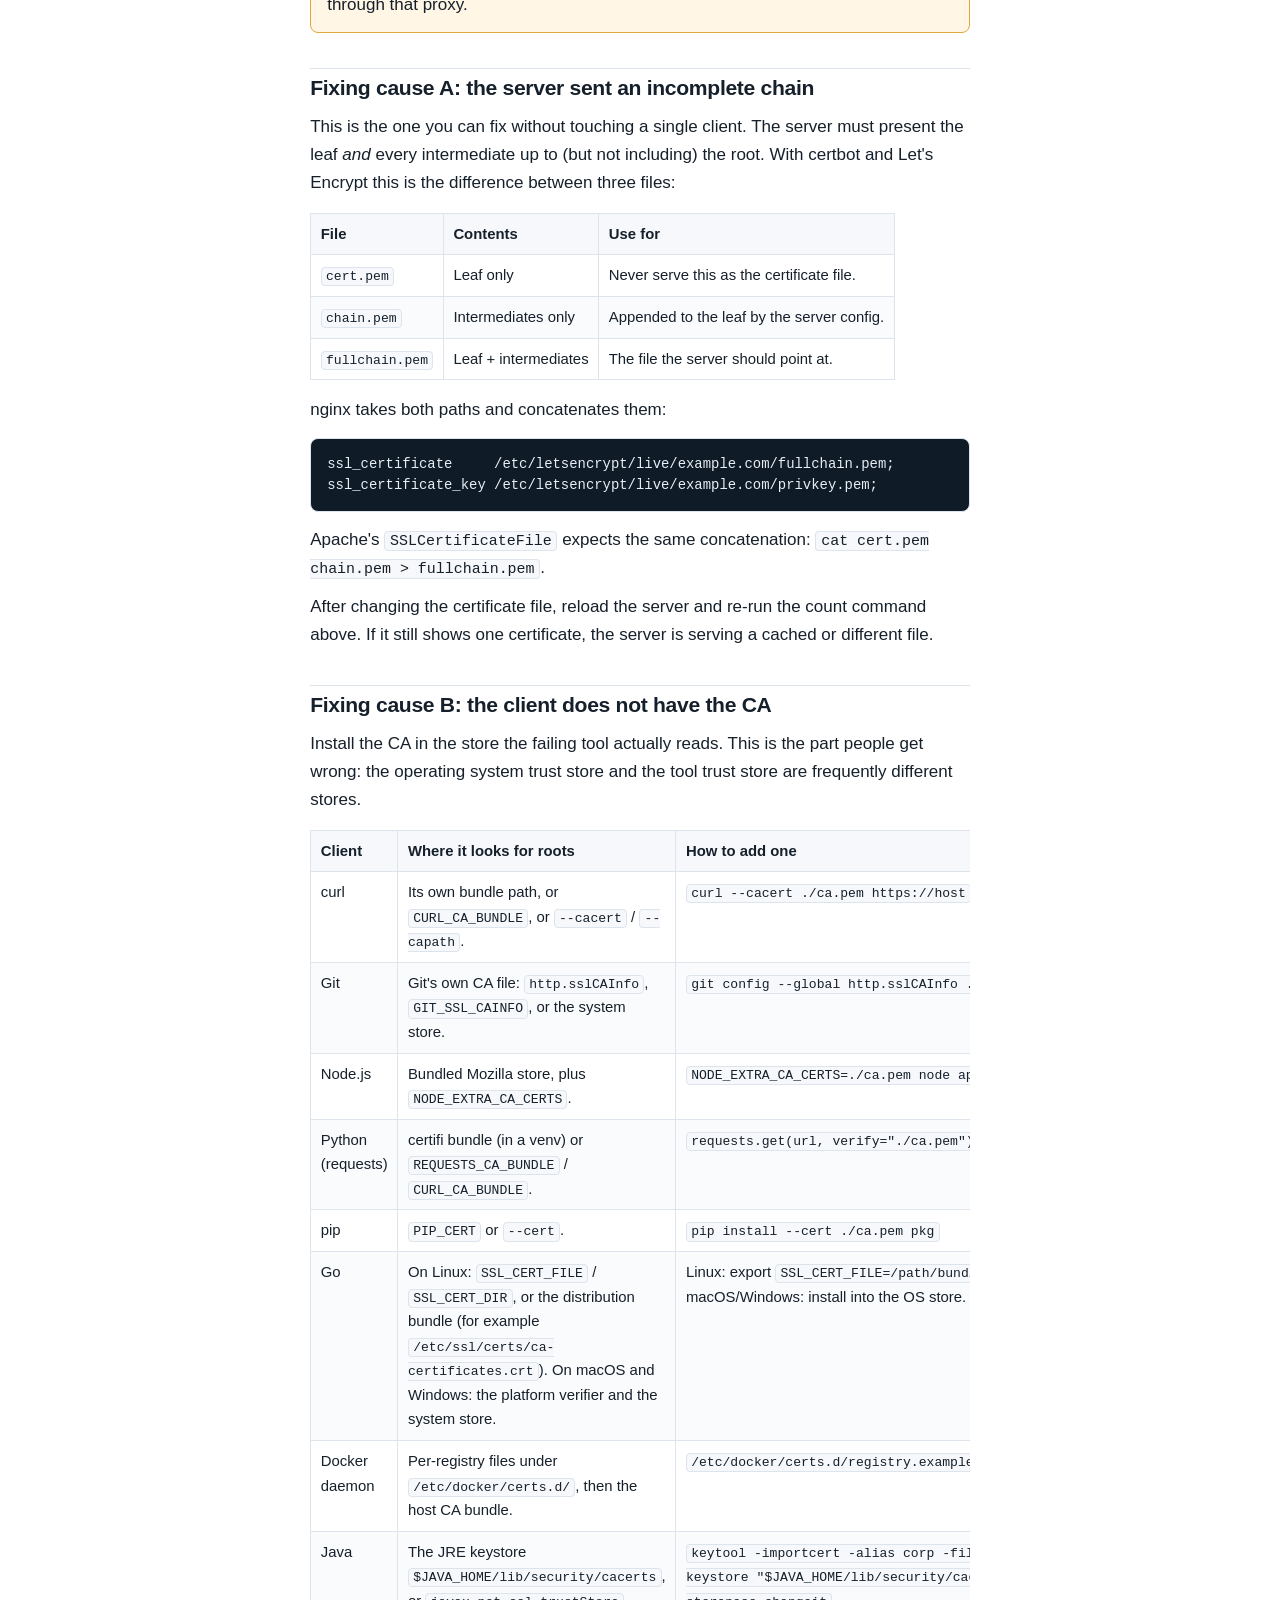
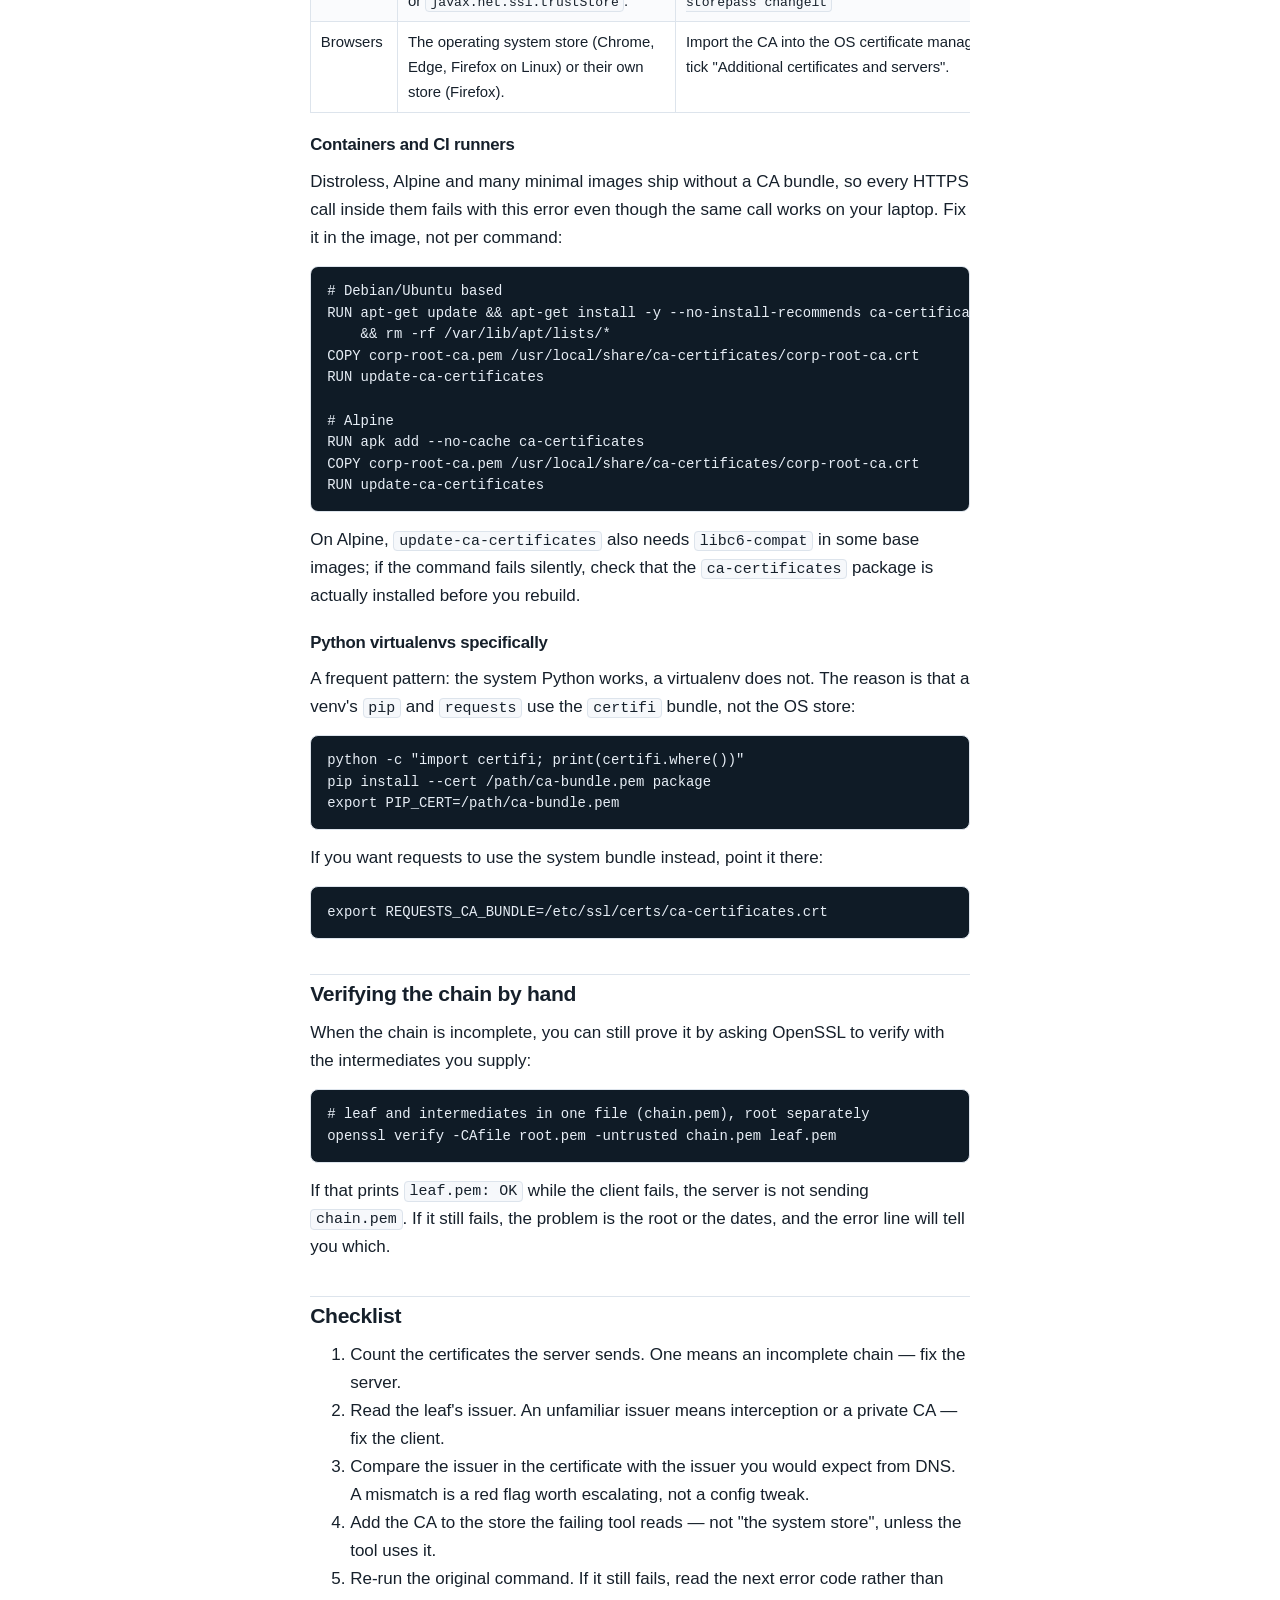
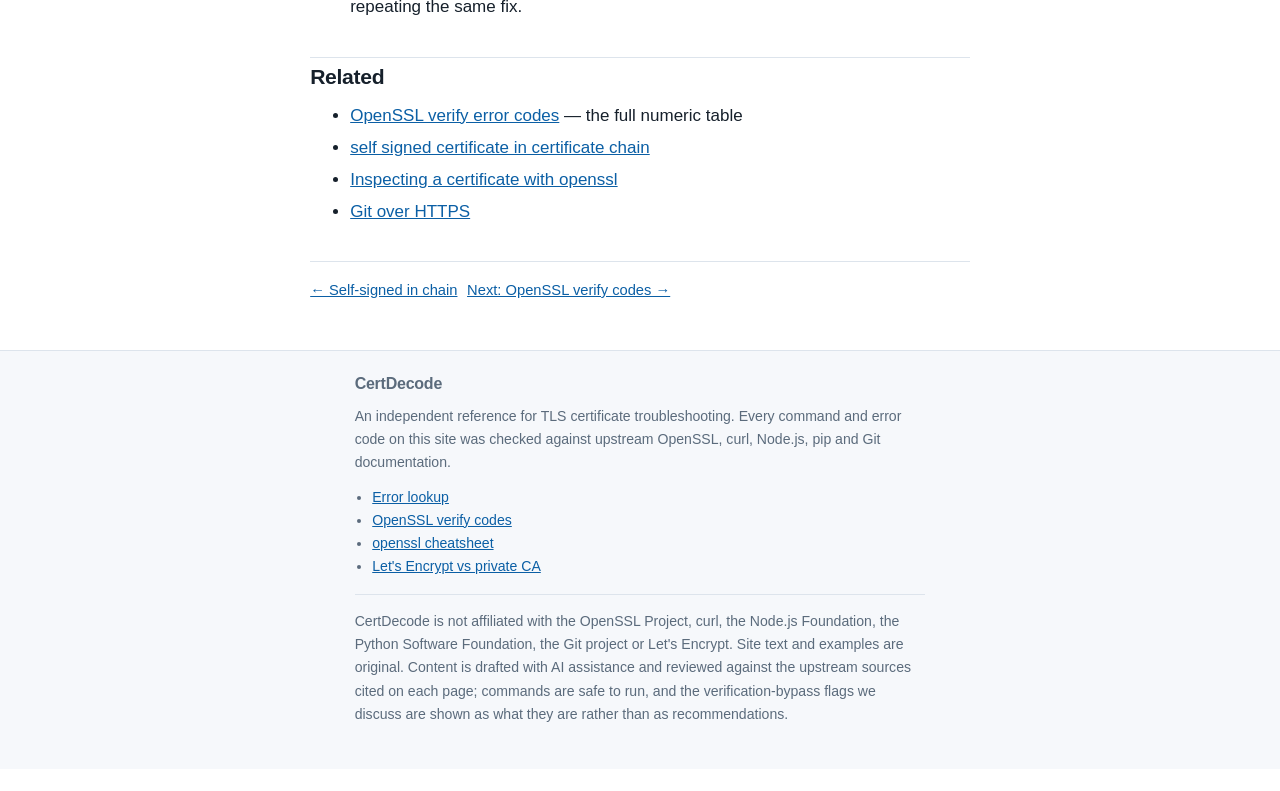
<file: certdecode/unable-to-get-local-issuer-certificate.html>
<!DOCTYPE html>
<html lang="en">
<head>
<meta charset="utf-8">
<meta name="viewport" content="width=device-width, initial-scale=1">
<title>unable to get local issuer certificate — missing intermediate or intercepting proxy</title>
<meta name="description" content="OpenSSL error 20 explained: how to tell a missing intermediate apart from a TLS-inspecting proxy, and the correct fix for curl, Git, Node.js, Python, Go, Docker and Java.">
<link rel="canonical" href="https://hemoeshock.github.io/hemosolutions/certdecode/unable-to-get-local-issuer-certificate.html">
<link rel="stylesheet" href="styles.css">
</head>
<body>
<a class="skip" href="#main">Skip to content</a>

<header class="site-header">
  <div class="wrap">
    <a class="brand" href="index.html">Cert<span>Decode</span></a>
    <p class="tagline">TLS certificate verification errors, decoded — cause, diagnosis, fix.</p>
  </div>
</header>

<nav class="site" aria-label="Sections">
  <ul>
    <li><a href="index.html">Error lookup</a></li>
    <li><a href="self-signed-certificate-in-chain.html">Self-signed in chain</a></li>
    <li><a href="unable-to-get-local-issuer-certificate.html" aria-current="page">No local issuer</a></li>
    <li><a href="openssl-verify-error-codes.html">OpenSSL codes</a></li>
    <li><a href="node-js-tls-certificate-errors.html">Node.js</a></li>
    <li><a href="python-certificate-verify-failed.html">Python</a></li>
    <li><a href="curl-error-60.html">curl</a></li>
    <li><a href="git-ssl-certificate-problem.html">Git</a></li>
    <li><a href="openssl-inspect-certificate.html">openssl cheatsheet</a></li>
    <li><a href="lets-encrypt-vs-private-ca.html">LE vs private CA</a></li>
  </ul>
</nav>

<main id="main">

<h1><span class="error-string">unable to get local issuer certificate</span></h1>
<p class="lede">OpenSSL error 20 (<code>X509_V_ERR_UNABLE_TO_GET_ISSUER_CERT_LOCALLY</code>) means the client cannot find a certificate for the issuer named in the certificate it received. There are only two reasons: the server did not send the full chain, or the client does not have the CA — usually because something in the middle is intercepting your traffic.</p>

<h2>Two causes, one symptom</h2>

<table>
  <thead>
    <tr><th></th><th>Cause A: the server sent an incomplete chain</th><th>Cause B: the client does not have the CA</th></tr>
  </thead>
  <tbody>
    <tr>
      <th>Who is wrong</th>
      <td>The server. It is missing the intermediate certificate from its configuration.</td>
      <td>The client (or the network). The CA is missing from the client's trust store.</td>
    </tr>
    <tr>
      <th>Typical situation</th>
      <td>You deployed a new certificate and the old one is still in use, or the server config points at <code>cert.pem</code> instead of <code>fullchain.pem</code>.</td>
      <td>A corporate proxy inspects TLS; or the tool uses a different trust store than the OS; or the container image has no CA bundle installed.</td>
    </tr>
    <tr>
      <th>Who else is affected</th>
      <td>Every client, everywhere. Browsers fail too unless they cached the intermediate.</td>
      <td>Usually only the tools that keep their own store (Node.js, Go, Python) or every tool on a machine missing the CA bundle.</td>
    </tr>
    <tr>
      <th>Fix</th>
      <td>Server side: send leaf + intermediates.</td>
      <td>Client side: install the CA in the store that the failing tool reads.</td>
    </tr>
  </tbody>
</table>

<h2>Diagnose: count what the server actually sent</h2>

<pre><code>openssl s_client -connect example.com:443 -servername example.com -showcerts &lt;/dev/null \
  | grep -c "BEGIN CERTIFICATE"</code></pre>

<p>For a normal public site you expect <strong>2</strong> or <strong>3</strong> certificates: the leaf, one or two intermediates, and occasionally the root. One certificate means the server sent only its leaf and expects you to already know the issuer — which nobody does. That is Cause A.</p>

<p>Then look at the issuer of the leaf:</p>

<pre><code>openssl s_client -connect example.com:443 -servername example.com &lt;/dev/null 2&gt;/dev/null \
  | openssl x509 -noout -subject -issuer -ext subjectAltName</code></pre>

<p>If the issuer is a well-known public CA but the chain is incomplete, it is Cause A. If the issuer is your company, a proxy vendor, or anything you do not recognise, it is Cause B.</p>

<div class="callout">
  <p><strong>Interception is easy to confirm.</strong> Check the issuer and the organisation in the certificate against what you expect. On a TLS-inspecting proxy the leaf certificate is issued to your hostname by the proxy's CA, and it usually names the proxy vendor. You will also find proxy variables in the environment:</p>
<pre><code>env | grep -i proxy</code></pre>
  <p>If <code>HTTPS_PROXY</code> is set, every HTTPS request from tools that honour it goes through that proxy.</p>
</div>

<h2>Fixing cause A: the server sent an incomplete chain</h2>

<p>This is the one you can fix without touching a single client. The server must present the leaf <em>and</em> every intermediate up to (but not including) the root. With certbot and Let's Encrypt this is the difference between three files:</p>

<table>
  <thead>
    <tr><th>File</th><th>Contents</th><th>Use for</th></tr>
  </thead>
  <tbody>
    <tr><td><code>cert.pem</code></td><td>Leaf only</td><td>Never serve this as the certificate file.</td></tr>
    <tr><td><code>chain.pem</code></td><td>Intermediates only</td><td>Appended to the leaf by the server config.</td></tr>
    <tr><td><code>fullchain.pem</code></td><td>Leaf + intermediates</td><td>The file the server should point at.</td></tr>
  </tbody>
</table>

<p>nginx takes both paths and concatenates them:</p>

<pre><code>ssl_certificate     /etc/letsencrypt/live/example.com/fullchain.pem;
ssl_certificate_key /etc/letsencrypt/live/example.com/privkey.pem;</code></pre>

<p>Apache's <code>SSLCertificateFile</code> expects the same concatenation: <code>cat cert.pem chain.pem &gt; fullchain.pem</code>.</p>

<p>After changing the certificate file, reload the server and re-run the count command above. If it still shows one certificate, the server is serving a cached or different file.</p>

<h2>Fixing cause B: the client does not have the CA</h2>

<p>Install the CA in the store the failing tool actually reads. This is the part people get wrong: the operating system trust store and the tool trust store are frequently different stores.</p>

<table>
  <thead>
    <tr><th>Client</th><th>Where it looks for roots</th><th>How to add one</th></tr>
  </thead>
  <tbody>
    <tr>
      <td>curl</td>
      <td>Its own bundle path, or <code>CURL_CA_BUNDLE</code>, or <code>--cacert</code> / <code>--capath</code>.</td>
      <td><code>curl --cacert ./ca.pem https://host</code></td>
    </tr>
    <tr>
      <td>Git</td>
      <td>Git's own CA file: <code>http.sslCAInfo</code>, <code>GIT_SSL_CAINFO</code>, or the system store.</td>
      <td><code>git config --global http.sslCAInfo ./ca.pem</code></td>
    </tr>
    <tr>
      <td>Node.js</td>
      <td>Bundled Mozilla store, plus <code>NODE_EXTRA_CA_CERTS</code>.</td>
      <td><code>NODE_EXTRA_CA_CERTS=./ca.pem node app.js</code></td>
    </tr>
    <tr>
      <td>Python (requests)</td>
      <td>certifi bundle (in a venv) or <code>REQUESTS_CA_BUNDLE</code> / <code>CURL_CA_BUNDLE</code>.</td>
      <td><code>requests.get(url, verify="./ca.pem")</code></td>
    </tr>
    <tr>
      <td>pip</td>
      <td><code>PIP_CERT</code> or <code>--cert</code>.</td>
      <td><code>pip install --cert ./ca.pem pkg</code></td>
    </tr>
    <tr id="go">
      <td>Go</td>
      <td>On Linux: <code>SSL_CERT_FILE</code> / <code>SSL_CERT_DIR</code>, or the distribution bundle (for example <code>/etc/ssl/certs/ca-certificates.crt</code>). On macOS and Windows: the platform verifier and the system store.</td>
      <td>Linux: export <code>SSL_CERT_FILE=/path/bundle.pem</code>. macOS/Windows: install into the OS store.</td>
    </tr>
    <tr>
      <td>Docker daemon</td>
      <td>Per-registry files under <code>/etc/docker/certs.d/</code>, then the host CA bundle.</td>
      <td><code>/etc/docker/certs.d/registry.example.com:443/ca.crt</code></td>
    </tr>
    <tr>
      <td>Java</td>
      <td>The JRE keystore <code>$JAVA_HOME/lib/security/cacerts</code>, or <code>javax.net.ssl.trustStore</code>.</td>
      <td><code>keytool -importcert -alias corp -file ca.pem -keystore "$JAVA_HOME/lib/security/cacerts" -storepass changeit</code></td>
    </tr>
    <tr>
      <td>Browsers</td>
      <td>The operating system store (Chrome, Edge, Firefox on Linux) or their own store (Firefox).</td>
      <td>Import the CA into the OS certificate manager; in Firefox also tick "Additional certificates and servers".</td>
    </tr>
  </tbody>
</table>

<h3>Containers and CI runners</h3>

<p>Distroless, Alpine and many minimal images ship without a CA bundle, so every HTTPS call inside them fails with this error even though the same call works on your laptop. Fix it in the image, not per command:</p>

<pre><code># Debian/Ubuntu based
RUN apt-get update &amp;&amp; apt-get install -y --no-install-recommends ca-certificates \
    &amp;&amp; rm -rf /var/lib/apt/lists/*
COPY corp-root-ca.pem /usr/local/share/ca-certificates/corp-root-ca.crt
RUN update-ca-certificates

# Alpine
RUN apk add --no-cache ca-certificates
COPY corp-root-ca.pem /usr/local/share/ca-certificates/corp-root-ca.crt
RUN update-ca-certificates</code></pre>

<p>On Alpine, <code>update-ca-certificates</code> also needs <code>libc6-compat</code> in some base images; if the command fails silently, check that the <code>ca-certificates</code> package is actually installed before you rebuild.</p>

<h3>Python virtualenvs specifically</h3>

<p>A frequent pattern: the system Python works, a virtualenv does not. The reason is that a venv's <code>pip</code> and <code>requests</code> use the <code>certifi</code> bundle, not the OS store:</p>

<pre><code>python -c "import certifi; print(certifi.where())"
pip install --cert /path/ca-bundle.pem package
export PIP_CERT=/path/ca-bundle.pem</code></pre>

<p>If you want requests to use the system bundle instead, point it there:</p>

<pre><code>export REQUESTS_CA_BUNDLE=/etc/ssl/certs/ca-certificates.crt</code></pre>

<h2>Verifying the chain by hand</h2>

<p>When the chain is incomplete, you can still prove it by asking OpenSSL to verify with the intermediates you supply:</p>

<pre><code># leaf and intermediates in one file (chain.pem), root separately
openssl verify -CAfile root.pem -untrusted chain.pem leaf.pem</code></pre>

<p>If that prints <code>leaf.pem: OK</code> while the client fails, the server is not sending <code>chain.pem</code>. If it still fails, the problem is the root or the dates, and the error line will tell you which.</p>

<!-- ADSENSE-SLOT -->

<h2>Checklist</h2>

<ol>
  <li>Count the certificates the server sends. One means an incomplete chain — fix the server.</li>
  <li>Read the leaf's issuer. An unfamiliar issuer means interception or a private CA — fix the client.</li>
  <li>Compare the issuer in the certificate with the issuer you would expect from DNS. A mismatch is a red flag worth escalating, not a config tweak.</li>
  <li>Add the CA to the store the failing tool reads — not "the system store", unless the tool uses it.</li>
  <li>Re-run the original command. If it still fails, read the next error code rather than repeating the same fix.</li>
</ol>

<h2>Related</h2>
<ul class="related">
  <li><a href="openssl-verify-error-codes.html">OpenSSL verify error codes</a> — the full numeric table</li>
  <li><a href="self-signed-certificate-in-chain.html">self signed certificate in certificate chain</a></li>
  <li><a href="openssl-inspect-certificate.html">Inspecting a certificate with openssl</a></li>
  <li><a href="git-ssl-certificate-problem.html">Git over HTTPS</a></li>
</ul>

<!-- AFFILIATE: managed-certificate-service -->

<div class="pager">
  <a href="self-signed-certificate-in-chain.html">&larr; Self-signed in chain</a>
  <a href="openssl-verify-error-codes.html">Next: OpenSSL verify codes &rarr;</a>
</div>

</main>

<footer class="site-footer">
  <div class="wrap">
    <h2>CertDecode</h2>
    <p>An independent reference for TLS certificate troubleshooting. Every command and error code on this site was checked against upstream OpenSSL, curl, Node.js, pip and Git documentation.</p>
    <ul>
      <li><a href="index.html">Error lookup</a></li>
      <li><a href="openssl-verify-error-codes.html">OpenSSL verify codes</a></li>
      <li><a href="openssl-inspect-certificate.html">openssl cheatsheet</a></li>
      <li><a href="lets-encrypt-vs-private-ca.html">Let's Encrypt vs private CA</a></li>
    </ul>
    <p class="disclosure">CertDecode is not affiliated with the OpenSSL Project, curl, the Node.js Foundation, the Python Software Foundation, the Git project or Let's Encrypt. Site text and examples are original. Content is drafted with AI assistance and reviewed against the upstream sources cited on each page; commands are safe to run, and the verification-bypass flags we discuss are shown as what they are rather than as recommendations.</p>
  </div>
</footer>

</body>
</html>
</file>
<file: styles.css>
:root {
  --ink: #14181f;
  --muted: #5b6472;
  --line: #e3e7ee;
  --bg: #ffffff;
  --soft: #f6f8fb;
  --accent: #1f5fd0;
  --accent-ink: #ffffff;
}
* { box-sizing: border-box; }
body {
  margin: 0;
  font: 16px/1.65 -apple-system, BlinkMacSystemFont, "Segoe UI", Roboto, Helvetica, Arial, sans-serif;
  color: var(--ink);
  background: var(--bg);
}
.wrap { max-width: 880px; margin: 0 auto; padding: 0 20px; }
header { border-bottom: 1px solid var(--line); background: var(--soft); }
header .wrap { display: flex; align-items: center; justify-content: space-between; padding-top: 14px; padding-bottom: 14px; flex-wrap: wrap; gap: 10px; }
.brand { font-weight: 700; font-size: 18px; text-decoration: none; color: var(--ink); letter-spacing: -0.01em; }
nav a { margin-left: 16px; color: var(--muted); text-decoration: none; font-size: 15px; }
nav a:hover { color: var(--accent); }
.hero { padding: 54px 0 18px; }
h1 { font-size: clamp(30px, 5vw, 42px); line-height: 1.15; letter-spacing: -0.02em; margin: 0 0 14px; }
.lede { font-size: 18px; color: var(--muted); max-width: 62ch; margin: 0; }
h2 { font-size: 22px; margin: 44px 0 14px; letter-spacing: -0.01em; }
h3 { font-size: 19px; margin: 0 0 6px; letter-spacing: -0.01em; }
.card { border: 1px solid var(--line); border-radius: 12px; padding: 22px; margin: 0 0 18px; background: var(--bg); }
.card-head { display: flex; flex-wrap: wrap; align-items: baseline; justify-content: space-between; gap: 8px; }
.price { font-size: 22px; font-weight: 700; margin: 0; white-space: nowrap; }
.note { font-size: 13px; font-weight: 400; color: var(--muted); }
details { margin: 12px 0 4px; }
summary { cursor: pointer; color: var(--accent); font-size: 15px; }
details ul { padding-left: 20px; }
details li { margin: 6px 0; }
code { background: var(--soft); border: 1px solid var(--line); border-radius: 4px; padding: 1px 5px; font-size: 14px; }
.cta { margin: 18px 0 6px; }
.btn { display: inline-block; background: var(--accent); color: var(--accent-ink); text-decoration: none;
  padding: 11px 20px; border-radius: 8px; font-weight: 600; font-size: 15px; }
.btn:hover { filter: brightness(1.07); }
.btn.ghost { background: transparent; color: var(--accent); border: 1px solid var(--accent); }
.fine { font-size: 13px; color: var(--muted); }
.disclosure { background: var(--soft); border-left: 3px solid var(--accent); padding: 12px 14px; border-radius: 0 8px 8px 0; }
footer { border-top: 1px solid var(--line); margin-top: 50px; padding: 22px 0 40px; color: var(--muted); font-size: 14px; }
footer a { color: var(--muted); }
@media (max-width: 560px) { nav a { margin-left: 10px; } .card-head { flex-direction: column; } }
</file>
<file: certdecode/styles.css>
/* CertDecode — shared stylesheet (no build step, no external requests) */

:root {
  --bg: #ffffff;
  --fg: #16202b;
  --muted: #5b6b7c;
  --line: #dde4ec;
  --panel: #f6f8fb;
  --accent: #0b5fa5;
  --accent-dark: #08436f;
  --code-bg: #0f1b26;
  --code-fg: #e7eef6;
  --warn-bg: #fff6e5;
  --warn-line: #e0a83b;
  --maxw: 74ch;
}

@media (prefers-color-scheme: dark) {
  :root {
    --bg: #10161d;
    --fg: #e6edf4;
    --muted: #9fb0c2;
    --line: #2a3644;
    --panel: #161f28;
    --accent: #6cb6ff;
    --accent-dark: #a4d3ff;
    --code-bg: #0a1118;
    --code-fg: #dbe7f2;
    --warn-bg: #2a2415;
    --warn-line: #c99a3a;
  }
}

* { box-sizing: border-box; }

html { -webkit-text-size-adjust: 100%; }

body {
  margin: 0;
  background: var(--bg);
  color: var(--fg);
  font-family: -apple-system, BlinkMacSystemFont, "Segoe UI", Roboto, "Helvetica Neue", Arial, sans-serif;
  font-size: 17px;
  line-height: 1.65;
}

.skip {
  position: absolute;
  left: -9999px;
  top: 0;
  background: var(--accent);
  color: #fff;
  padding: .6rem 1rem;
  z-index: 10;
}
.skip:focus { left: 0; }

.site-header {
  border-bottom: 1px solid var(--line);
  background: var(--panel);
}

.site-header .wrap {
  display: flex;
  flex-wrap: wrap;
  align-items: baseline;
  gap: .4rem 1rem;
  padding: .9rem 1.25rem;
}

.brand {
  font-size: 1.15rem;
  font-weight: 700;
  letter-spacing: -.01em;
  text-decoration: none;
  color: var(--fg);
}
.brand span { color: var(--accent); }

.tagline {
  margin: 0;
  color: var(--muted);
  font-size: .85rem;
}

nav.site {
  border-bottom: 1px solid var(--line);
  background: var(--bg);
}
nav.site ul {
  display: flex;
  flex-wrap: wrap;
  gap: .25rem .95rem;
  list-style: none;
  margin: 0 auto;
  padding: .55rem 1.25rem;
  max-width: 78ch;
  font-size: .9rem;
}
nav.site a { color: var(--muted); text-decoration: none; }
nav.site a:hover, nav.site a:focus { color: var(--accent); text-decoration: underline; }
nav.site a[aria-current="page"] { color: var(--accent); font-weight: 600; }

main {
  max-width: var(--maxw);
  margin: 0 auto;
  padding: 1.5rem 1.25rem 3rem;
}

h1, h2, h3 { line-height: 1.25; letter-spacing: -.015em; }
h1 { font-size: 1.9rem; margin: .2rem 0 .6rem; }
h2 { font-size: 1.32rem; margin: 2.2rem 0 .6rem; padding-top: .4rem; border-top: 1px solid var(--line); }
h3 { font-size: 1.05rem; margin: 1.4rem 0 .4rem; }
h4 { font-size: .97rem; margin: 1.1rem 0 .3rem; }

p, ul, ol, dl { margin: .7rem 0; }
a { color: var(--accent); }
a:hover { color: var(--accent-dark); }

.lede { font-size: 1.06rem; color: var(--muted); margin-top: 0; }

code {
  font-family: ui-monospace, SFMono-Regular, "SF Mono", Menlo, Consolas, "Liberation Mono", monospace;
  font-size: .88em;
  background: var(--panel);
  border: 1px solid var(--line);
  border-radius: 4px;
  padding: .08em .32em;
}

pre {
  background: var(--code-bg);
  color: var(--code-fg);
  padding: .9rem 1rem;
  border-radius: 8px;
  overflow-x: auto;
  font-size: .87rem;
  line-height: 1.55;
  border: 1px solid var(--line);
}
pre code { background: none; border: 0; padding: 0; color: inherit; font-size: inherit; }

table {
  width: 100%;
  border-collapse: collapse;
  margin: 1rem 0;
  font-size: .93rem;
  display: block;
  overflow-x: auto;
}
th, td {
  border: 1px solid var(--line);
  padding: .5rem .6rem;
  text-align: left;
  vertical-align: top;
}
th { background: var(--panel); }
tbody tr:nth-child(even) { background: color-mix(in srgb, var(--panel) 55%, transparent); }

blockquote {
  margin: 1rem 0;
  padding: .6rem 1rem;
  border-left: 3px solid var(--accent);
  background: var(--panel);
  color: var(--muted);
}

.callout {
  border: 1px solid var(--warn-line);
  background: var(--warn-bg);
  border-radius: 8px;
  padding: .8rem 1rem;
  margin: 1.2rem 0;
}
.callout p:first-child { margin-top: 0; }
.callout p:last-child { margin-bottom: 0; }
.callout strong { color: var(--fg); }

.card {
  border: 1px solid var(--line);
  border-radius: 10px;
  padding: .9rem 1.1rem;
  margin: 1rem 0;
  background: var(--panel);
}
.card h3 { margin-top: 0; }

.grid {
  display: grid;
  grid-template-columns: repeat(auto-fit, minmax(260px, 1fr));
  gap: 1rem;
  margin: 1.2rem 0;
}

.toc {
  border: 1px solid var(--line);
  border-radius: 10px;
  padding: .9rem 1.1rem;
  background: var(--panel);
}
.toc p { margin: 0 0 .4rem; font-weight: 600; }
.toc ul { margin: 0; padding-left: 1.1rem; }

.meta {
  color: var(--muted);
  font-size: .85rem;
  margin: .2rem 0 1.2rem;
}

.error-string {
  font-family: ui-monospace, SFMono-Regular, Menlo, Consolas, monospace;
  font-size: .85em;
  background: var(--code-bg);
  color: var(--code-fg);
  padding: .12em .38em;
  border-radius: 4px;
  word-break: break-word;
}

.pager {
  display: flex;
  flex-wrap: wrap;
  gap: .6rem;
  margin: 2.2rem 0 0;
  padding-top: 1rem;
  border-top: 1px solid var(--line);
  font-size: .92rem;
}

.related li { margin: .25rem 0; }

.site-footer {
  border-top: 1px solid var(--line);
  background: var(--panel);
  font-size: .88rem;
  color: var(--muted);
}
.site-footer .wrap {
  max-width: 78ch;
  margin: 0 auto;
  padding: 1.4rem 1.25rem 2rem;
}
.site-footer h2 { border: 0; margin: 0 0 .4rem; padding: 0; font-size: 1rem; }
.site-footer ul { padding-left: 1.1rem; }
.site-footer a { color: var(--accent); }
.site-footer .disclosure { border-top: 1px solid var(--line); margin-top: 1rem; padding-top: .9rem; }

.ads { margin: 1.6rem 0; }
.ads::before {
  content: "Advertisement";
  display: block;
  font-size: .7rem;
  letter-spacing: .08em;
  text-transform: uppercase;
  color: var(--muted);
  margin-bottom: .3rem;
}

@media (max-width: 560px) {
  body { font-size: 16px; }
  h1 { font-size: 1.55rem; }
  main { padding: 1.2rem 1rem 2.5rem; }
}
</file>
